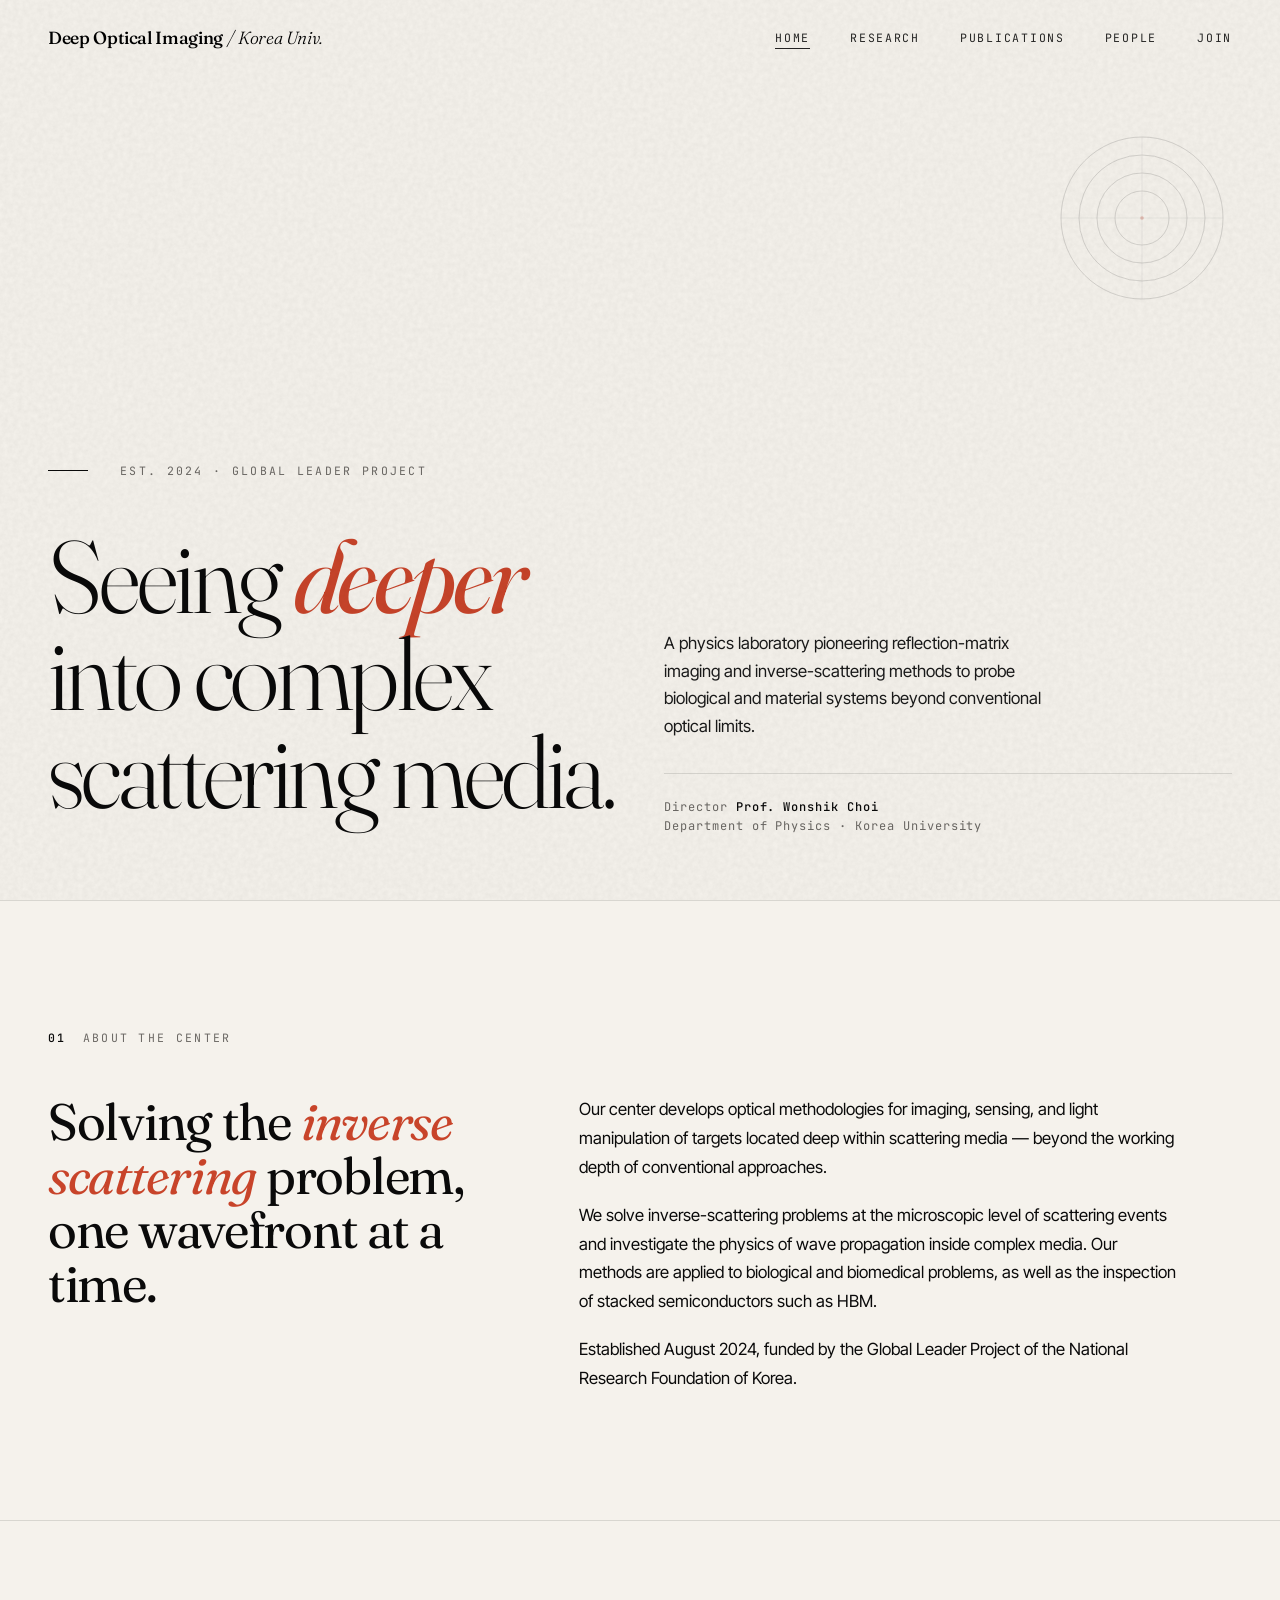
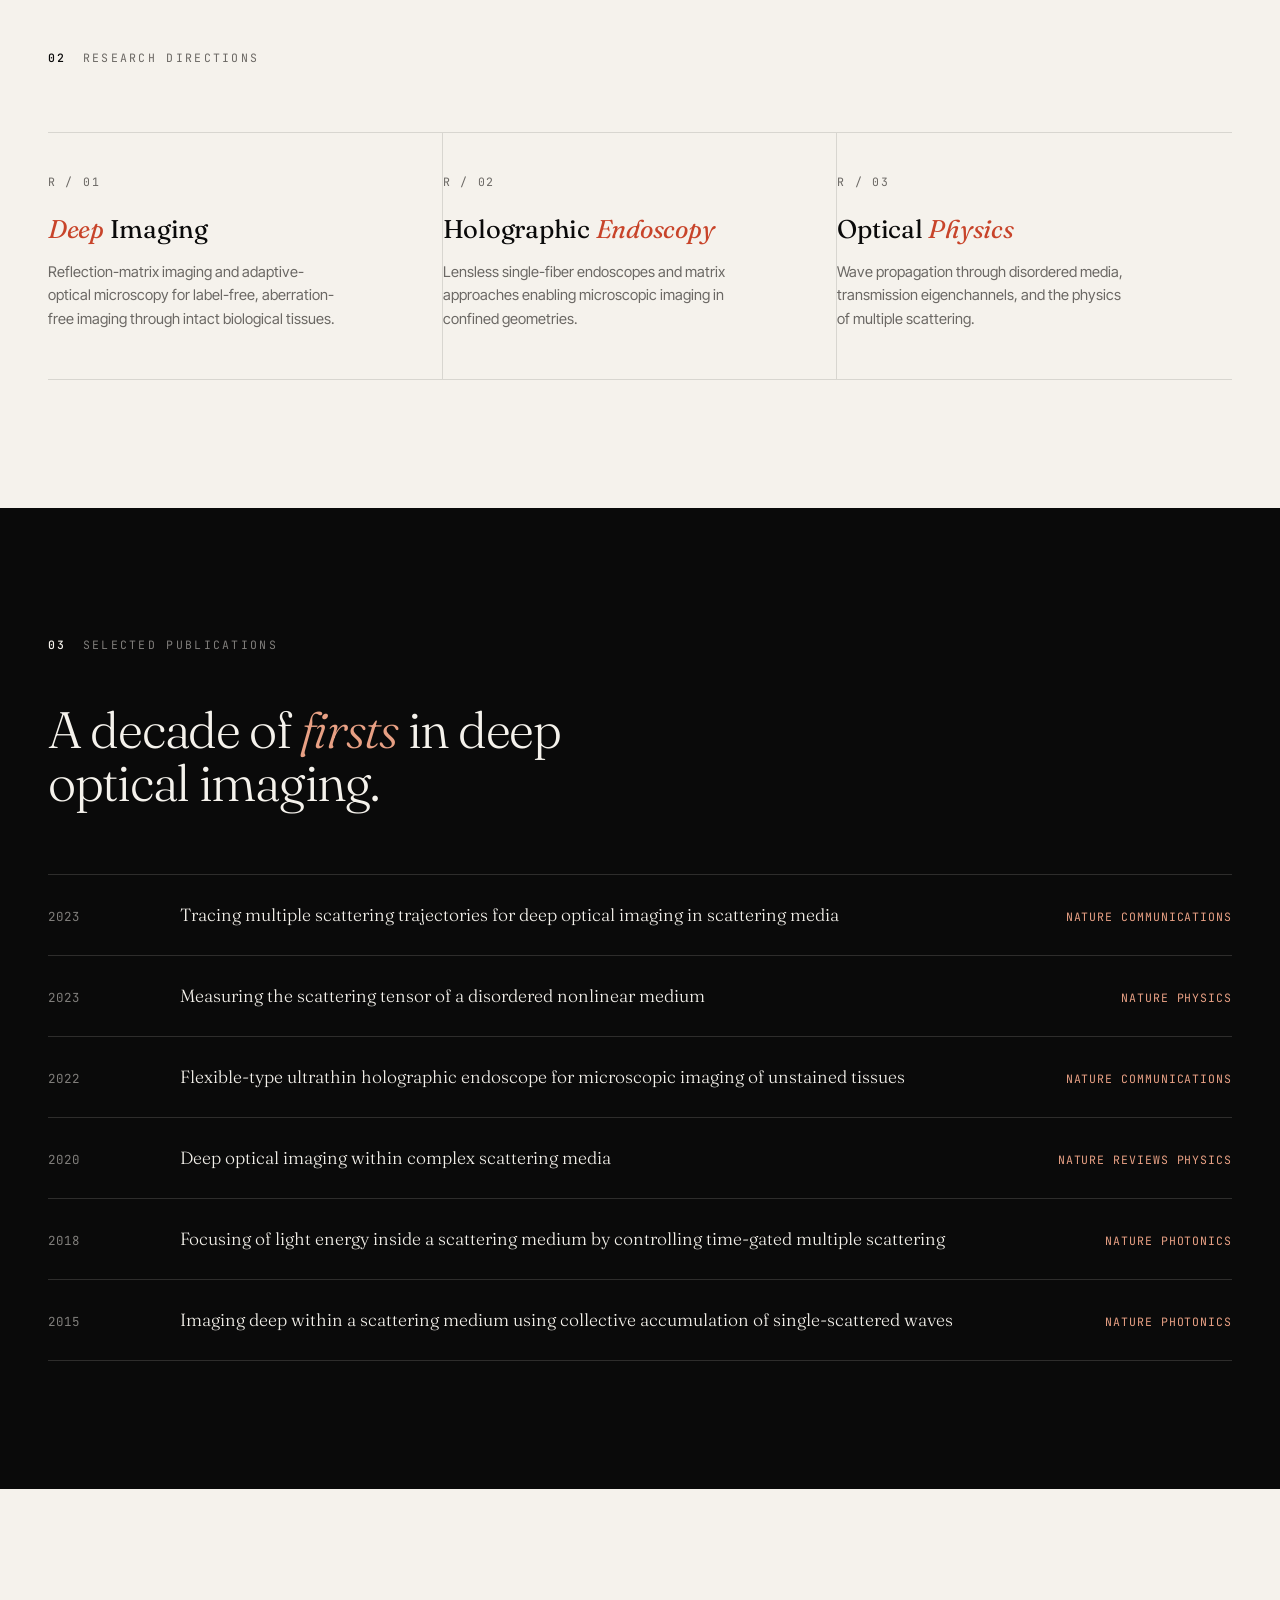
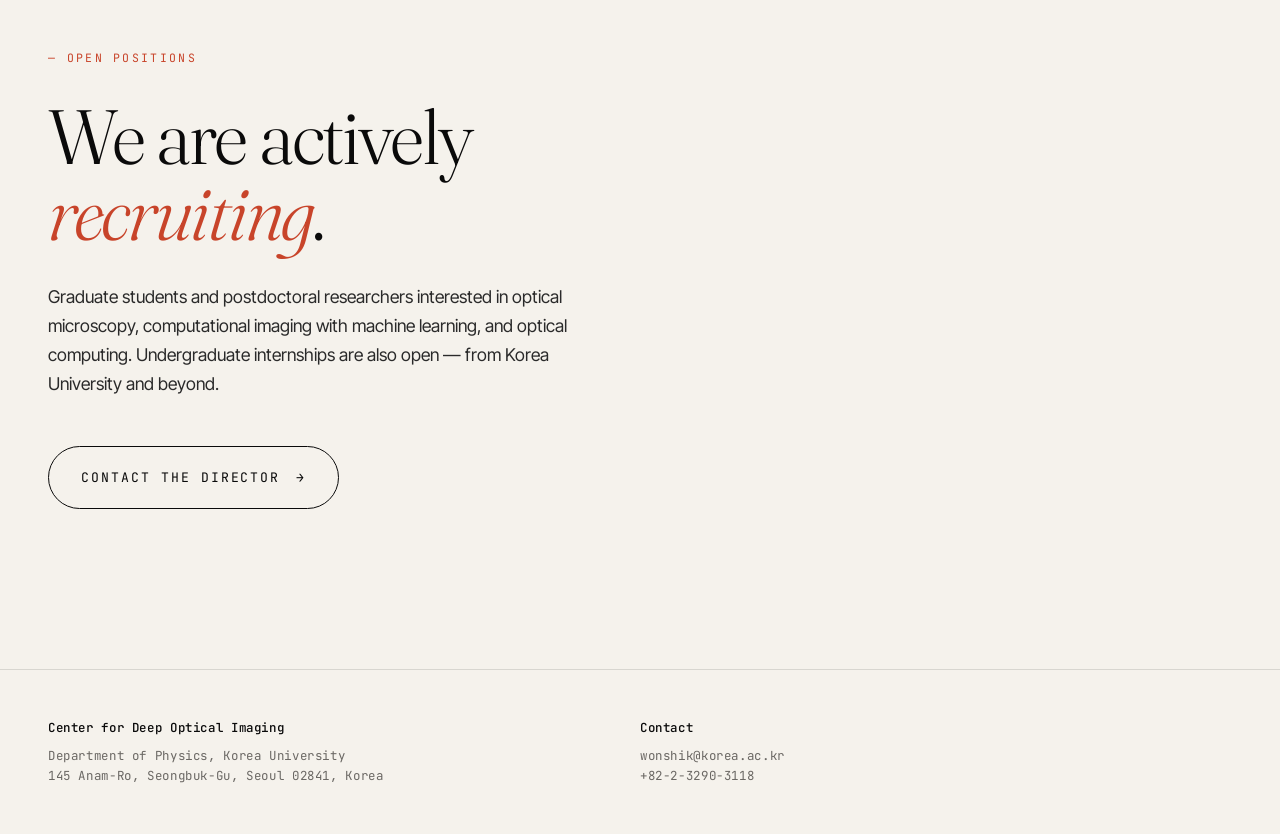
<file: index.html>
<!DOCTYPE html>
<html lang="en">
<head>
<meta charset="UTF-8" />
<meta name="viewport" content="width=device-width, initial-scale=1.0" />
<title>Center for Deep Optical Imaging — Korea University</title>
<link rel="preconnect" href="https://fonts.googleapis.com">
<link rel="preconnect" href="https://fonts.gstatic.com" crossorigin>
<link href="https://fonts.googleapis.com/css2?family=Fraunces:opsz,wght@9..144,300;9..144,400;9..144,500;9..144,600&family=JetBrains+Mono:wght@400;500&family=Inter+Tight:wght@400;500;600&display=swap" rel="stylesheet">
<link rel="stylesheet" href="css/main.css">
<style>
  /* Home-specific styles */
  .hero {
    min-height: 100vh;
    padding: 8rem 3rem 3rem;
    display: grid;
    grid-template-columns: 1fr 1fr;
    gap: 3rem;
    align-items: end;
    position: relative;
  }
  .hero-meta {
    font-family: 'JetBrains Mono', monospace;
    font-size: 0.72rem;
    letter-spacing: 0.2em;
    text-transform: uppercase;
    color: var(--muted);
    display: flex; gap: 2rem; align-items: center;
    margin-bottom: 3rem;
  }
  .hero-meta::before { content: ''; width: 40px; height: 1px; background: var(--ink); }
  .hero-title {
    font-family: 'Fraunces', serif;
    font-size: clamp(3rem, 8vw, 7.5rem);
    font-weight: 300;
    line-height: 0.95;
    letter-spacing: -0.035em;
    margin-bottom: 2rem;
  }
  .hero-title em { font-style: italic; font-weight: 400; color: var(--accent); }
  .hero-right { display: flex; flex-direction: column; gap: 2rem; padding-bottom: 1rem; }
  .hero-description { font-size: 1.05rem; line-height: 1.65; max-width: 38ch; color: #1a1a1a; }
  .hero-pi {
    padding-top: 1.5rem;
    border-top: 1px solid var(--line);
    font-family: 'JetBrains Mono', monospace;
    font-size: 0.75rem; letter-spacing: 0.08em; color: var(--muted);
  }
  .hero-pi strong { color: var(--ink); font-weight: 500; }
  .hero-visual {
    position: absolute; right: 3rem; top: 8rem;
    width: 180px; height: 180px; opacity: 0.3;
  }
  .hero-visual svg { width: 100%; height: 100%; }
  @keyframes driftA { 0%,100% { transform: translate(0,0); } 50% { transform: translate(12px, -8px); } }
  @keyframes driftB { 0%,100% { transform: translate(0,0); } 50% { transform: translate(-10px, 10px); } }

  .overview-grid {
    display: grid;
    grid-template-columns: 2fr 3fr;
    gap: 6rem;
    align-items: start;
  }
  .overview-heading {
    font-family: 'Fraunces', serif;
    font-size: clamp(2rem, 4vw, 3.5rem);
    line-height: 1.05;
    letter-spacing: -0.025em;
    font-weight: 400;
  }
  .overview-heading em { font-style: italic; color: var(--accent); }
  .overview-body { font-size: 1.05rem; line-height: 1.7; max-width: 60ch; }
  .overview-body p + p { margin-top: 1.25rem; }

  .research-grid {
    display: grid;
    grid-template-columns: repeat(3, 1fr);
    gap: 0;
    margin-top: 4rem;
    border-top: 1px solid var(--line);
  }
  .research-card {
    padding: 2.5rem 2rem 3rem 0;
    border-right: 1px solid var(--line);
    border-bottom: 1px solid var(--line);
    transition: background 0.4s, padding 0.4s;
    cursor: pointer;
    text-decoration: none; color: inherit; display: block;
  }
  .research-card:hover { background: var(--paper-soft); padding-left: 1rem; }
  .research-card:last-child { border-right: none; }
  .research-num { font-family: 'JetBrains Mono', monospace; font-size: 0.72rem; color: var(--muted); letter-spacing: 0.15em; margin-bottom: 1.5rem; }
  .research-title {
    font-family: 'Fraunces', serif; font-size: 1.6rem;
    font-weight: 400; letter-spacing: -0.01em; line-height: 1.15; margin-bottom: 1rem;
  }
  .research-title em { font-style: italic; color: var(--accent); }
  .research-desc { font-size: 0.92rem; color: var(--muted); line-height: 1.6; max-width: 32ch; }

  .pubs { background: var(--ink); color: var(--paper); padding: 8rem 3rem; }
  .pubs .section-label { color: rgba(245,242,236,0.5); }
  .pubs .section-label::before { color: var(--paper); }
  .pubs-heading {
    font-family: 'Fraunces', serif;
    font-size: clamp(2rem, 4vw, 3.5rem);
    font-weight: 300; line-height: 1.05; letter-spacing: -0.025em;
    max-width: 20ch; margin-bottom: 4rem;
  }
  .pubs-heading em { font-style: italic; color: var(--accent-soft); }
  .pub-list { list-style: none; }
  .pub-item {
    display: grid;
    grid-template-columns: 100px 1fr auto;
    gap: 2rem; padding: 1.75rem 0;
    border-top: 1px solid var(--line-dark);
    align-items: baseline; transition: padding 0.3s;
  }
  .pub-item:last-child { border-bottom: 1px solid var(--line-dark); }
  .pub-item:hover { padding-left: 1rem; }
  .pub-year { font-family: 'JetBrains Mono', monospace; font-size: 0.78rem; color: rgba(245,242,236,0.5); letter-spacing: 0.08em; }
  .pub-title { font-family: 'Fraunces', serif; font-size: 1.1rem; line-height: 1.35; font-weight: 300; }
  .pub-venue {
    font-family: 'JetBrains Mono', monospace; font-size: 0.72rem;
    color: var(--accent-soft); letter-spacing: 0.08em; text-transform: uppercase; white-space: nowrap;
  }

  .join { padding: 10rem 3rem; }
  .join-inner { max-width: 900px; }
  .join-label { font-family: 'JetBrains Mono', monospace; font-size: 0.72rem; letter-spacing: 0.2em; text-transform: uppercase; color: var(--accent); margin-bottom: 2rem; }
  .join-heading {
    font-family: 'Fraunces', serif;
    font-size: clamp(2.5rem, 6vw, 5rem);
    font-weight: 300; line-height: 0.98; letter-spacing: -0.03em; margin-bottom: 2rem;
  }
  .join-heading em { font-style: italic; color: var(--accent); }
  .join-body { font-size: 1.1rem; line-height: 1.65; max-width: 55ch; margin-bottom: 3rem; color: #2a2a2a; }
  .join-cta {
    display: inline-flex; align-items: center; gap: 1rem;
    font-family: 'JetBrains Mono', monospace; font-size: 0.82rem; letter-spacing: 0.15em; text-transform: uppercase;
    color: var(--ink); text-decoration: none;
    padding: 1.25rem 2rem; border: 1px solid var(--ink); border-radius: 999px;
    transition: all 0.3s;
  }
  .join-cta:hover { background: var(--ink); color: var(--paper); }
  .join-cta::after { content: '→'; transition: transform 0.3s; }
  .join-cta:hover::after { transform: translateX(4px); }

  @media (max-width: 900px) {
    .hero { grid-template-columns: 1fr; padding: 6rem 1.5rem 3rem; }
    .hero-visual { display: none; }
    .pubs, .join { padding: 5rem 1.5rem; }
    .overview-grid { grid-template-columns: 1fr; gap: 2rem; }
    .research-grid { grid-template-columns: 1fr; }
    .research-card { border-right: none; }
    .pub-item { grid-template-columns: 1fr; gap: 0.5rem; }
  }
</style>
</head>
<body>

<nav class="site-nav">
  <a href="index.html" class="nav-logo">Deep Optical Imaging<span> / Korea Univ.</span></a>
  <button class="nav-toggle" aria-label="Menu"><span></span><span></span><span></span></button>
  <ul class="nav-links">
    <li><a href="index.html" class="active">Home</a></li>
    <li><a href="research.html">Research</a></li>
    <li><a href="publications.html">Publications</a></li>
    <li><a href="people.html">People</a></li>
    <li><a href="#join">Join</a></li>
  </ul>
</nav>

<section class="hero">
  <div class="hero-visual">
    <svg viewBox="0 0 200 200" xmlns="http://www.w3.org/2000/svg">
      <g stroke="#0a0a0a" stroke-width="0.5" fill="none">
        <circle cx="100" cy="100" r="30" style="animation: driftA 8s ease-in-out infinite;"/>
        <circle cx="100" cy="100" r="50"/>
        <circle cx="100" cy="100" r="70" style="animation: driftB 10s ease-in-out infinite;"/>
        <circle cx="100" cy="100" r="90"/>
      </g>
      <g fill="#c8442a"><circle cx="100" cy="100" r="2"/></g>
      <g stroke="#0a0a0a" stroke-width="0.3" opacity="0.6">
        <line x1="10" y1="100" x2="190" y2="100"/>
        <line x1="100" y1="10" x2="100" y2="190"/>
      </g>
    </svg>
  </div>

  <div>
    <div class="hero-meta"><span>Est. 2024 · Global Leader Project</span></div>
    <h1 class="hero-title">
      Seeing <em>deeper</em><br>
      into complex<br>
      scattering media.
    </h1>
  </div>

  <div class="hero-right">
    <p class="hero-description">
      A physics laboratory pioneering reflection-matrix imaging and inverse-scattering methods to probe biological and material systems beyond conventional optical limits.
    </p>
    <div class="hero-pi">
      Director <strong>Prof. Wonshik Choi</strong><br>
      Department of Physics · Korea University
    </div>
  </div>
</section>

<section class="section" id="overview">
  <div class="section-label" data-num="01">About the Center</div>
  <div class="overview-grid">
    <h2 class="overview-heading">
      Solving the <em>inverse scattering</em> problem, one wavefront at a time.
    </h2>
    <div class="overview-body">
      <p>Our center develops optical methodologies for imaging, sensing, and light manipulation of targets located deep within scattering media — beyond the working depth of conventional approaches.</p>
      <p>We solve inverse-scattering problems at the microscopic level of scattering events and investigate the physics of wave propagation inside complex media. Our methods are applied to biological and biomedical problems, as well as the inspection of stacked semiconductors such as HBM.</p>
      <p>Established August 2024, funded by the Global Leader Project of the National Research Foundation of Korea.</p>
    </div>
  </div>
</section>

<section class="section" id="research">
  <div class="section-label" data-num="02">Research Directions</div>
  <div class="research-grid">
    <a href="research.html#deep-imaging" class="research-card">
      <div class="research-num">R / 01</div>
      <h3 class="research-title"><em>Deep</em> Imaging</h3>
      <p class="research-desc">Reflection-matrix imaging and adaptive-optical microscopy for label-free, aberration-free imaging through intact biological tissues.</p>
    </a>
    <a href="research.html#endoscopy" class="research-card">
      <div class="research-num">R / 02</div>
      <h3 class="research-title">Holographic <em>Endoscopy</em></h3>
      <p class="research-desc">Lensless single-fiber endoscopes and matrix approaches enabling microscopic imaging in confined geometries.</p>
    </a>
    <a href="research.html#optical-physics" class="research-card">
      <div class="research-num">R / 03</div>
      <h3 class="research-title">Optical <em>Physics</em></h3>
      <p class="research-desc">Wave propagation through disordered media, transmission eigenchannels, and the physics of multiple scattering.</p>
    </a>
  </div>
</section>

<section class="pubs" id="publications">
  <div class="section-label" data-num="03">Selected Publications</div>
  <h2 class="pubs-heading">A decade of <em>firsts</em> in deep optical imaging.</h2>
  <ul class="pub-list">
    <li class="pub-item">
      <span class="pub-year">2023</span>
      <span class="pub-title">Tracing multiple scattering trajectories for deep optical imaging in scattering media</span>
      <span class="pub-venue">Nature Communications</span>
    </li>
    <li class="pub-item">
      <span class="pub-year">2023</span>
      <span class="pub-title">Measuring the scattering tensor of a disordered nonlinear medium</span>
      <span class="pub-venue">Nature Physics</span>
    </li>
    <li class="pub-item">
      <span class="pub-year">2022</span>
      <span class="pub-title">Flexible-type ultrathin holographic endoscope for microscopic imaging of unstained tissues</span>
      <span class="pub-venue">Nature Communications</span>
    </li>
    <li class="pub-item">
      <span class="pub-year">2020</span>
      <span class="pub-title">Deep optical imaging within complex scattering media</span>
      <span class="pub-venue">Nature Reviews Physics</span>
    </li>
    <li class="pub-item">
      <span class="pub-year">2018</span>
      <span class="pub-title">Focusing of light energy inside a scattering medium by controlling time-gated multiple scattering</span>
      <span class="pub-venue">Nature Photonics</span>
    </li>
    <li class="pub-item">
      <span class="pub-year">2015</span>
      <span class="pub-title">Imaging deep within a scattering medium using collective accumulation of single-scattered waves</span>
      <span class="pub-venue">Nature Photonics</span>
    </li>
  </ul>
</section>

<section class="join" id="join">
  <div class="join-inner">
    <div class="join-label">— Open Positions</div>
    <h2 class="join-heading">We are actively<br><em>recruiting</em>.</h2>
    <p class="join-body">Graduate students and postdoctoral researchers interested in optical microscopy, computational imaging with machine learning, and optical computing. Undergraduate internships are also open — from Korea University and beyond.</p>
    <a href="mailto:wonshik@korea.ac.kr" class="join-cta">Contact the Director</a>
  </div>
</section>

<footer>
  <div>
    <strong>Center for Deep Optical Imaging</strong>
    Department of Physics, Korea University<br>
    145 Anam-Ro, Seongbuk-Gu, Seoul 02841, Korea
  </div>
  <div>
    <strong>Contact</strong>
    <a href="mailto:wonshik@korea.ac.kr">wonshik@korea.ac.kr</a><br>
    +82-2-3290-3118
  </div>
</footer>

<script src="js/reveal.js"></script>
</body>
</html>
</file>
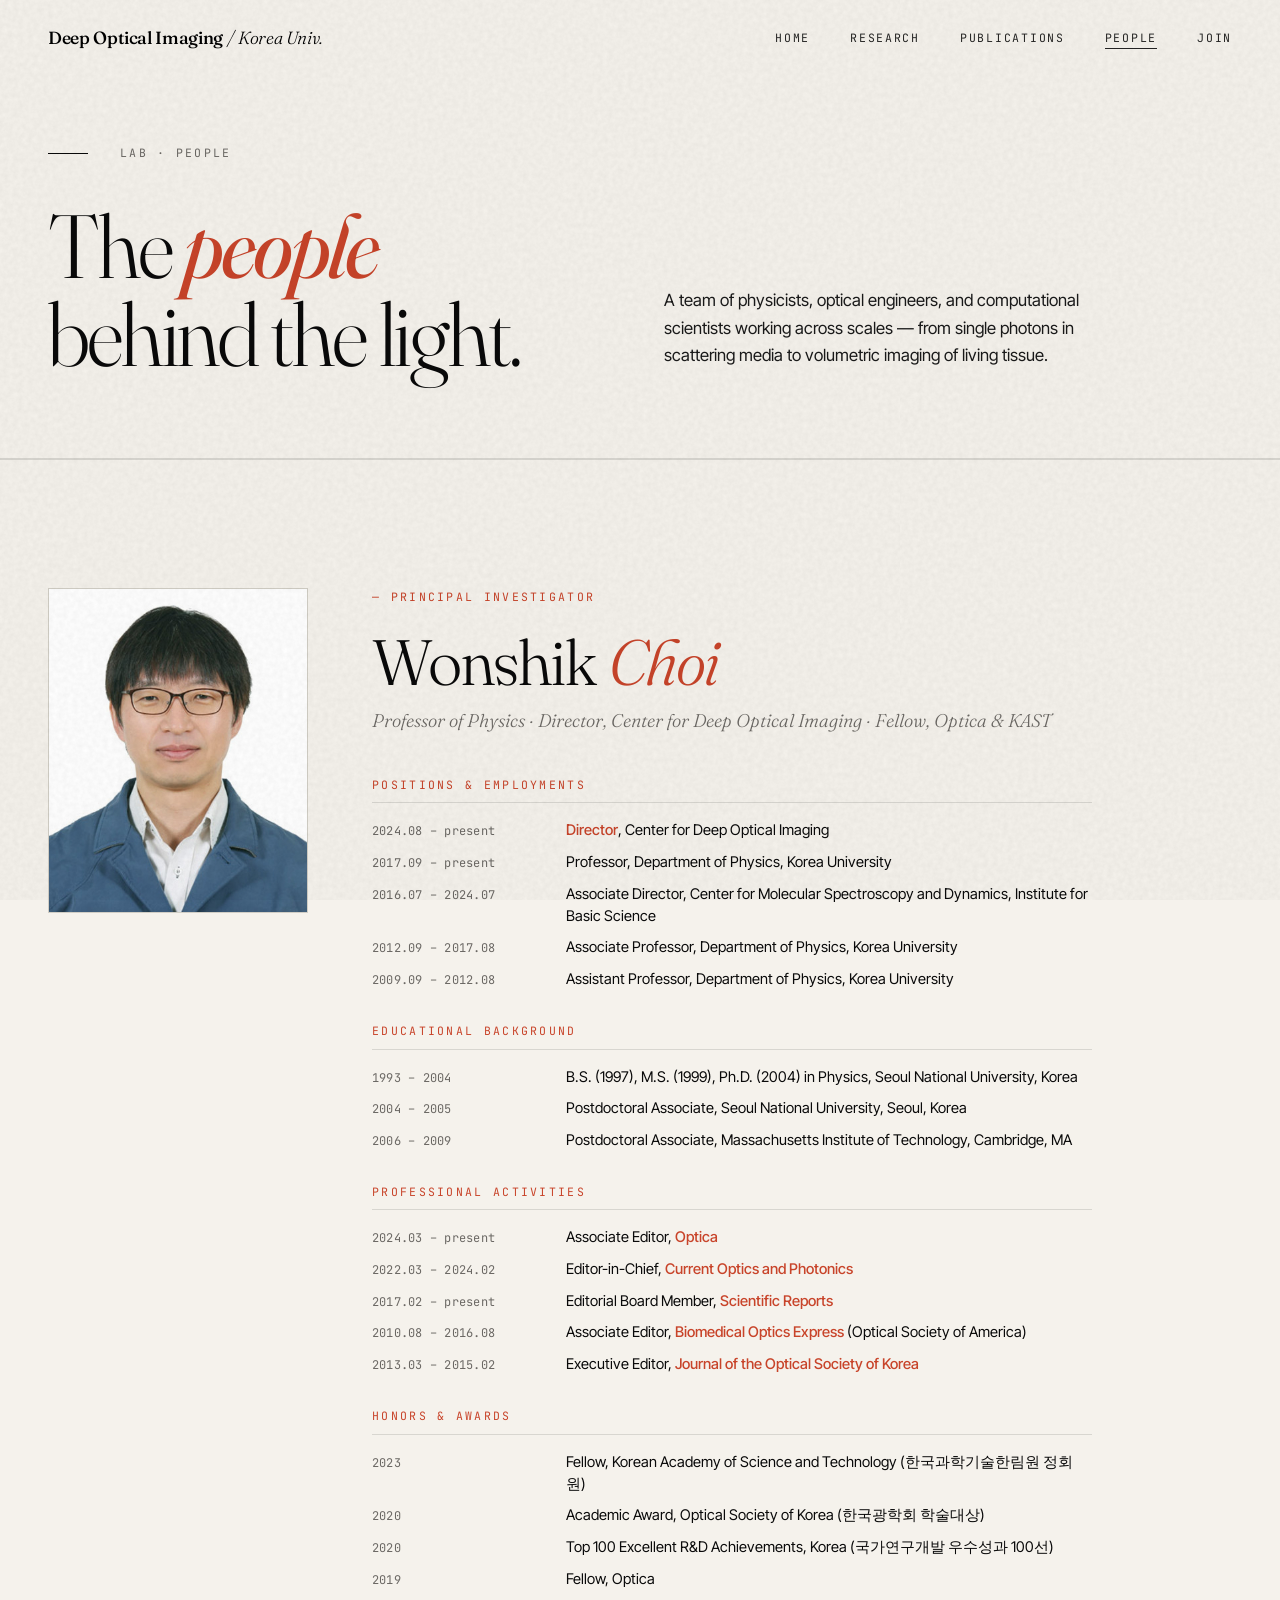
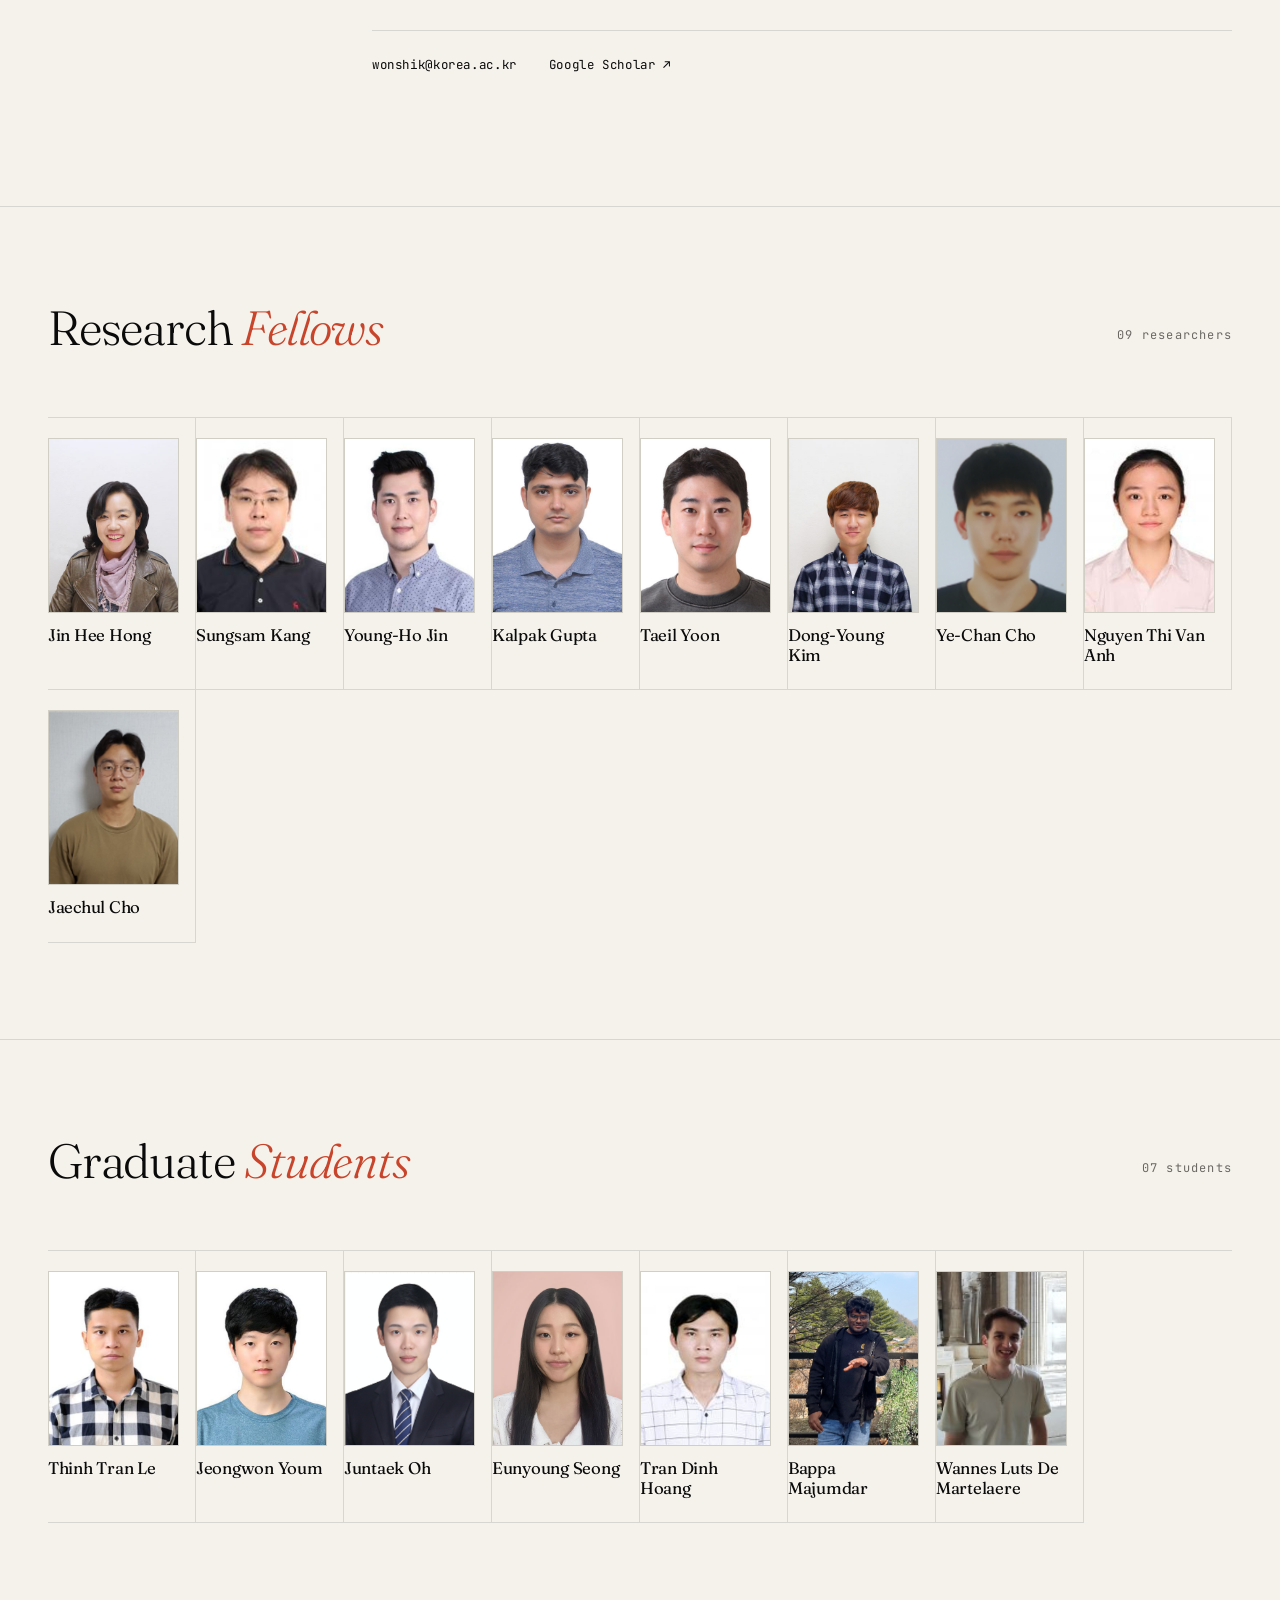
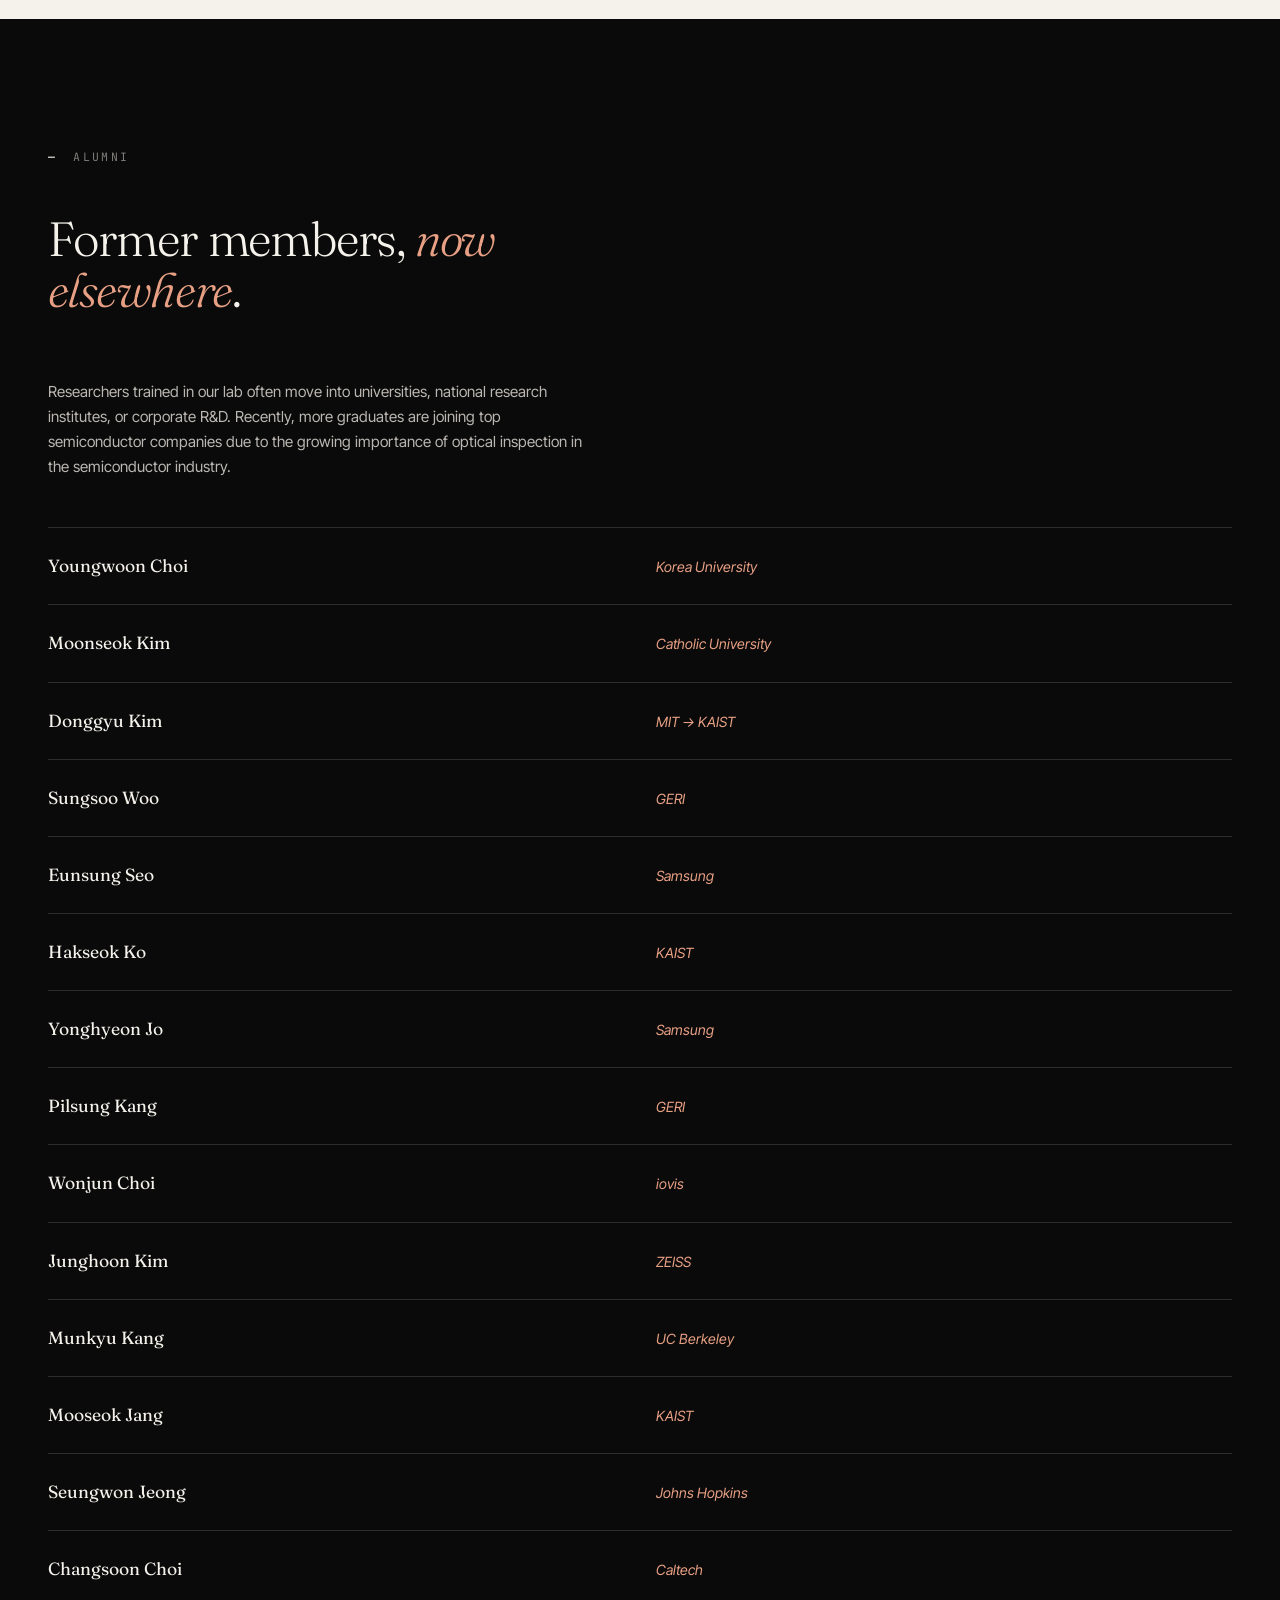
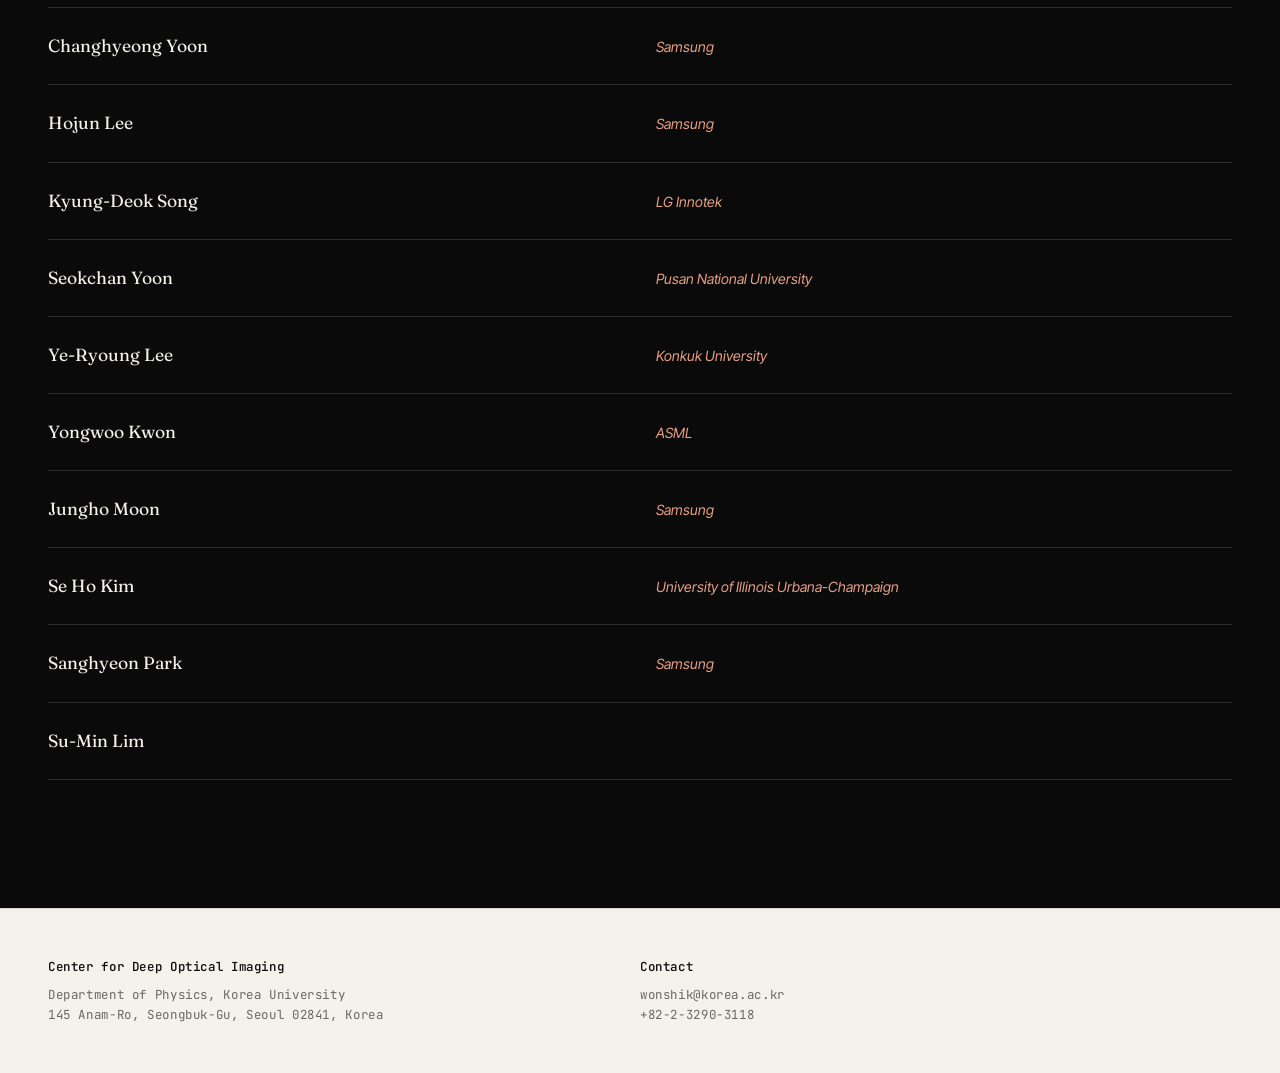
<file: people.html>
<!DOCTYPE html>
<html lang="en">
<head>
<meta charset="UTF-8" />
<meta name="viewport" content="width=device-width, initial-scale=1.0" />
<title>People — Center for Deep Optical Imaging</title>
<link rel="preconnect" href="https://fonts.googleapis.com">
<link rel="preconnect" href="https://fonts.gstatic.com" crossorigin>
<link href="https://fonts.googleapis.com/css2?family=Fraunces:opsz,wght@9..144,300;9..144,400;9..144,500;9..144,600&family=JetBrains+Mono:wght@400;500&family=Inter+Tight:wght@400;500;600&display=swap" rel="stylesheet">
<link rel="stylesheet" href="css/main.css">
<style>
  /* ---- PI feature block ---- */
  .pi-block {
    padding: 8rem 3rem;
    display: grid;
    grid-template-columns: 260px 1fr;
    gap: 4rem;
    align-items: start;
    border-top: 1px solid var(--line);
  }
  .pi-portrait {
    aspect-ratio: 4 / 5;
    background: var(--paper-soft);
    position: relative;
    overflow: hidden;
    border: 1px solid var(--line);
    max-width: 260px;
  }
  /* Portrait placeholder with abstract optical pattern */
  .pi-portrait::before {
    content: '';
    position: absolute; inset: 0;
    background:
      radial-gradient(circle at 50% 40%, rgba(200,68,42,0.15) 0%, transparent 40%),
      repeating-linear-gradient(
        135deg,
        transparent 0,
        transparent 8px,
        rgba(10,10,10,0.04) 8px,
        rgba(10,10,10,0.04) 9px
      );
  }
  .pi-portrait-label {
    position: absolute;
    bottom: 1.5rem; left: 1.5rem;
    font-family: 'JetBrains Mono', monospace;
    font-size: 0.7rem;
    letter-spacing: 0.2em;
    text-transform: uppercase;
    color: var(--muted);
  }

  .pi-info .pi-role {
    font-family: 'JetBrains Mono', monospace;
    font-size: 0.72rem;
    letter-spacing: 0.2em;
    text-transform: uppercase;
    color: var(--accent);
    margin-bottom: 1.5rem;
  }
  .pi-info .pi-name {
    font-family: 'Fraunces', serif;
    font-size: clamp(2.5rem, 5vw, 4rem);
    font-weight: 300;
    letter-spacing: -0.03em;
    line-height: 1;
    margin-bottom: 0.75rem;
  }
  .pi-info .pi-name em { font-style: italic; color: var(--accent); }
  .pi-info .pi-title {
    font-family: 'Fraunces', serif;
    font-style: italic;
    font-weight: 300;
    font-size: 1.15rem;
    color: var(--muted);
    margin-bottom: 2.5rem;
  }
  .pi-bio {
    font-size: 1rem;
    line-height: 1.7;
    max-width: 52ch;
    margin-bottom: 2rem;
  }
  .pi-bio p + p { margin-top: 1rem; }

  /* ---- Structured CV ---- */
  .pi-cv {
    margin-bottom: 2.5rem;
    max-width: 720px;
  }
  .pi-cv-section + .pi-cv-section { margin-top: 2rem; }
  .pi-cv-title {
    font-family: 'JetBrains Mono', monospace;
    font-size: 0.72rem;
    letter-spacing: 0.2em;
    text-transform: uppercase;
    color: var(--accent);
    margin-bottom: 1rem;
    padding-bottom: 0.5rem;
    border-bottom: 1px solid var(--line);
  }
  .pi-cv-list {
    list-style: none;
    display: grid;
    gap: 0.6rem;
  }
  .pi-cv-list li {
    display: grid;
    grid-template-columns: 170px 1fr;
    gap: 1.5rem;
    font-size: 0.92rem;
    line-height: 1.5;
    align-items: baseline;
  }
  .pi-cv-list .cv-when {
    font-family: 'JetBrains Mono', monospace;
    font-size: 0.75rem;
    color: var(--muted);
    letter-spacing: 0.02em;
    white-space: nowrap;
  }
  .pi-cv-list .cv-what { color: var(--ink); }
  .pi-cv-list .cv-what em { color: var(--accent); font-style: normal; font-weight: 500; }

  @media (max-width: 700px) {
    .pi-cv-list li { grid-template-columns: 1fr; gap: 0.2rem; }
  }
  .pi-links {
    display: flex;
    gap: 2rem;
    padding-top: 1.5rem;
    border-top: 1px solid var(--line);
    font-family: 'JetBrains Mono', monospace;
    font-size: 0.78rem;
    letter-spacing: 0.05em;
  }
  .pi-links a {
    color: var(--ink);
    text-decoration: none;
    border-bottom: 1px solid transparent;
    padding-bottom: 2px;
    transition: border-color 0.3s, color 0.3s;
  }
  .pi-links a:hover { border-color: var(--accent); color: var(--accent); }

  /* ---- People section (postdocs/students) ---- */
  .people-section {
    padding: 6rem 3rem;
    border-top: 1px solid var(--line);
  }
  .people-section-header {
    display: grid;
    grid-template-columns: 1fr 2fr;
    gap: 3rem;
    align-items: end;
    margin-bottom: 4rem;
  }
  .people-section-title {
    font-family: 'Fraunces', serif;
    font-size: clamp(2rem, 4vw, 3rem);
    font-weight: 300;
    letter-spacing: -0.025em;
    line-height: 1.05;
  }
  .people-section-title em { font-style: italic; color: var(--accent); }
  .people-count {
    font-family: 'JetBrains Mono', monospace;
    font-size: 0.75rem;
    letter-spacing: 0.1em;
    color: var(--muted);
    text-align: right;
    padding-bottom: 0.5rem;
  }

  .people-grid {
    display: grid;
    grid-template-columns: repeat(auto-fill, minmax(140px, 1fr));
    gap: 0;
    border-top: 1px solid var(--line);
  }
  .person {
    padding: 1.25rem 1rem 1.25rem 0;
    border-right: 1px solid var(--line);
    border-bottom: 1px solid var(--line);
    transition: background 0.3s, padding 0.3s;
    display: block;
    text-decoration: none;
    color: inherit;
    cursor: pointer;
  }
  .person:hover {
    background: var(--paper-soft);
    padding-left: 1rem;
  }
  .person-photo {
    aspect-ratio: 3 / 4;
    background: var(--paper-soft);
    position: relative;
    overflow: hidden;
    margin-bottom: 0.85rem;
    border: 1px solid var(--line);
  }
  .person-photo img {
    width: 100%; height: 100%;
    object-fit: cover;
    position: relative; z-index: 1;
  }
  /* Abstract placeholder pattern — varies per index via nth-child */
  .person-photo::before {
    content: '';
    position: absolute; inset: 0;
    background:
      radial-gradient(circle at var(--cx, 50%) var(--cy, 50%), rgba(200,68,42,0.12) 0%, transparent 45%),
      repeating-linear-gradient(
        var(--angle, 45deg),
        transparent 0,
        transparent 6px,
        rgba(10,10,10,0.05) 6px,
        rgba(10,10,10,0.05) 7px
      );
  }
  .person-photo::after {
    content: '';
    position: absolute;
    width: 8px; height: 8px;
    background: var(--accent);
    border-radius: 50%;
    top: var(--dot-y, 30%);
    left: var(--dot-x, 70%);
    opacity: 0.6;
  }
  .person:nth-child(6n+1) .person-photo { --cx: 30%; --cy: 60%; --angle: 30deg; --dot-x: 70%; --dot-y: 30%; }
  .person:nth-child(6n+2) .person-photo { --cx: 70%; --cy: 30%; --angle: 60deg; --dot-x: 30%; --dot-y: 70%; }
  .person:nth-child(6n+3) .person-photo { --cx: 50%; --cy: 50%; --angle: 90deg; --dot-x: 50%; --dot-y: 80%; }
  .person:nth-child(6n+4) .person-photo { --cx: 20%; --cy: 80%; --angle: 120deg; --dot-x: 80%; --dot-y: 20%; }
  .person:nth-child(6n+5) .person-photo { --cx: 80%; --cy: 20%; --angle: 150deg; --dot-x: 20%; --dot-y: 50%; }
  .person:nth-child(6n)   .person-photo { --cx: 40%; --cy: 40%; --angle: 0deg;   --dot-x: 60%; --dot-y: 60%; }

  .person-index { display: none; }
  .person-name {
    font-family: 'Fraunces', serif;
    font-size: 1.05rem;
    font-weight: 400;
    letter-spacing: -0.015em;
    margin-bottom: 0.25rem;
    line-height: 1.15;
  }
  .person-role {
    font-family: 'Inter Tight', sans-serif;
    font-size: 0.75rem;
    color: var(--muted);
    font-style: italic;
  }
  .person-interest {
    margin-top: 0.75rem;
    font-size: 0.8rem;
    color: var(--muted);
    line-height: 1.5;
  }

  /* ---- Alumni strip ---- */
  .alumni {
    padding: 8rem 3rem;
    background: var(--ink);
    color: var(--paper);
    border-top: 1px solid var(--line);
  }
  .alumni .section-label { color: rgba(245,242,236,0.5); }
  .alumni .section-label::before { color: var(--paper); }
  .alumni-heading {
    font-family: 'Fraunces', serif;
    font-size: clamp(2rem, 4vw, 3rem);
    font-weight: 300;
    letter-spacing: -0.025em;
    line-height: 1.05;
    max-width: 22ch;
    margin-bottom: 4rem;
  }
  .alumni-heading em { font-style: italic; color: var(--accent-soft); }
  .alumni-list { list-style: none; }
  .alumni-item {
    display: grid;
    grid-template-columns: 1fr 1fr;
    gap: 2rem;
    padding: 1.5rem 0;
    border-top: 1px solid var(--line-dark);
    align-items: baseline;
    font-family: 'Fraunces', serif;
  }
  .alumni-item:last-child { border-bottom: 1px solid var(--line-dark); }
  .alumni-year {
    font-family: 'JetBrains Mono', monospace;
    font-size: 0.75rem;
    color: rgba(245,242,236,0.5);
    letter-spacing: 0.08em;
  }
  .alumni-name { font-size: 1.1rem; font-weight: 400; }
  .alumni-destination {
    font-family: 'Inter Tight', sans-serif;
    font-size: 0.88rem;
    color: var(--accent-soft);
    font-style: italic;
  }

  @media (max-width: 900px) {
    .pi-block { grid-template-columns: 1fr; padding: 4rem 1.5rem; gap: 2rem; }
    .people-section { padding: 4rem 1.5rem; }
    .people-section-header { grid-template-columns: 1fr; gap: 1rem; }
    .people-count { text-align: left; }
    .people-grid { grid-template-columns: repeat(2, 1fr); }
    .alumni { padding: 4rem 1.5rem; }
    .alumni-item { grid-template-columns: 1fr; gap: 0.3rem; }
  }
</style>
</head>
<body>

<nav class="site-nav">
  <a href="index.html" class="nav-logo">Deep Optical Imaging<span> / Korea Univ.</span></a>
  <button class="nav-toggle" aria-label="Menu"><span></span><span></span><span></span></button>
  <ul class="nav-links">
    <li><a href="index.html">Home</a></li>
    <li><a href="research.html">Research</a></li>
    <li><a href="publications.html">Publications</a></li>
    <li><a href="people.html" class="active">People</a></li>
    <li><a href="index.html#join">Join</a></li>
  </ul>
</nav>

<header class="page-header">
  <div>
    <div class="page-header-meta"><span>Lab · People</span></div>
    <h1 class="page-title">
      The <em>people</em><br>behind the light.
    </h1>
  </div>
  <p class="page-header-description">
    A team of physicists, optical engineers, and computational scientists working across scales — from single photons in scattering media to volumetric imaging of living tissue.
  </p>
</header>

<!-- ============ PI ============ -->
<section class="pi-block">
  <div class="pi-portrait">
    <img src="img/people/wonshik-choi.jpg" alt="Wonshik Choi" style="width:100%;height:100%;object-fit:cover;position:relative;z-index:1;">
    <div class="pi-portrait-label">Director · Est. 2024</div>
  </div>
  <div class="pi-info">
    <div class="pi-role">— Principal Investigator</div>
    <h2 class="pi-name">Wonshik <em>Choi</em></h2>
    <p class="pi-title">Professor of Physics · Director, Center for Deep Optical Imaging · Fellow, Optica & KAST</p>
    <div class="pi-cv">
      <div class="pi-cv-section">
        <div class="pi-cv-title">Positions &amp; Employments</div>
        <ul class="pi-cv-list">
          <li><span class="cv-when">2024.08 – present</span><span class="cv-what"><em>Director</em>, Center for Deep Optical Imaging</span></li>
          <li><span class="cv-when">2017.09 – present</span><span class="cv-what">Professor, Department of Physics, Korea University</span></li>
          <li><span class="cv-when">2016.07 – 2024.07</span><span class="cv-what">Associate Director, Center for Molecular Spectroscopy and Dynamics, Institute for Basic Science</span></li>
          <li><span class="cv-when">2012.09 – 2017.08</span><span class="cv-what">Associate Professor, Department of Physics, Korea University</span></li>
          <li><span class="cv-when">2009.09 – 2012.08</span><span class="cv-what">Assistant Professor, Department of Physics, Korea University</span></li>
        </ul>
      </div>

      <div class="pi-cv-section">
        <div class="pi-cv-title">Educational Background</div>
        <ul class="pi-cv-list">
          <li><span class="cv-when">1993 – 2004</span><span class="cv-what">B.S. (1997), M.S. (1999), Ph.D. (2004) in Physics, Seoul National University, Korea</span></li>
          <li><span class="cv-when">2004 – 2005</span><span class="cv-what">Postdoctoral Associate, Seoul National University, Seoul, Korea</span></li>
          <li><span class="cv-when">2006 – 2009</span><span class="cv-what">Postdoctoral Associate, Massachusetts Institute of Technology, Cambridge, MA</span></li>
        </ul>
      </div>

      <div class="pi-cv-section">
        <div class="pi-cv-title">Professional Activities</div>
        <ul class="pi-cv-list">
          <li><span class="cv-when">2024.03 – present</span><span class="cv-what">Associate Editor, <em>Optica</em></span></li>
          <li><span class="cv-when">2022.03 – 2024.02</span><span class="cv-what">Editor-in-Chief, <em>Current Optics and Photonics</em></span></li>
          <li><span class="cv-when">2017.02 – present</span><span class="cv-what">Editorial Board Member, <em>Scientific Reports</em></span></li>
          <li><span class="cv-when">2010.08 – 2016.08</span><span class="cv-what">Associate Editor, <em>Biomedical Optics Express</em> (Optical Society of America)</span></li>
          <li><span class="cv-when">2013.03 – 2015.02</span><span class="cv-what">Executive Editor, <em>Journal of the Optical Society of Korea</em></span></li>
        </ul>
      </div>

      <div class="pi-cv-section">
        <div class="pi-cv-title">Honors &amp; Awards</div>
        <ul class="pi-cv-list">
          <li><span class="cv-when">2023</span><span class="cv-what">Fellow, Korean Academy of Science and Technology (한국과학기술한림원 정회원)</span></li>
          <li><span class="cv-when">2020</span><span class="cv-what">Academic Award, Optical Society of Korea (한국광학회 학술대상)</span></li>
          <li><span class="cv-when">2020</span><span class="cv-what">Top 100 Excellent R&amp;D Achievements, Korea (국가연구개발 우수성과 100선)</span></li>
          <li><span class="cv-when">2019</span><span class="cv-what">Fellow, Optica</span></li>
        </ul>
      </div>
    </div>
    <div class="pi-links">
      <a href="mailto:wonshik@korea.ac.kr">wonshik@korea.ac.kr</a>
      <a href="https://scholar.google.com/citations?user=kmGVTlQAAAAJ" target="_blank">Google Scholar ↗</a>
    </div>
  </div>
</section>

<!-- ============ RESEARCH FELLOWS ============ -->
<section class="people-section" id="postdocs">
  <div class="people-section-header">
    <h2 class="people-section-title">Research <em>Fellows</em></h2>
    <div class="people-count">09 researchers</div>
  </div>
  <div class="people-grid">
    <div class="person">
      <div class="person-photo"><img src="img/people/jin-hee-hong.jpg?v=2" alt="Jin Hee Hong"></div>
      <div class="person-index">F / 01</div>
      <h3 class="person-name">Jin Hee Hong</h3>
    </div>
    <div class="person">
      <div class="person-photo"><img src="img/people/sungsam-kang.jpg?v=2" alt="Sungsam Kang"></div>
      <div class="person-index">F / 02</div>
      <h3 class="person-name">Sungsam Kang</h3>
    </div>
    <div class="person">
      <div class="person-photo"><img src="img/people/young-ho-jin.jpg" alt="Young-Ho Jin"></div>
      <div class="person-index">F / 03</div>
      <h3 class="person-name">Young-Ho Jin</h3>
    </div>
    <div class="person">
      <div class="person-photo"><img src="img/people/kalpak-gupta.jpg" alt="Kalpak Gupta"></div>
      <div class="person-index">F / 04</div>
      <h3 class="person-name">Kalpak Gupta</h3>
    </div>
    <div class="person">
      <div class="person-photo"><img src="img/people/taeil-yoon.jpg" alt="Taeil Yoon"></div>
      <div class="person-index">F / 05</div>
      <h3 class="person-name">Taeil Yoon</h3>
    </div>
    <div class="person">
      <div class="person-photo"><img src="img/people/dong-young-kim.jpg" alt="Dong-Young Kim"></div>
      <div class="person-index">F / 06</div>
      <h3 class="person-name">Dong-Young Kim</h3>
    </div>
    <div class="person">
      <div class="person-photo"><img src="img/people/ye-chan-cho.png" alt="Ye-Chan Cho"></div>
      <div class="person-index">F / 07</div>
      <h3 class="person-name">Ye-Chan Cho</h3>
    </div>
    <div class="person">
      <div class="person-photo"><img src="img/people/nguyen-thi-van-anh.jpg" alt="Nguyen Thi Van Anh"></div>
      <div class="person-index">F / 08</div>
      <h3 class="person-name">Nguyen Thi Van Anh</h3>
    </div>
    <div class="person">
      <div class="person-photo"><img src="img/people/jaechul-cho.png" alt="Jaechul Cho"></div>
      <div class="person-index">F / 09</div>
      <h3 class="person-name">Jaechul Cho</h3>
    </div>
  </div>
</section>

<!-- ============ GRADUATE STUDENTS ============ -->
<section class="people-section" id="graduate">
  <div class="people-section-header">
    <h2 class="people-section-title">Graduate <em>Students</em></h2>
    <div class="people-count">07 students</div>
  </div>
  <div class="people-grid">
    <div class="person">
      <div class="person-photo"><img src="img/people/thinh-tran-le.jpg" alt="Thinh Tran Le"></div>
      <div class="person-index">G / 01</div>
      <h3 class="person-name">Thinh Tran Le</h3>
    </div>
    <div class="person">
      <div class="person-photo"><img src="img/people/jeongwon-youm.jpg" alt="Jeongwon Youm"></div>
      <div class="person-index">G / 02</div>
      <h3 class="person-name">Jeongwon Youm</h3>
    </div>
    <div class="person">
      <div class="person-photo"><img src="img/people/juntaek-oh.png" alt="Juntaek Oh"></div>
      <div class="person-index">G / 03</div>
      <h3 class="person-name">Juntaek Oh</h3>
    </div>
    <div class="person">
      <div class="person-photo"><img src="img/people/eunyoung-seong.jpg" alt="Eunyoung Seong"></div>
      <div class="person-index">G / 04</div>
      <h3 class="person-name">Eunyoung Seong</h3>
    </div>
    <div class="person">
      <div class="person-photo"><img src="img/people/tran-dinh-hoang.jpg" alt="Tran Dinh Hoang"></div>
      <div class="person-index">G / 05</div>
      <h3 class="person-name">Tran Dinh Hoang</h3>
    </div>
    <div class="person">
      <div class="person-photo"><img src="img/people/bappa-majumdar.png" alt="Bappa Majumdar"></div>
      <div class="person-index">G / 06</div>
      <h3 class="person-name">Bappa Majumdar</h3>
    </div>
    <div class="person">
      <div class="person-photo"><img src="img/people/wannes-luts-de-martelaere.jpg" alt="Wannes Luts De Martelaere"></div>
      <div class="person-index">G / 07</div>
      <h3 class="person-name">Wannes Luts De Martelaere</h3>
    </div>
  </div>
</section>

<!-- ============ ALUMNI ============ -->
<section class="alumni">
  <div class="section-label" data-num="—">Alumni</div>
  <h2 class="alumni-heading">Former members, <em>now elsewhere</em>.</h2>
  <p style="font-size: 0.95rem; line-height: 1.65; max-width: 60ch; margin-bottom: 3rem; color: rgba(245,242,236,0.75);">
    Researchers trained in our lab often move into universities, national research institutes, or corporate R&D. Recently, more graduates are joining top semiconductor companies due to the growing importance of optical inspection in the semiconductor industry.
  </p>
  <ul class="alumni-list">
    <li class="alumni-item">
      <span class="alumni-name">Youngwoon Choi</span>
      <span class="alumni-destination">Korea University</span>
    </li>
    <li class="alumni-item">
      <span class="alumni-name">Moonseok Kim</span>
      <span class="alumni-destination">Catholic University</span>
    </li>
    <li class="alumni-item">
      <span class="alumni-name">Donggyu Kim</span>
      <span class="alumni-destination">MIT → KAIST</span>
    </li>
    <li class="alumni-item">
      <span class="alumni-name">Sungsoo Woo</span>
      <span class="alumni-destination">GERI</span>
    </li>
    <li class="alumni-item">
      <span class="alumni-name">Eunsung Seo</span>
      <span class="alumni-destination">Samsung</span>
    </li>
    <li class="alumni-item">
      <span class="alumni-name">Hakseok Ko</span>
      <span class="alumni-destination">KAIST</span>
    </li>
    <li class="alumni-item">
      <span class="alumni-name">Yonghyeon Jo</span>
      <span class="alumni-destination">Samsung</span>
    </li>
    <li class="alumni-item">
      <span class="alumni-name">Pilsung Kang</span>
      <span class="alumni-destination">GERI</span>
    </li>
    <li class="alumni-item">
      <span class="alumni-name">Wonjun Choi</span>
      <span class="alumni-destination">iovis</span>
    </li>
    <li class="alumni-item">
      <span class="alumni-name">Junghoon Kim</span>
      <span class="alumni-destination">ZEISS</span>
    </li>
    <li class="alumni-item">
      <span class="alumni-name">Munkyu Kang</span>
      <span class="alumni-destination">UC Berkeley</span>
    </li>
    <li class="alumni-item">
      <span class="alumni-name">Mooseok Jang</span>
      <span class="alumni-destination">KAIST</span>
    </li>
    <li class="alumni-item">
      <span class="alumni-name">Seungwon Jeong</span>
      <span class="alumni-destination">Johns Hopkins</span>
    </li>
    <li class="alumni-item">
      <span class="alumni-name">Changsoon Choi</span>
      <span class="alumni-destination">Caltech</span>
    </li>
    <li class="alumni-item">
      <span class="alumni-name">Changhyeong Yoon</span>
      <span class="alumni-destination">Samsung</span>
    </li>
    <li class="alumni-item">
      <span class="alumni-name">Hojun Lee</span>
      <span class="alumni-destination">Samsung</span>
    </li>
    <li class="alumni-item">
      <span class="alumni-name">Kyung-Deok Song</span>
      <span class="alumni-destination">LG Innotek</span>
    </li>
    <li class="alumni-item">
      <span class="alumni-name">Seokchan Yoon</span>
      <span class="alumni-destination">Pusan National University</span>
    </li>
    <li class="alumni-item">
      <span class="alumni-name">Ye-Ryoung Lee</span>
      <span class="alumni-destination">Konkuk University</span>
    </li>
    <li class="alumni-item">
      <span class="alumni-name">Yongwoo Kwon</span>
      <span class="alumni-destination">ASML</span>
    </li>
    <li class="alumni-item">
      <span class="alumni-name">Jungho Moon</span>
      <span class="alumni-destination">Samsung</span>
    </li>
    <li class="alumni-item">
      <span class="alumni-name">Se Ho Kim</span>
      <span class="alumni-destination">University of Illinois Urbana-Champaign</span>
    </li>
    <li class="alumni-item">
      <span class="alumni-name">Sanghyeon Park</span>
      <span class="alumni-destination">Samsung</span>
    </li>
    <li class="alumni-item">
      <span class="alumni-name">Su-Min Lim</span>
      <span class="alumni-destination"></span>
    </li>
  </ul>
</section>

<footer>
  <div>
    <strong>Center for Deep Optical Imaging</strong>
    Department of Physics, Korea University<br>
    145 Anam-Ro, Seongbuk-Gu, Seoul 02841, Korea
  </div>
  <div>
    <strong>Contact</strong>
    <a href="mailto:wonshik@korea.ac.kr">wonshik@korea.ac.kr</a><br>
    +82-2-3290-3118
  </div>
</footer>

<script src="js/reveal.js"></script>
</body>
</html>
</file>
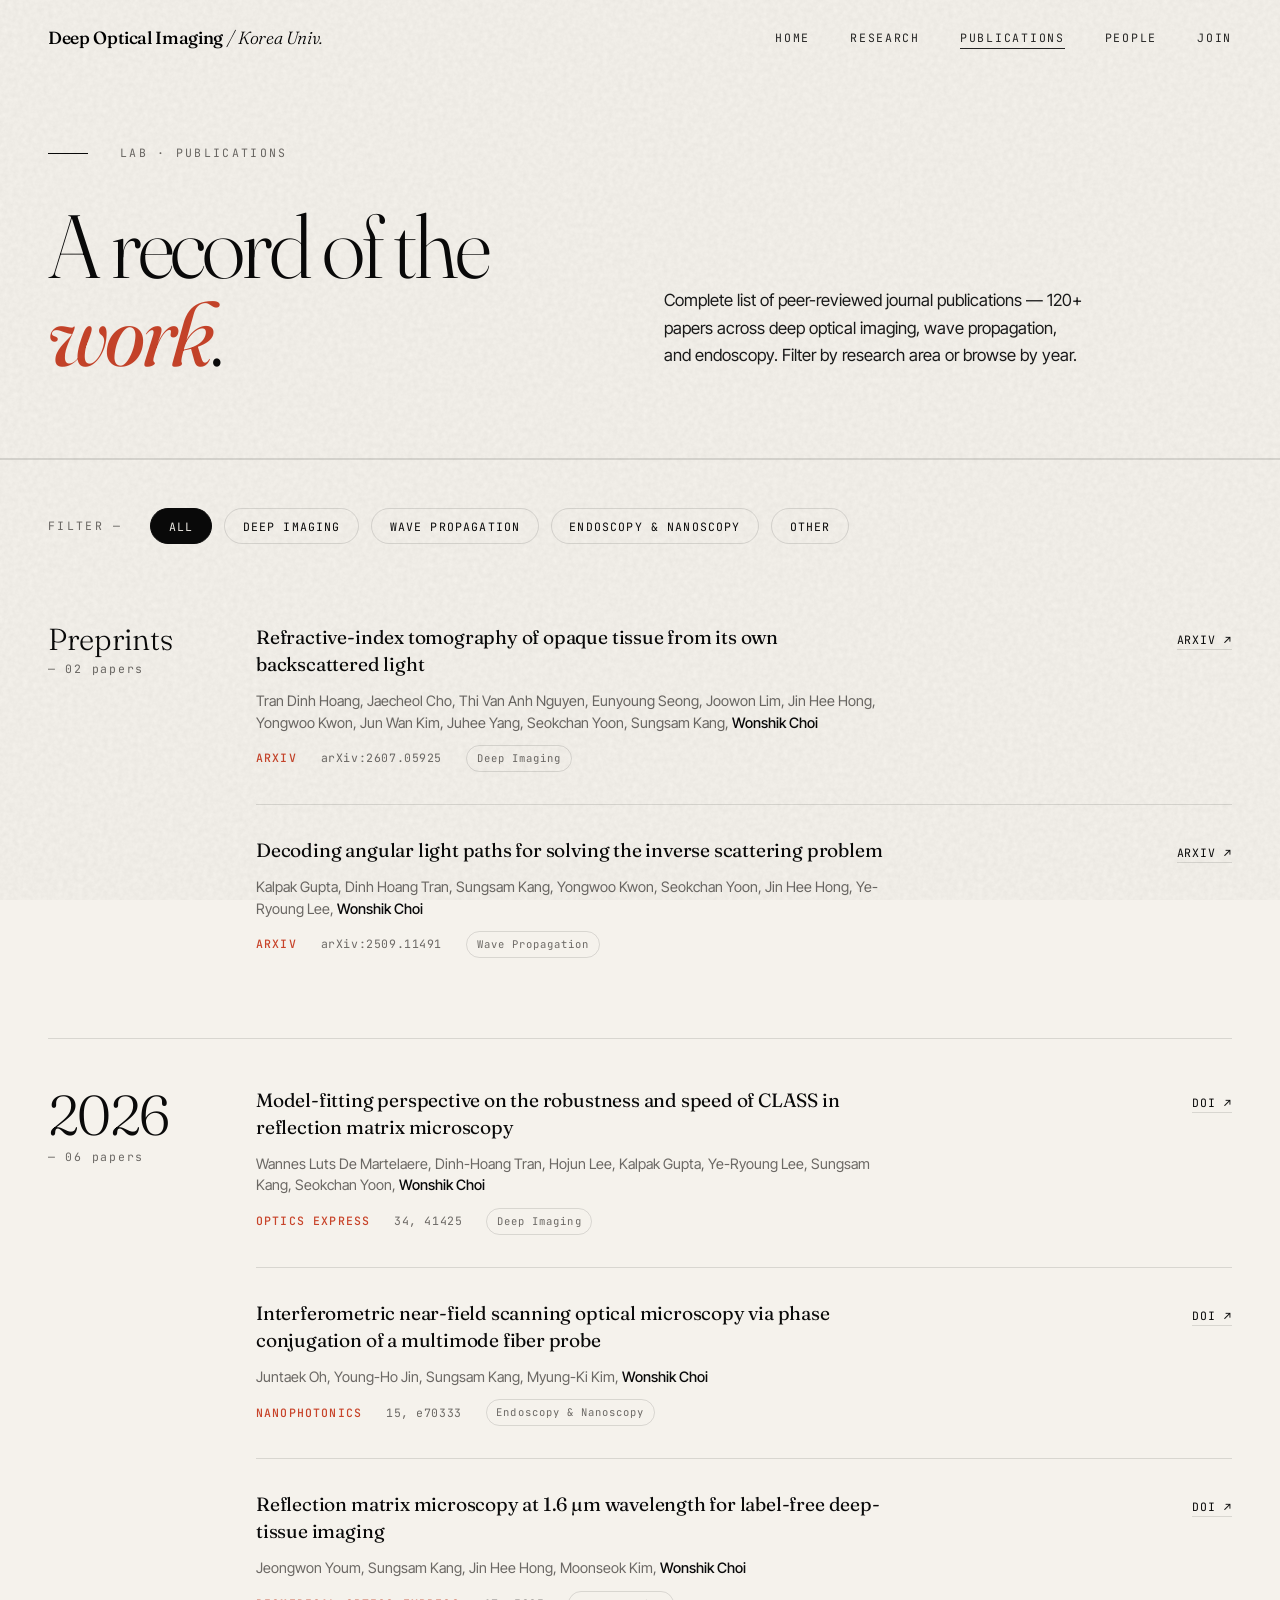
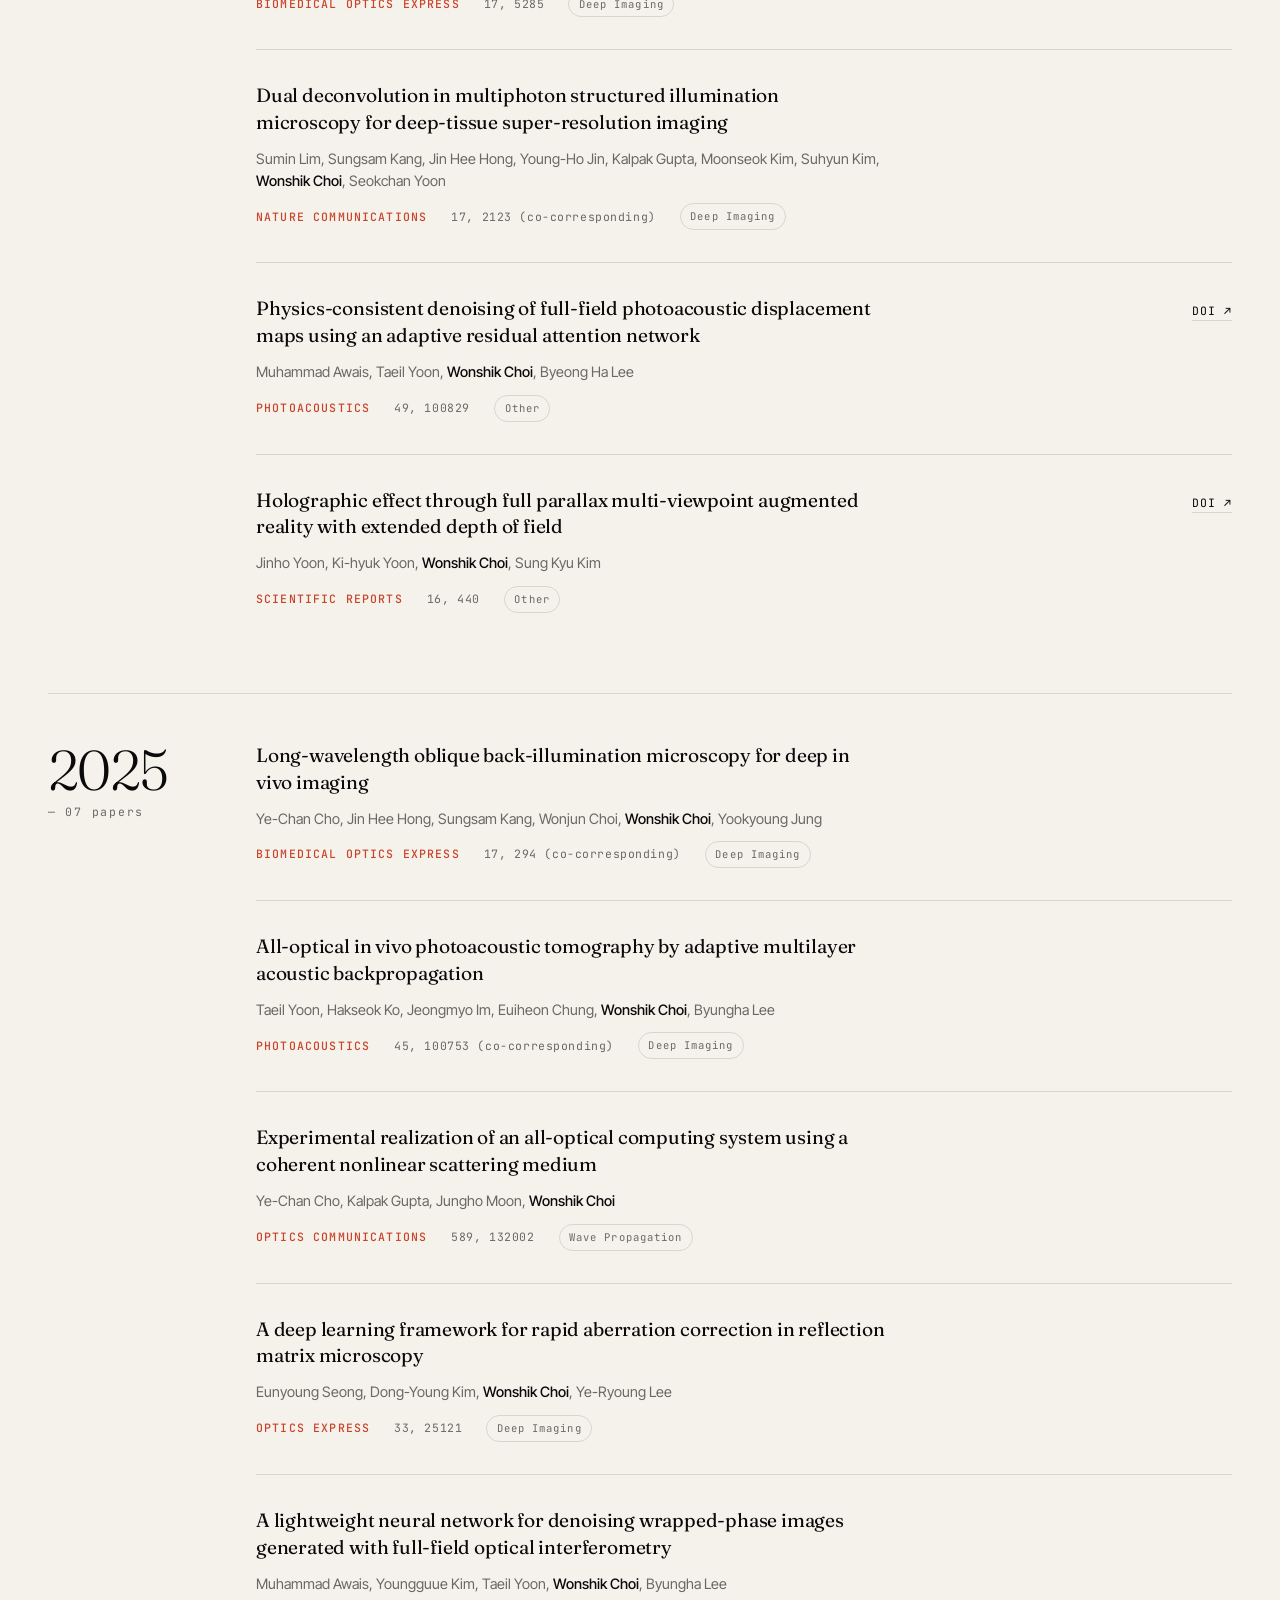
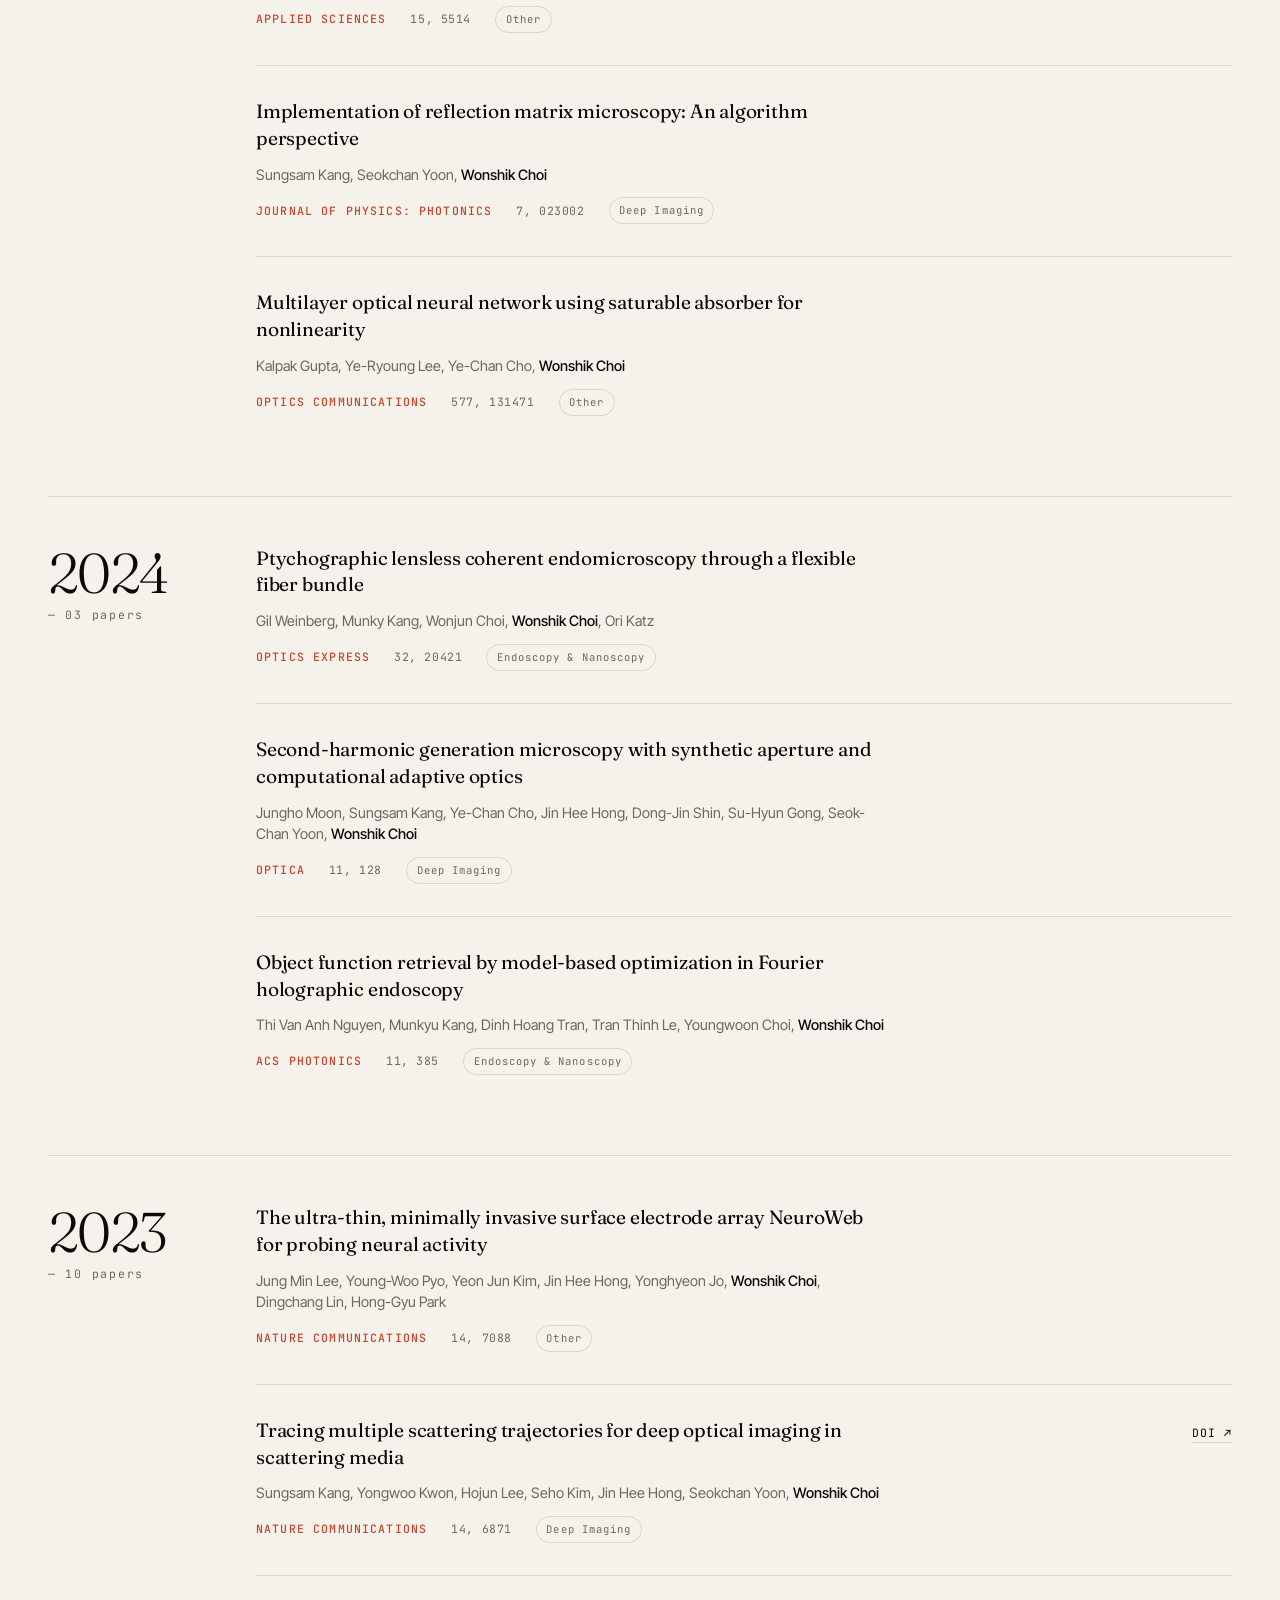
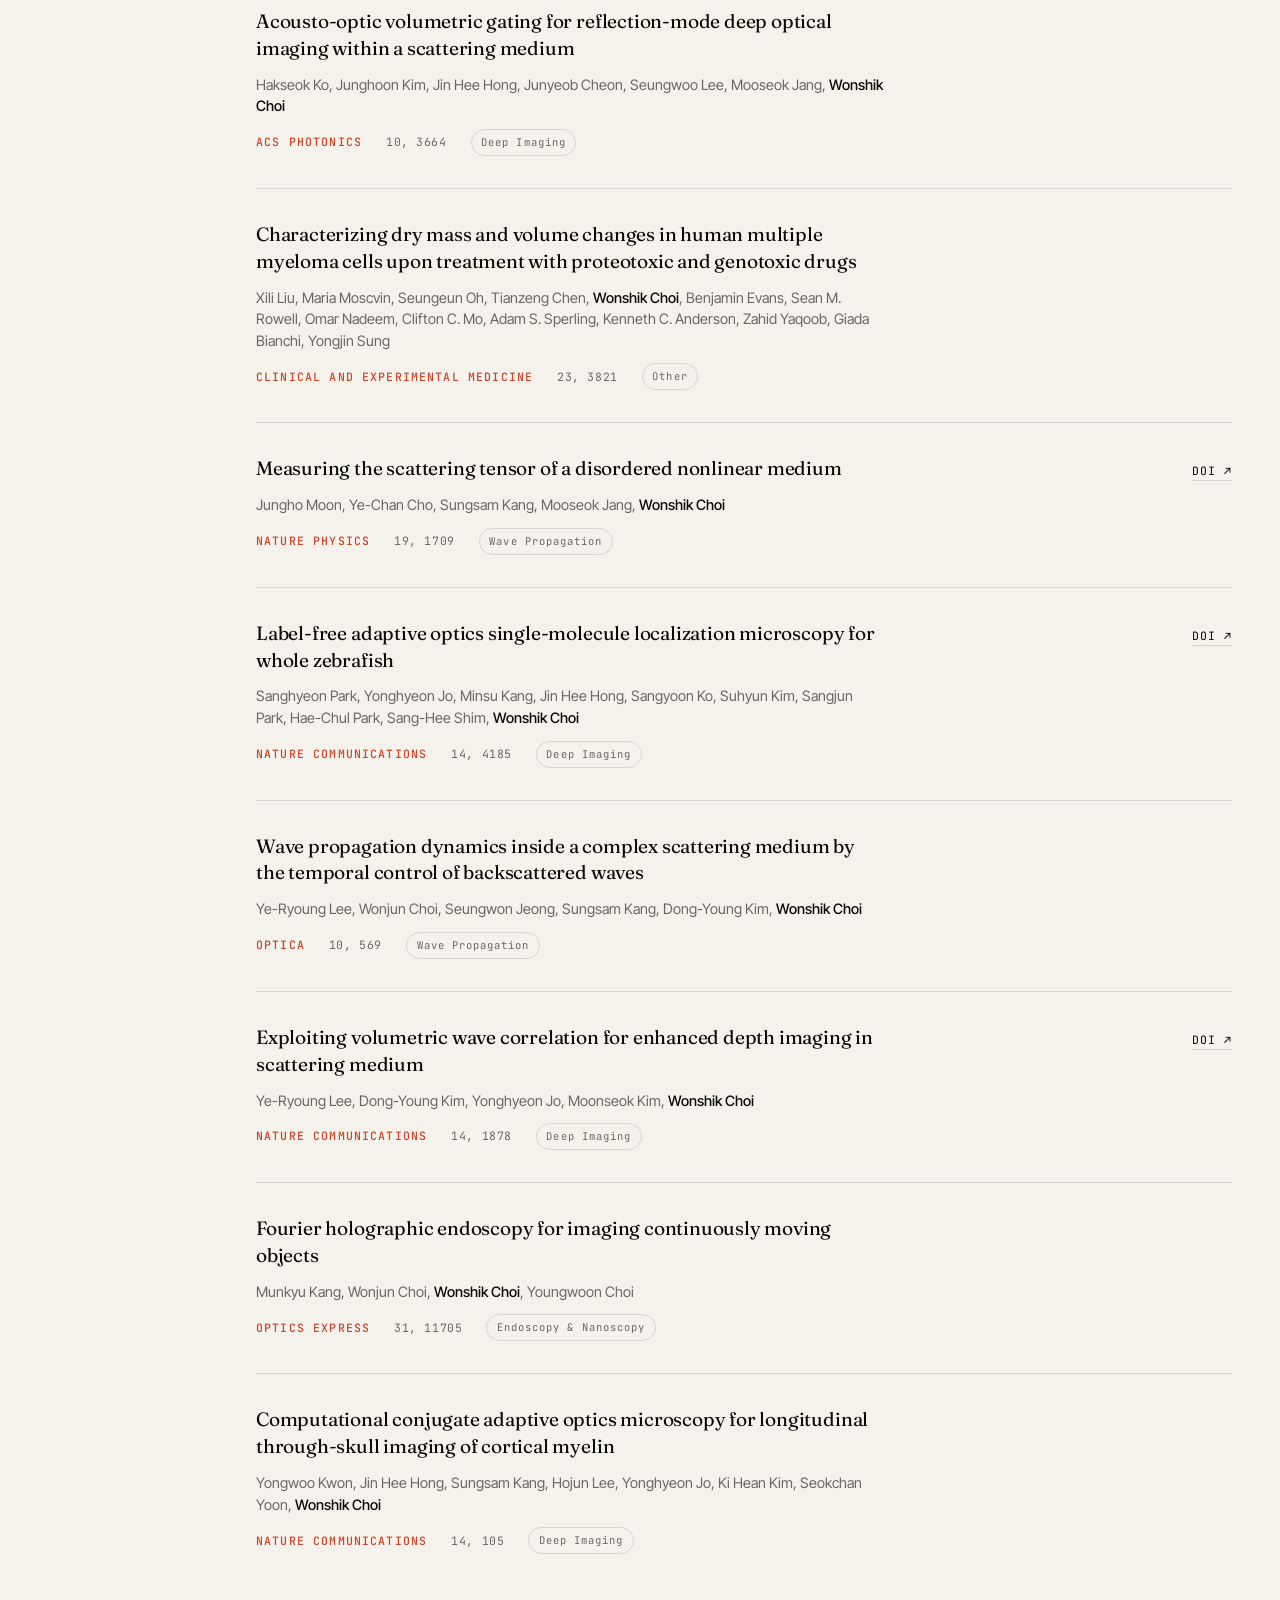
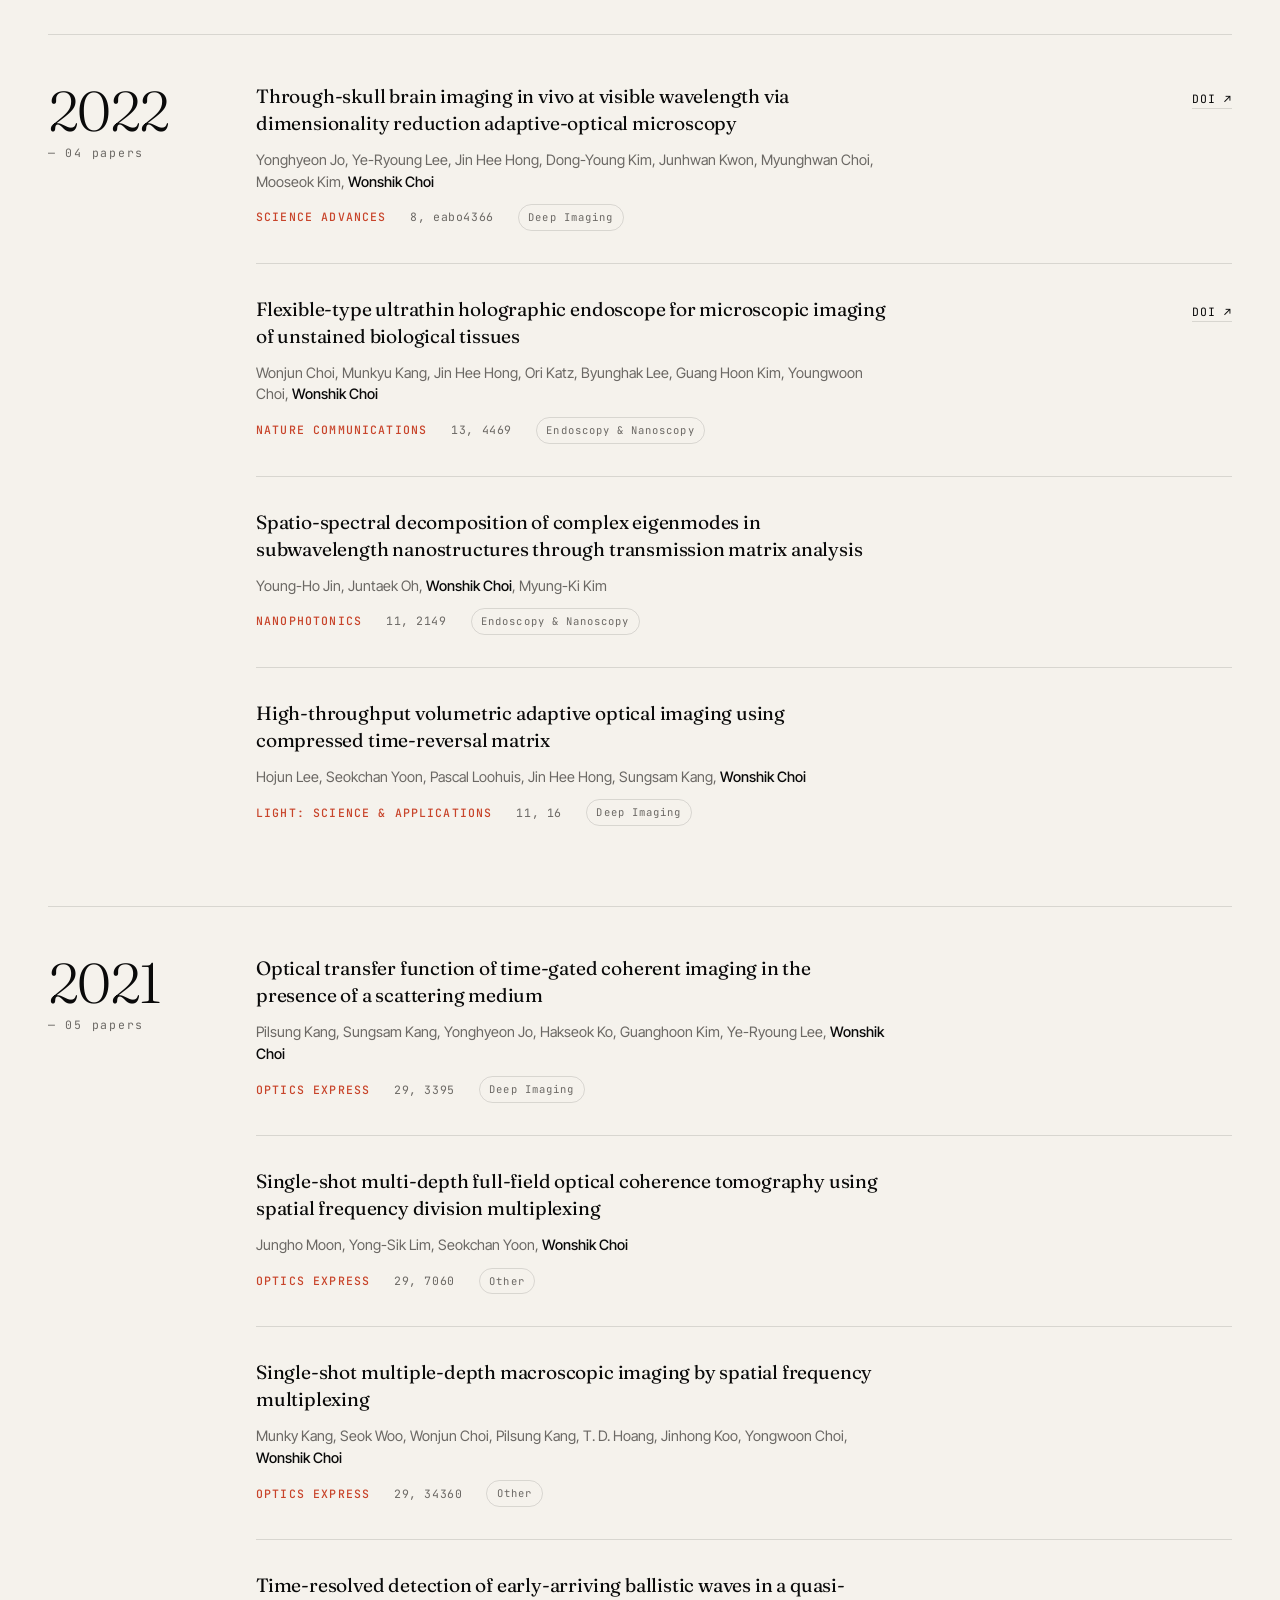
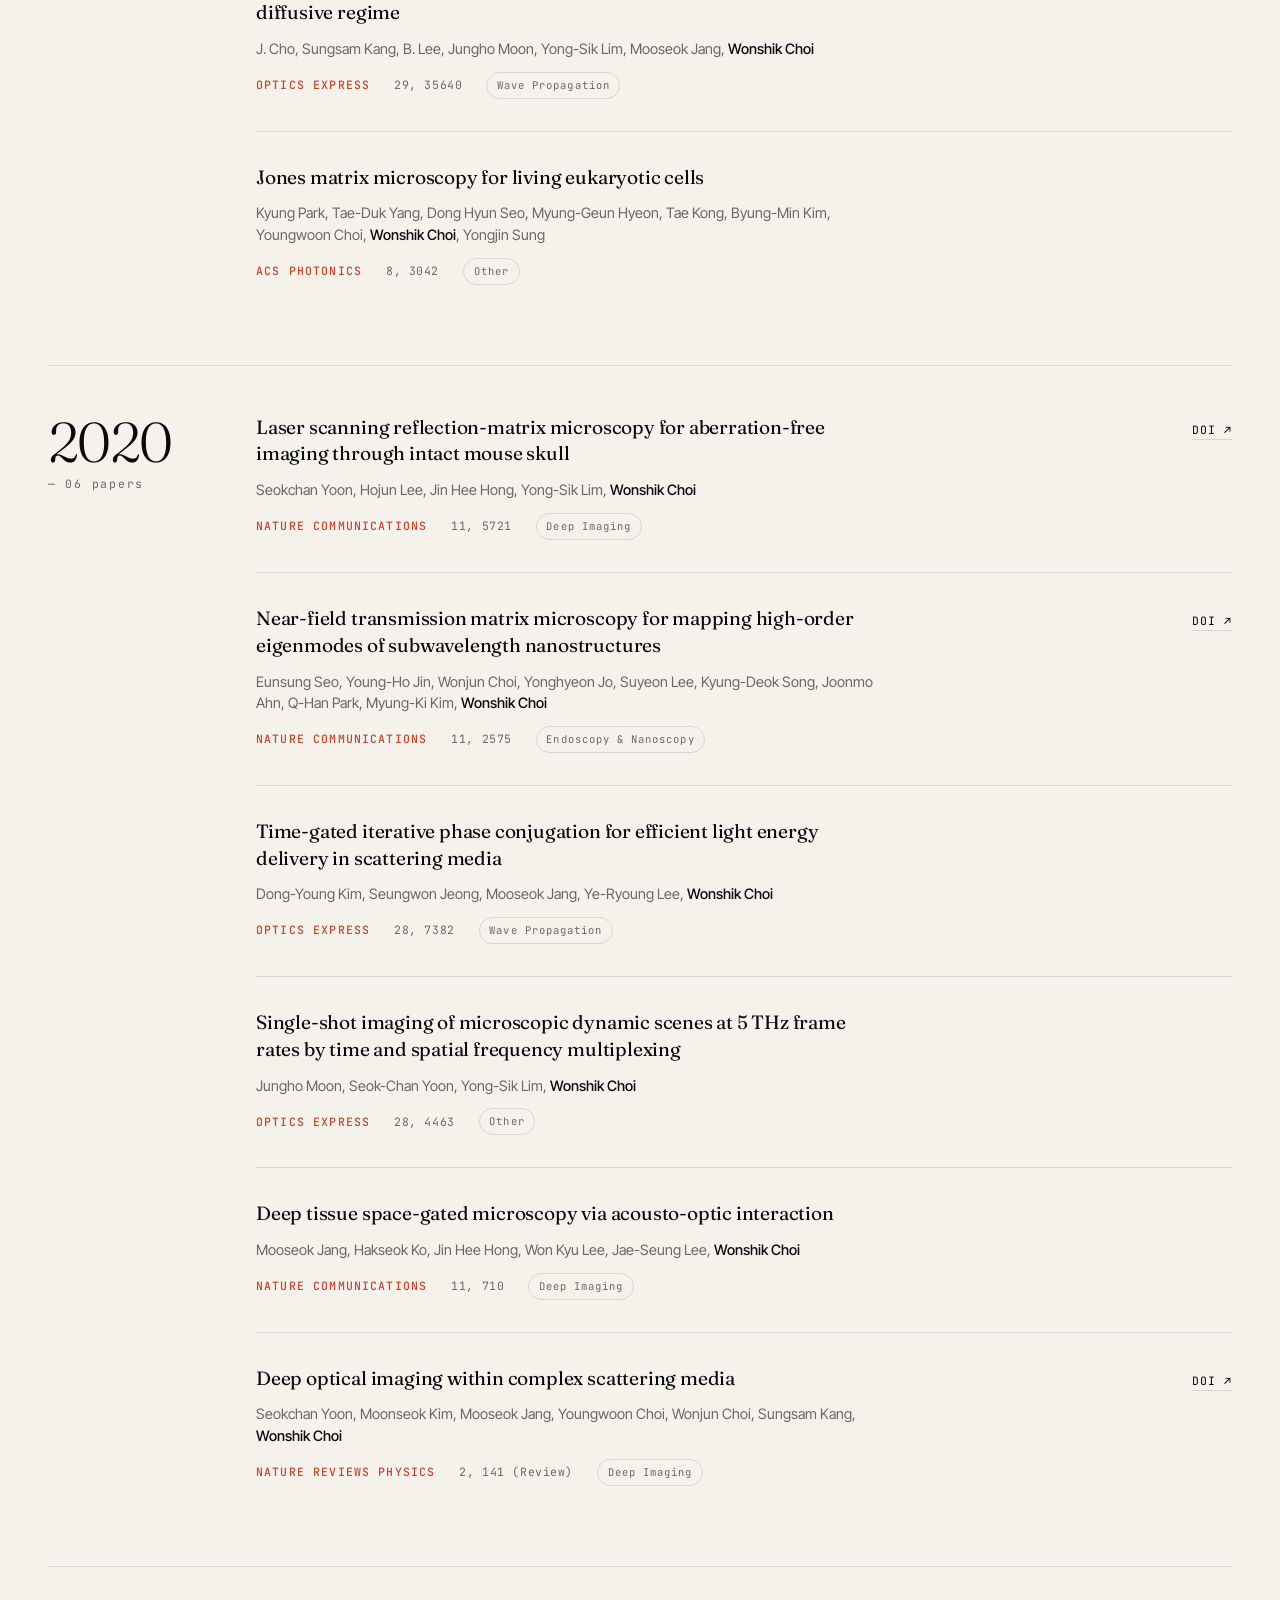
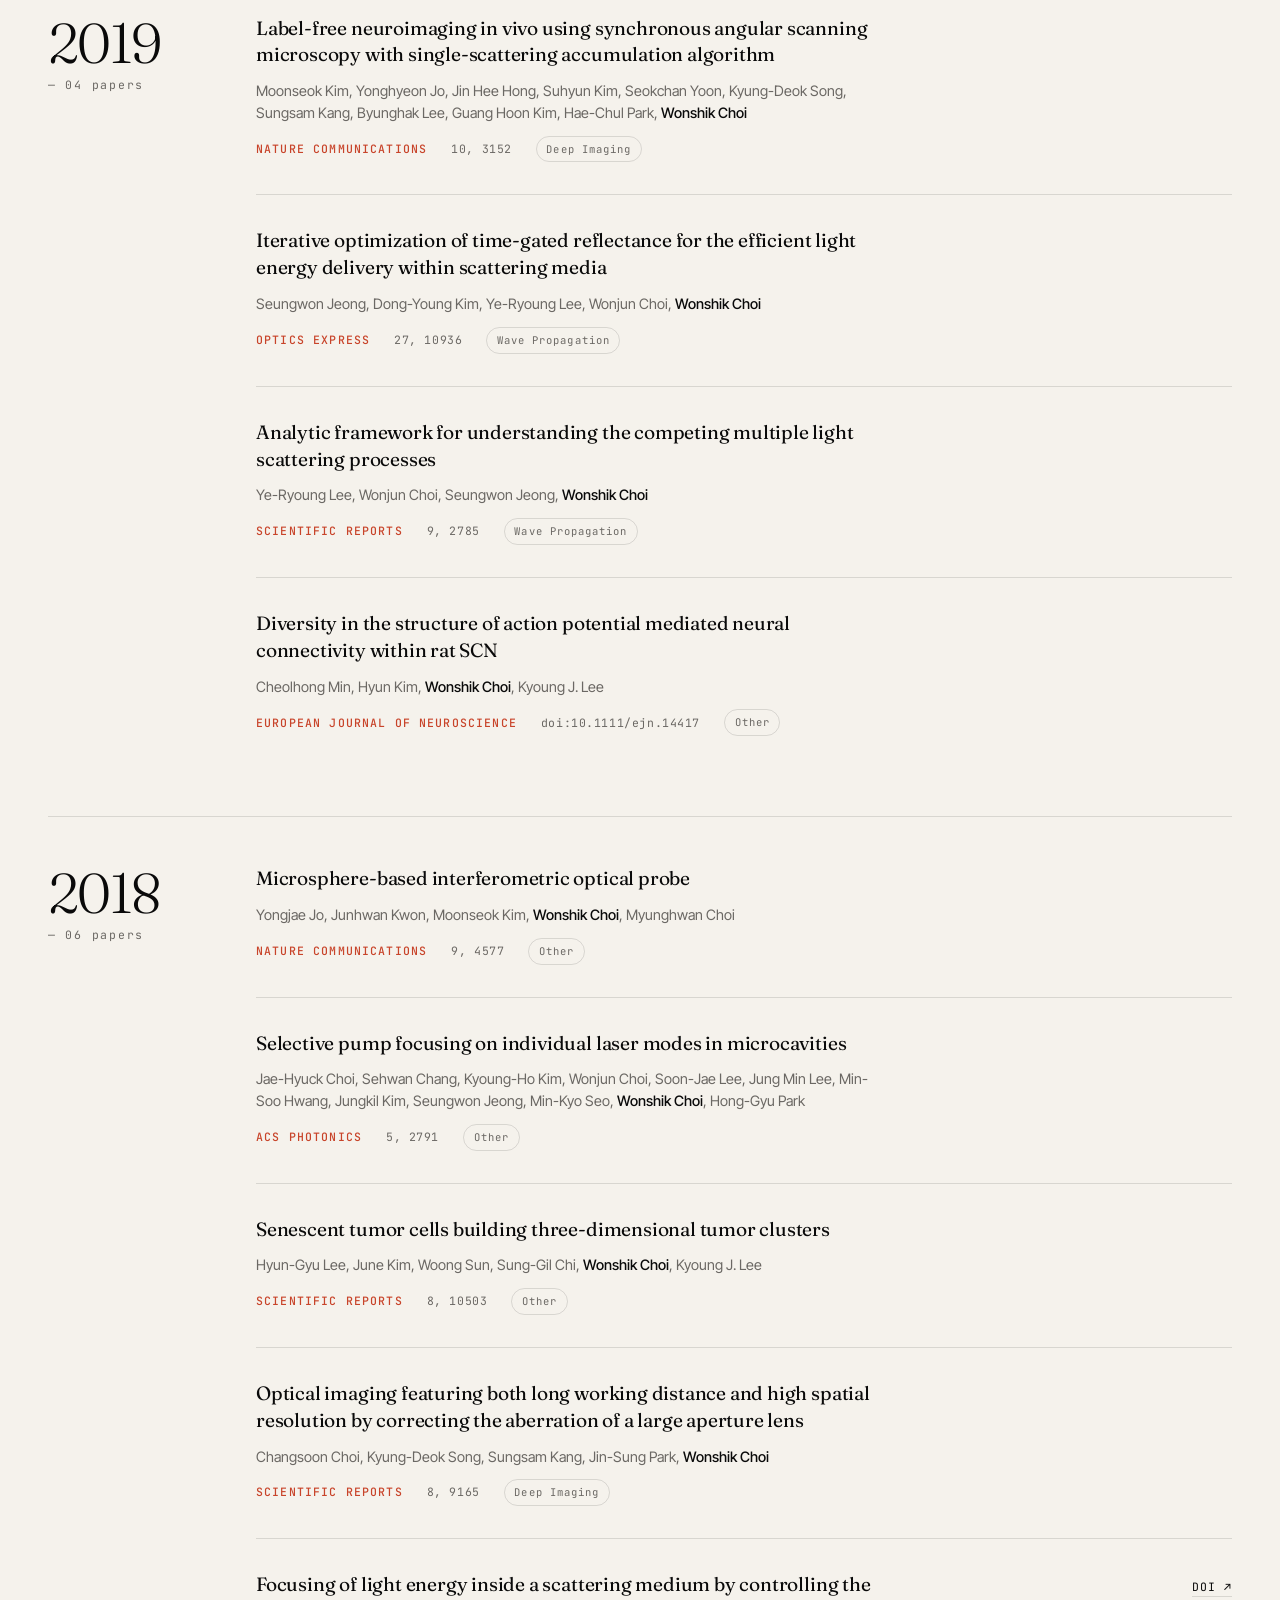
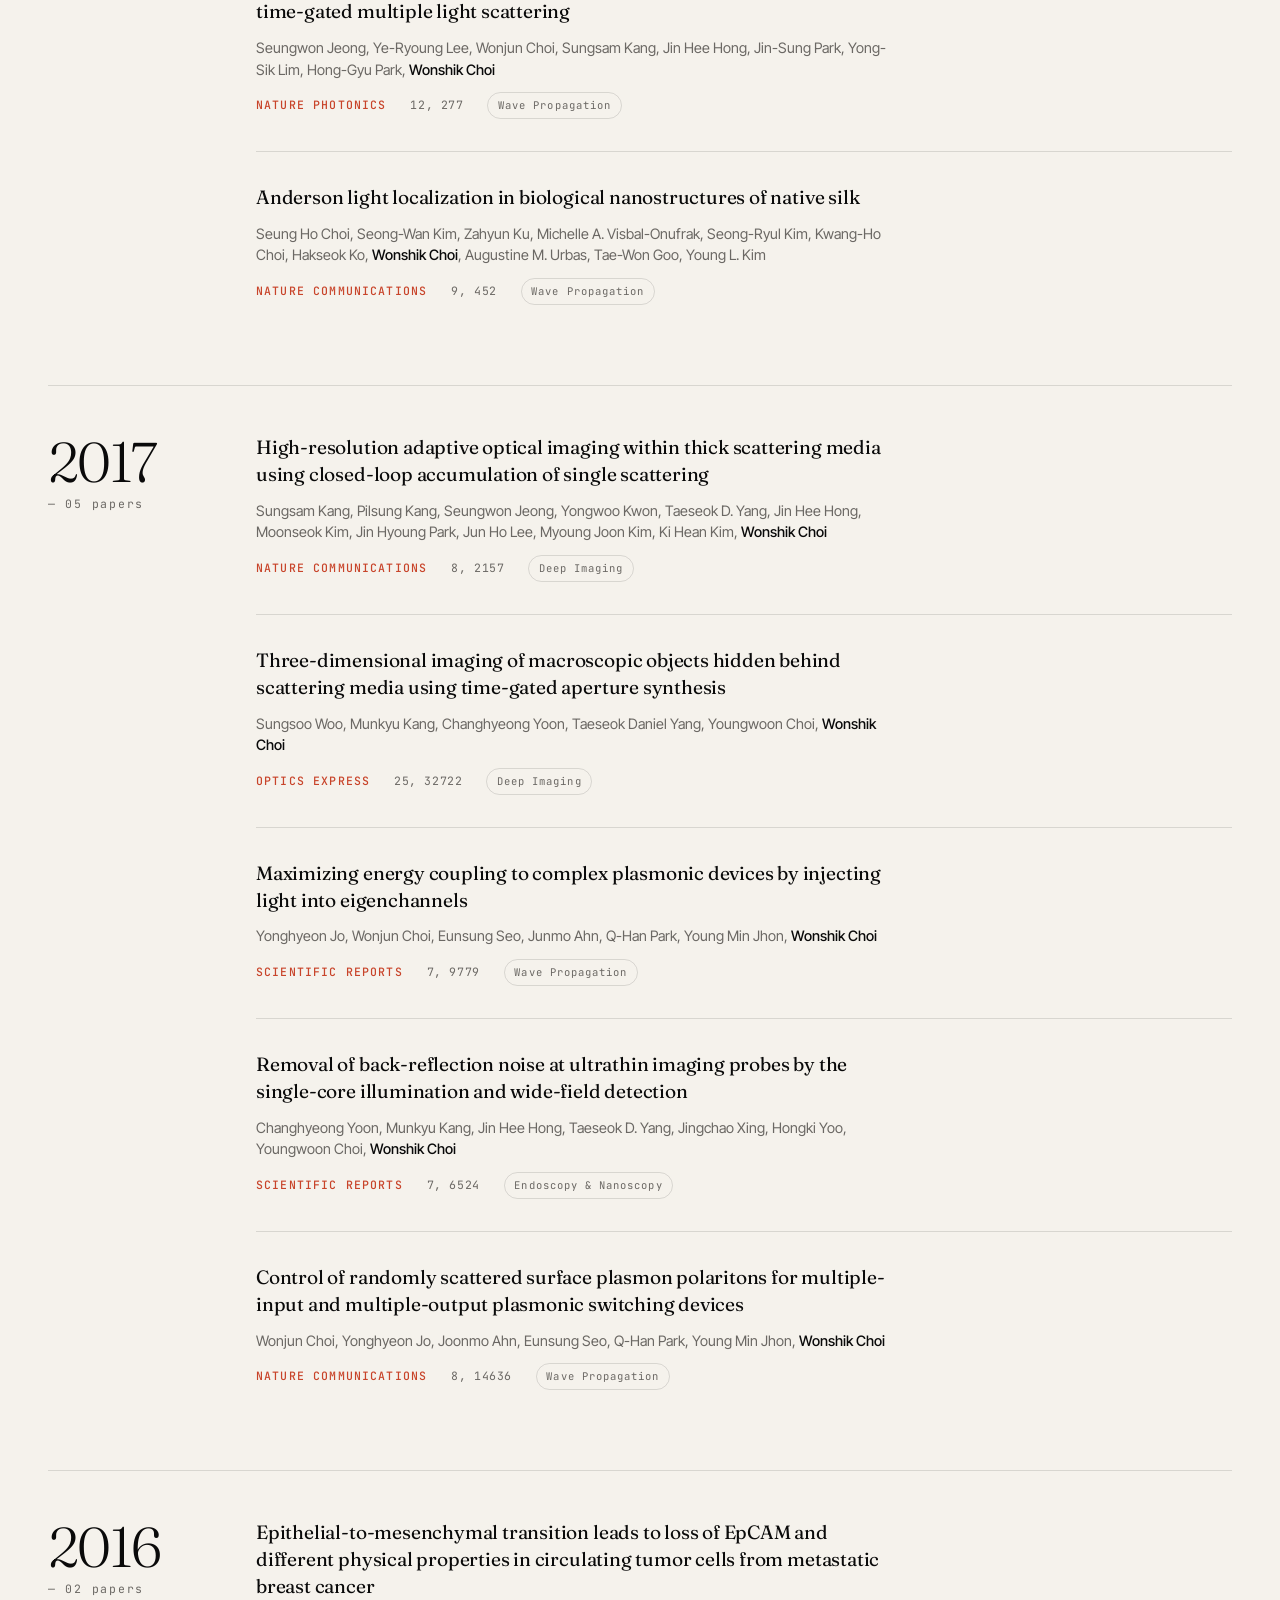
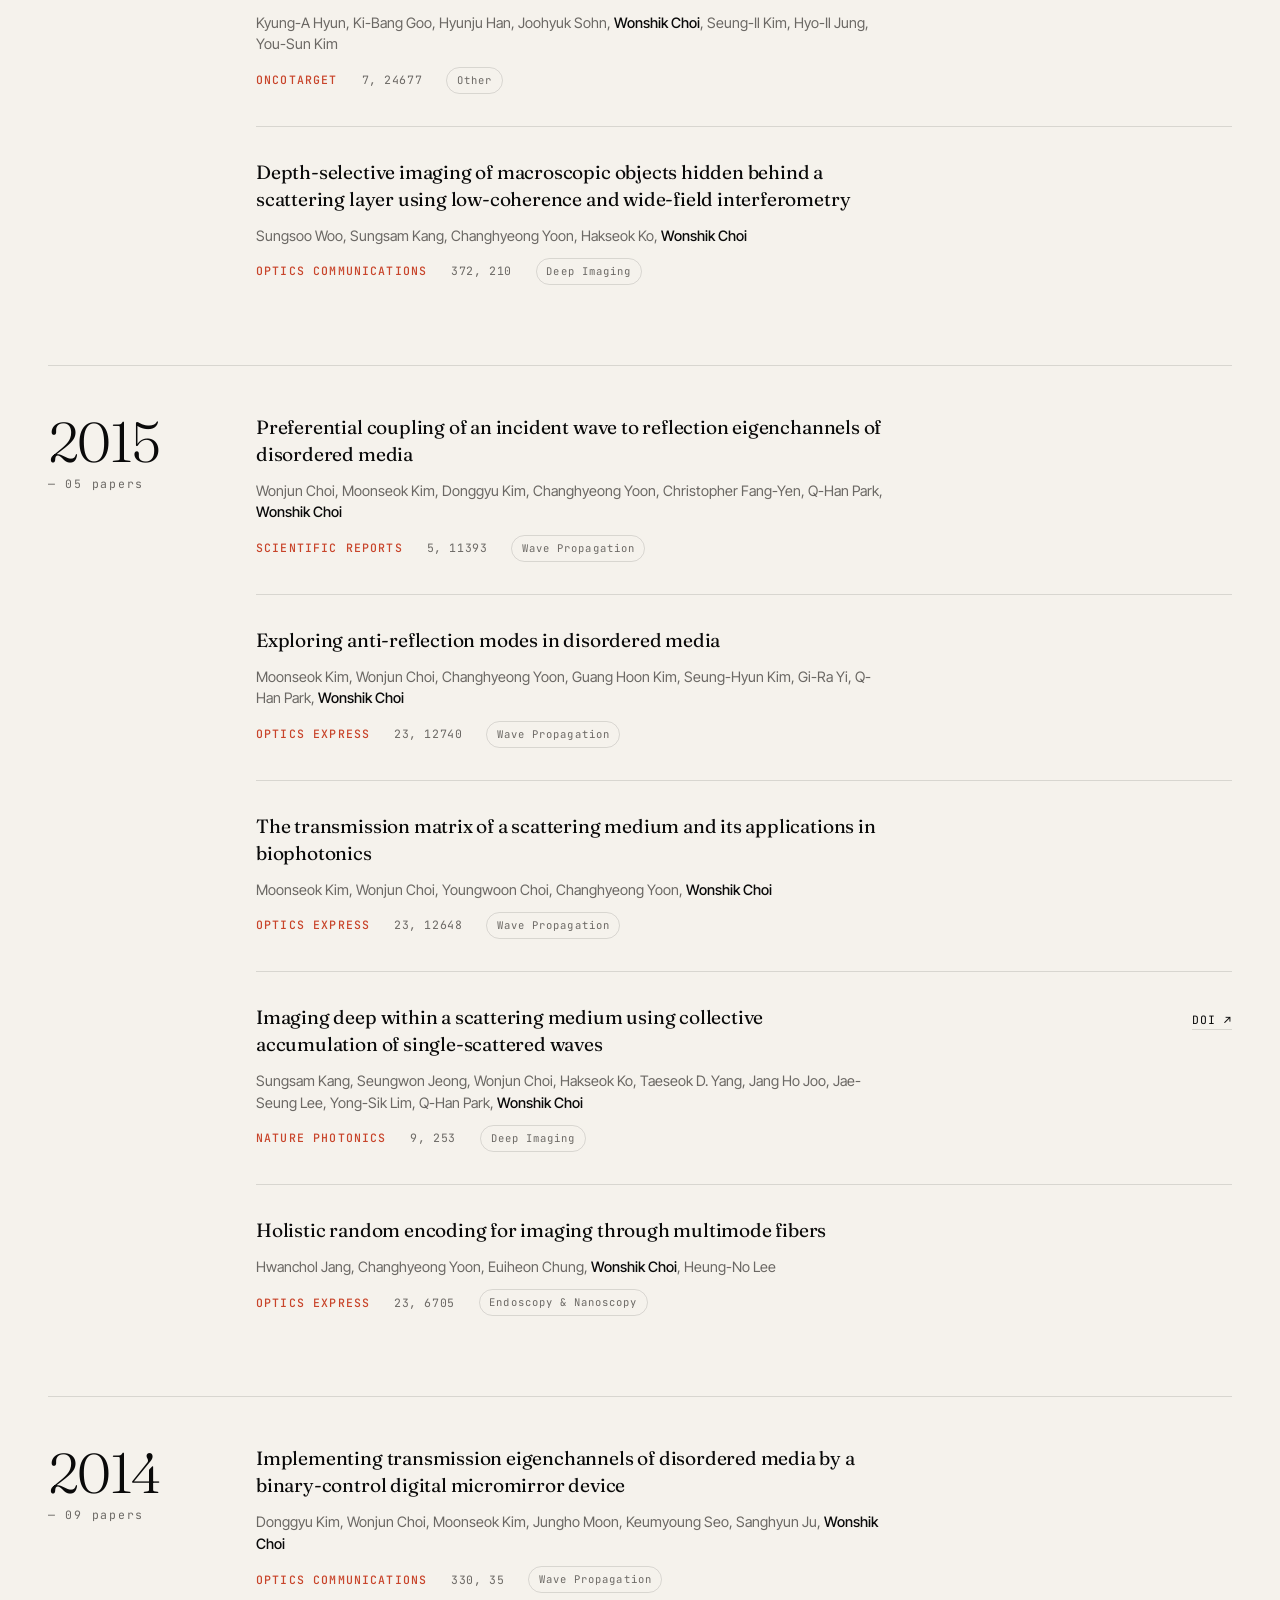
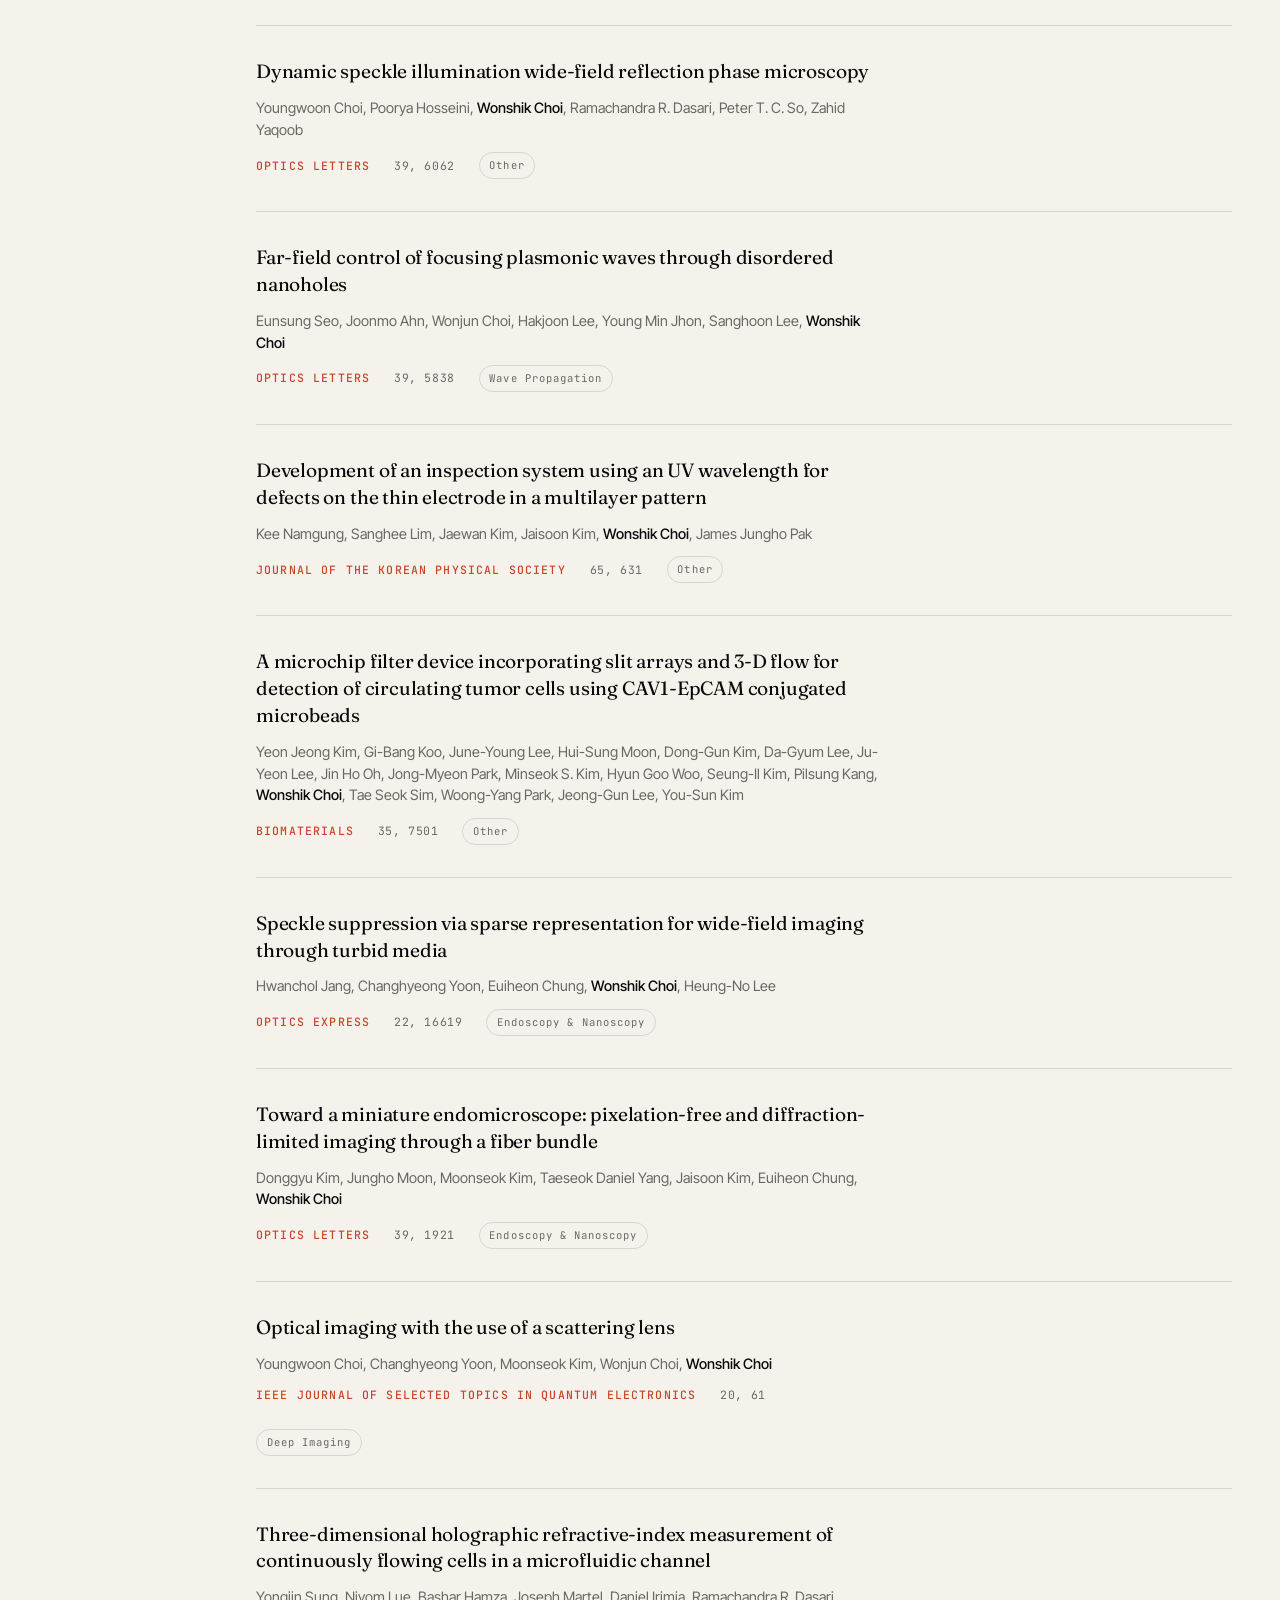
<file: publications.html>
<!DOCTYPE html>
<html lang="en">
<head>
<meta charset="UTF-8" />
<meta name="viewport" content="width=device-width, initial-scale=1.0" />
<title>Publications — Center for Deep Optical Imaging</title>
<link rel="preconnect" href="https://fonts.googleapis.com">
<link rel="preconnect" href="https://fonts.gstatic.com" crossorigin>
<link href="https://fonts.googleapis.com/css2?family=Fraunces:opsz,wght@9..144,300;9..144,400;9..144,500;9..144,600&family=JetBrains+Mono:wght@400;500&family=Inter+Tight:wght@400;500;600&display=swap" rel="stylesheet">
<link rel="stylesheet" href="css/main.css">
<style>
  /* ---- Filter bar ---- */
  .filter-bar {
    padding: 3rem 3rem 0;
    display: flex;
    flex-wrap: wrap;
    gap: 0.75rem;
    align-items: center;
    border-top: 1px solid var(--line);
  }
  .filter-label {
    font-family: 'JetBrains Mono', monospace;
    font-size: 0.72rem;
    letter-spacing: 0.2em;
    text-transform: uppercase;
    color: var(--muted);
    margin-right: 1rem;
  }
  .filter-btn {
    font-family: 'JetBrains Mono', monospace;
    font-size: 0.72rem;
    letter-spacing: 0.1em;
    text-transform: uppercase;
    padding: 0.6rem 1.1rem;
    border: 1px solid var(--line);
    background: transparent;
    color: var(--ink);
    cursor: pointer;
    border-radius: 999px;
    transition: all 0.3s;
  }
  .filter-btn:hover { border-color: var(--ink); }
  .filter-btn.active {
    background: var(--ink);
    color: var(--paper);
    border-color: var(--ink);
  }

  /* ---- Pubs list ---- */
  .pubs-container {
    padding: 4rem 3rem 8rem;
  }

  .year-group {
    padding: 3rem 0;
    border-top: 1px solid var(--line);
    display: grid;
    grid-template-columns: 160px 1fr;
    gap: 3rem;
    align-items: start;
  }
  .year-group:first-of-type { border-top: none; padding-top: 1rem; }

  .year-label {
    font-family: 'Fraunces', serif;
    font-size: 3.5rem;
    font-weight: 300;
    letter-spacing: -0.03em;
    line-height: 1;
    position: sticky;
    top: 6rem;
    color: var(--ink);
  }
  .year-label small {
    display: block;
    margin-top: 0.5rem;
    font-family: 'JetBrains Mono', monospace;
    font-size: 0.72rem;
    letter-spacing: 0.15em;
    color: var(--muted);
    font-weight: 400;
  }

  .year-label.is-preprint {
    font-size: 1.9rem;
    letter-spacing: -0.01em;
  }

  .paper-list { list-style: none; }
  .paper {
    padding: 2rem 0;
    border-top: 1px solid var(--line);
    display: grid;
    grid-template-columns: 1fr auto;
    gap: 2rem;
    align-items: baseline;
    transition: padding 0.3s, opacity 0.3s;
  }
  .paper:first-child { border-top: none; padding-top: 0; }
  .paper:hover { padding-left: 1rem; }
  .paper.hidden { display: none; }

  .paper-main {
    max-width: 70ch;
  }
  .paper-title {
    font-family: 'Fraunces', serif;
    font-size: 1.2rem;
    line-height: 1.4;
    font-weight: 400;
    letter-spacing: -0.01em;
    margin-bottom: 0.75rem;
  }
  .paper-title a {
    color: var(--ink);
    text-decoration: none;
    background-image: linear-gradient(var(--accent), var(--accent));
    background-position: 0 100%;
    background-repeat: no-repeat;
    background-size: 0 1px;
    transition: background-size 0.4s;
    padding-bottom: 2px;
  }
  .paper-title a:hover { background-size: 100% 1px; }

  .paper-authors {
    font-family: 'Inter Tight', sans-serif;
    font-size: 0.9rem;
    color: var(--muted);
    margin-bottom: 0.75rem;
    line-height: 1.5;
  }
  .paper-authors .us {
    color: var(--ink);
    font-weight: 500;
  }

  .paper-meta {
    font-family: 'JetBrains Mono', monospace;
    font-size: 0.72rem;
    letter-spacing: 0.05em;
    color: var(--muted);
    display: flex;
    gap: 1.5rem;
    flex-wrap: wrap;
    align-items: center;
  }
  .paper-venue {
    color: var(--accent);
    font-style: normal;
    font-weight: 500;
    text-transform: uppercase;
    letter-spacing: 0.1em;
  }
  .paper-tag {
    padding: 0.25rem 0.6rem;
    border: 1px solid var(--line);
    border-radius: 999px;
    font-size: 0.66rem;
    letter-spacing: 0.1em;
    color: var(--muted);
  }

  .paper-links {
    font-family: 'JetBrains Mono', monospace;
    font-size: 0.72rem;
    letter-spacing: 0.08em;
    text-transform: uppercase;
    white-space: nowrap;
    padding-top: 0.35rem;
  }
  .paper-links a {
    color: var(--ink);
    text-decoration: none;
    border-bottom: 1px solid var(--line);
    padding-bottom: 2px;
    margin-left: 1rem;
    transition: border-color 0.3s, color 0.3s;
  }
  .paper-links a:first-child { margin-left: 0; }
  .paper-links a:hover { border-color: var(--accent); color: var(--accent); }

  /* ---- Empty state ---- */
  .no-results {
    padding: 6rem 0;
    text-align: center;
    font-family: 'Fraunces', serif;
    font-style: italic;
    font-size: 1.4rem;
    color: var(--muted);
    display: none;
  }

  @media (max-width: 900px) {
    .filter-bar { padding: 2rem 1.5rem 0; }
    .pubs-container { padding: 2rem 1.5rem 4rem; }
    .year-group {
      grid-template-columns: 1fr;
      gap: 1.5rem;
      padding: 2rem 0;
    }
    .year-label {
      position: static;
      font-size: 2.5rem;
      display: flex;
      align-items: baseline;
      gap: 1rem;
    }
    .year-label small { margin-top: 0; }
    .paper {
      grid-template-columns: 1fr;
      gap: 0.75rem;
      padding: 1.5rem 0;
    }
    .paper-links { padding-top: 0; }
    .paper-links a { margin-left: 0; margin-right: 1rem; }
  }
</style>
</head>
<body>

<nav class="site-nav">
  <a href="index.html" class="nav-logo">Deep Optical Imaging<span> / Korea Univ.</span></a>
  <button class="nav-toggle" aria-label="Menu"><span></span><span></span><span></span></button>
  <ul class="nav-links">
    <li><a href="index.html">Home</a></li>
    <li><a href="research.html">Research</a></li>
    <li><a href="publications.html" class="active">Publications</a></li>
    <li><a href="people.html">People</a></li>
    <li><a href="index.html#join">Join</a></li>
  </ul>
</nav>

<header class="page-header">
  <div>
    <div class="page-header-meta"><span>Lab · Publications</span></div>
    <h1 class="page-title">
      A record of the <em>work</em>.
    </h1>
  </div>
  <p class="page-header-description">
    Complete list of peer-reviewed journal publications — 120+ papers across deep optical imaging, wave propagation, and endoscopy. Filter by research area or browse by year.
  </p>
</header>

<!-- ============ FILTER ============ -->
<div class="filter-bar">
  <span class="filter-label">Filter —</span>
  <button class="filter-btn active" data-filter="all">All</button>
  <button class="filter-btn" data-filter="deep-imaging">Deep Imaging</button>
  <button class="filter-btn" data-filter="wave">Wave Propagation</button>
  <button class="filter-btn" data-filter="endoscopy">Endoscopy &amp; Nanoscopy</button>
  <button class="filter-btn" data-filter="other">Other</button>
</div>

<!-- ============ LIST ============ -->
<div class="pubs-container">

  <div class="year-group">
    <div class="year-label is-preprint">Preprints<small>— 02 papers</small></div>
    <ul class="paper-list">
      <li class="paper" data-tag="deep-imaging">
        <div class="paper-main">
          <h3 class="paper-title"><a href="https://arxiv.org/abs/2607.05925" target="_blank" rel="noopener">Refractive-index tomography of opaque tissue from its own backscattered light</a></h3>
          <p class="paper-authors">Tran Dinh Hoang, Jaecheol Cho, Thi Van Anh Nguyen, Eunyoung Seong, Joowon Lim, Jin Hee Hong, Yongwoo Kwon, Jun Wan Kim, Juhee Yang, Seokchan Yoon, Sungsam Kang, <span class="us">Wonshik Choi</span></p>
          <div class="paper-meta">
            <span class="paper-venue">arXiv</span>
            <span>arXiv:2607.05925</span>
            <span class="paper-tag">Deep Imaging</span>
          </div>
        </div>
        <div class="paper-links">
          <a href="https://arxiv.org/abs/2607.05925" target="_blank">ARXIV ↗</a>
        </div>
      </li>
      <li class="paper" data-tag="wave">
        <div class="paper-main">
          <h3 class="paper-title"><a href="https://arxiv.org/abs/2509.11491" target="_blank" rel="noopener">Decoding angular light paths for solving the inverse scattering problem</a></h3>
          <p class="paper-authors">Kalpak Gupta, Dinh Hoang Tran, Sungsam Kang, Yongwoo Kwon, Seokchan Yoon, Jin Hee Hong, Ye-Ryoung Lee, <span class="us">Wonshik Choi</span></p>
          <div class="paper-meta">
            <span class="paper-venue">arXiv</span>
            <span>arXiv:2509.11491</span>
            <span class="paper-tag">Wave Propagation</span>
          </div>
        </div>
        <div class="paper-links">
          <a href="https://arxiv.org/abs/2509.11491" target="_blank">ARXIV ↗</a>
        </div>
      </li>
    </ul>
  </div>

  <div class="year-group">
    <div class="year-label">2026<small>— 06 papers</small></div>
    <ul class="paper-list">
      <li class="paper" data-tag="deep-imaging">
        <div class="paper-main">
          <h3 class="paper-title"><a href="https://opg.optica.org/abstract.cfm?URI=oe-34-22-41425" target="_blank" rel="noopener">Model-fitting perspective on the robustness and speed of CLASS in reflection matrix microscopy</a></h3>
          <p class="paper-authors">Wannes Luts De Martelaere, Dinh-Hoang Tran, Hojun Lee, Kalpak Gupta, Ye-Ryoung Lee, Sungsam Kang, Seokchan Yoon, <span class="us">Wonshik Choi</span></p>
          <div class="paper-meta">
            <span class="paper-venue">Optics Express</span>
            <span>34, 41425</span>
            <span class="paper-tag">Deep Imaging</span>
          </div>
        </div>
        <div class="paper-links">
          <a href="https://opg.optica.org/abstract.cfm?URI=oe-34-22-41425" target="_blank">DOI ↗</a>
        </div>
      </li>
      <li class="paper" data-tag="endoscopy">
        <div class="paper-main">
          <h3 class="paper-title"><a href="https://onlinelibrary.wiley.com/doi/10.1002/nap2.70333" target="_blank" rel="noopener">Interferometric near-field scanning optical microscopy via phase conjugation of a multimode fiber probe</a></h3>
          <p class="paper-authors">Juntaek Oh, Young-Ho Jin, Sungsam Kang, Myung-Ki Kim, <span class="us">Wonshik Choi</span></p>
          <div class="paper-meta">
            <span class="paper-venue">Nanophotonics</span>
            <span>15, e70333</span>
            <span class="paper-tag">Endoscopy &amp; Nanoscopy</span>
          </div>
        </div>
        <div class="paper-links">
          <a href="https://onlinelibrary.wiley.com/doi/10.1002/nap2.70333" target="_blank">DOI ↗</a>
        </div>
      </li>
      <li class="paper" data-tag="deep-imaging">
        <div class="paper-main">
          <h3 class="paper-title"><a href="https://opg.optica.org/abstract.cfm?URI=boe-17-10-5285" target="_blank" rel="noopener">Reflection matrix microscopy at 1.6 µm wavelength for label-free deep-tissue imaging</a></h3>
          <p class="paper-authors">Jeongwon Youm, Sungsam Kang, Jin Hee Hong, Moonseok Kim, <span class="us">Wonshik Choi</span></p>
          <div class="paper-meta">
            <span class="paper-venue">Biomedical Optics Express</span>
            <span>17, 5285</span>
            <span class="paper-tag">Deep Imaging</span>
          </div>
        </div>
        <div class="paper-links">
          <a href="https://opg.optica.org/abstract.cfm?URI=boe-17-10-5285" target="_blank">DOI ↗</a>
        </div>
      </li>
      <li class="paper" data-tag="deep-imaging">
        <div class="paper-main">
          <h3 class="paper-title">Dual deconvolution in multiphoton structured illumination microscopy for deep-tissue super-resolution imaging</h3>
          <p class="paper-authors">Sumin Lim, Sungsam Kang, Jin Hee Hong, Young-Ho Jin, Kalpak Gupta, Moonseok Kim, Suhyun Kim, <span class="us">Wonshik Choi</span>, Seokchan Yoon</p>
          <div class="paper-meta">
            <span class="paper-venue">Nature Communications</span>
            <span>17, 2123 (co-corresponding)</span>
            <span class="paper-tag">Deep Imaging</span>
          </div>
        </div>
        <div class="paper-links">
          
        </div>
      </li>
          <li class="paper" data-tag="other">
        <div class="paper-main">
          <h3 class="paper-title"><a href="https://doi.org/10.1016/j.pacs.2026.100829" target="_blank" rel="noopener">Physics-consistent denoising of full-field photoacoustic displacement maps using an adaptive residual attention network</a></h3>
          <p class="paper-authors">Muhammad Awais, Taeil Yoon, <span class="us">Wonshik Choi</span>, Byeong Ha Lee</p>
          <div class="paper-meta">
            <span class="paper-venue">Photoacoustics</span>
            <span>49, 100829</span>
            <span class="paper-tag">Other</span>
          </div>
        </div>
        <div class="paper-links">
          <a href="https://doi.org/10.1016/j.pacs.2026.100829" target="_blank">DOI ↗</a>
        </div>
      </li>
      <li class="paper" data-tag="other">
        <div class="paper-main">
          <h3 class="paper-title"><a href="https://doi.org/10.1038/s41598-025-29734-4" target="_blank" rel="noopener">Holographic effect through full parallax multi-viewpoint augmented reality with extended depth of field</a></h3>
          <p class="paper-authors">Jinho Yoon, Ki-hyuk Yoon, <span class="us">Wonshik Choi</span>, Sung Kyu Kim</p>
          <div class="paper-meta">
            <span class="paper-venue">Scientific Reports</span>
            <span>16, 440</span>
            <span class="paper-tag">Other</span>
          </div>
        </div>
        <div class="paper-links">
          <a href="https://doi.org/10.1038/s41598-025-29734-4" target="_blank">DOI ↗</a>
        </div>
      </li>
</ul>
  </div>

  <div class="year-group">
    <div class="year-label">2025<small>— 07 papers</small></div>
    <ul class="paper-list">
      <li class="paper" data-tag="deep-imaging">
        <div class="paper-main">
          <h3 class="paper-title">Long-wavelength oblique back-illumination microscopy for deep in vivo imaging</h3>
          <p class="paper-authors">Ye-Chan Cho, Jin Hee Hong, Sungsam Kang, Wonjun Choi, <span class="us">Wonshik Choi</span>, Yookyoung Jung</p>
          <div class="paper-meta">
            <span class="paper-venue">Biomedical Optics Express</span>
            <span>17, 294 (co-corresponding)</span>
            <span class="paper-tag">Deep Imaging</span>
          </div>
        </div>
        <div class="paper-links">
          
        </div>
      </li>
      <li class="paper" data-tag="deep-imaging">
        <div class="paper-main">
          <h3 class="paper-title">All-optical in vivo photoacoustic tomography by adaptive multilayer acoustic backpropagation</h3>
          <p class="paper-authors">Taeil Yoon, Hakseok Ko, Jeongmyo Im, Euiheon Chung, <span class="us">Wonshik Choi</span>, Byungha Lee</p>
          <div class="paper-meta">
            <span class="paper-venue">Photoacoustics</span>
            <span>45, 100753 (co-corresponding)</span>
            <span class="paper-tag">Deep Imaging</span>
          </div>
        </div>
        <div class="paper-links">
          
        </div>
      </li>
      <li class="paper" data-tag="wave">
        <div class="paper-main">
          <h3 class="paper-title">Experimental realization of an all-optical computing system using a coherent nonlinear scattering medium</h3>
          <p class="paper-authors">Ye-Chan Cho, Kalpak Gupta, Jungho Moon, <span class="us">Wonshik Choi</span></p>
          <div class="paper-meta">
            <span class="paper-venue">Optics Communications</span>
            <span>589, 132002</span>
            <span class="paper-tag">Wave Propagation</span>
          </div>
        </div>
        <div class="paper-links">
          
        </div>
      </li>
      <li class="paper" data-tag="deep-imaging">
        <div class="paper-main">
          <h3 class="paper-title">A deep learning framework for rapid aberration correction in reflection matrix microscopy</h3>
          <p class="paper-authors">Eunyoung Seong, Dong-Young Kim, <span class="us">Wonshik Choi</span>, Ye-Ryoung Lee</p>
          <div class="paper-meta">
            <span class="paper-venue">Optics Express</span>
            <span>33, 25121</span>
            <span class="paper-tag">Deep Imaging</span>
          </div>
        </div>
        <div class="paper-links">
          
        </div>
      </li>
      <li class="paper" data-tag="other">
        <div class="paper-main">
          <h3 class="paper-title">A lightweight neural network for denoising wrapped-phase images generated with full-field optical interferometry</h3>
          <p class="paper-authors">Muhammad Awais, Youngguue Kim, Taeil Yoon, <span class="us">Wonshik Choi</span>, Byungha Lee</p>
          <div class="paper-meta">
            <span class="paper-venue">Applied Sciences</span>
            <span>15, 5514</span>
            <span class="paper-tag">Other</span>
          </div>
        </div>
        <div class="paper-links">
          
        </div>
      </li>
      <li class="paper" data-tag="deep-imaging">
        <div class="paper-main">
          <h3 class="paper-title">Implementation of reflection matrix microscopy: An algorithm perspective</h3>
          <p class="paper-authors">Sungsam Kang, Seokchan Yoon, <span class="us">Wonshik Choi</span></p>
          <div class="paper-meta">
            <span class="paper-venue">Journal of Physics: Photonics</span>
            <span>7, 023002</span>
            <span class="paper-tag">Deep Imaging</span>
          </div>
        </div>
        <div class="paper-links">
          
        </div>
      </li>
      <li class="paper" data-tag="other">
        <div class="paper-main">
          <h3 class="paper-title">Multilayer optical neural network using saturable absorber for nonlinearity</h3>
          <p class="paper-authors">Kalpak Gupta, Ye-Ryoung Lee, Ye-Chan Cho, <span class="us">Wonshik Choi</span></p>
          <div class="paper-meta">
            <span class="paper-venue">Optics Communications</span>
            <span>577, 131471</span>
            <span class="paper-tag">Other</span>
          </div>
        </div>
        <div class="paper-links">
          
        </div>
      </li>
    </ul>
  </div>

  <div class="year-group">
    <div class="year-label">2024<small>— 03 papers</small></div>
    <ul class="paper-list">
      <li class="paper" data-tag="endoscopy">
        <div class="paper-main">
          <h3 class="paper-title">Ptychographic lensless coherent endomicroscopy through a flexible fiber bundle</h3>
          <p class="paper-authors">Gil Weinberg, Munky Kang, Wonjun Choi, <span class="us">Wonshik Choi</span>, Ori Katz</p>
          <div class="paper-meta">
            <span class="paper-venue">Optics Express</span>
            <span>32, 20421</span>
            <span class="paper-tag">Endoscopy & Nanoscopy</span>
          </div>
        </div>
        <div class="paper-links">
          
        </div>
      </li>
      <li class="paper" data-tag="deep-imaging">
        <div class="paper-main">
          <h3 class="paper-title">Second-harmonic generation microscopy with synthetic aperture and computational adaptive optics</h3>
          <p class="paper-authors">Jungho Moon, Sungsam Kang, Ye-Chan Cho, Jin Hee Hong, Dong-Jin Shin, Su-Hyun Gong, Seok-Chan Yoon, <span class="us">Wonshik Choi</span></p>
          <div class="paper-meta">
            <span class="paper-venue">Optica</span>
            <span>11, 128</span>
            <span class="paper-tag">Deep Imaging</span>
          </div>
        </div>
        <div class="paper-links">
          
        </div>
      </li>
      <li class="paper" data-tag="endoscopy">
        <div class="paper-main">
          <h3 class="paper-title">Object function retrieval by model-based optimization in Fourier holographic endoscopy</h3>
          <p class="paper-authors">Thi Van Anh Nguyen, Munkyu Kang, Dinh Hoang Tran, Tran Thinh Le, Youngwoon Choi, <span class="us">Wonshik Choi</span></p>
          <div class="paper-meta">
            <span class="paper-venue">ACS Photonics</span>
            <span>11, 385</span>
            <span class="paper-tag">Endoscopy & Nanoscopy</span>
          </div>
        </div>
        <div class="paper-links">
          
        </div>
      </li>
    </ul>
  </div>

  <div class="year-group">
    <div class="year-label">2023<small>— 10 papers</small></div>
    <ul class="paper-list">
      <li class="paper" data-tag="other">
        <div class="paper-main">
          <h3 class="paper-title">The ultra-thin, minimally invasive surface electrode array NeuroWeb for probing neural activity</h3>
          <p class="paper-authors">Jung Min Lee, Young-Woo Pyo, Yeon Jun Kim, Jin Hee Hong, Yonghyeon Jo, <span class="us">Wonshik Choi</span>, Dingchang Lin, Hong-Gyu Park</p>
          <div class="paper-meta">
            <span class="paper-venue">Nature Communications</span>
            <span>14, 7088</span>
            <span class="paper-tag">Other</span>
          </div>
        </div>
        <div class="paper-links">
          
        </div>
      </li>
      <li class="paper" data-tag="deep-imaging">
        <div class="paper-main">
          <h3 class="paper-title"><a href="https://www.nature.com/articles/s41467-023-42525-7" target="_blank" rel="noopener">Tracing multiple scattering trajectories for deep optical imaging in scattering media</a></h3>
          <p class="paper-authors">Sungsam Kang, Yongwoo Kwon, Hojun Lee, Seho Kim, Jin Hee Hong, Seokchan Yoon, <span class="us">Wonshik Choi</span></p>
          <div class="paper-meta">
            <span class="paper-venue">Nature Communications</span>
            <span>14, 6871</span>
            <span class="paper-tag">Deep Imaging</span>
          </div>
        </div>
        <div class="paper-links">
          <a href="https://www.nature.com/articles/s41467-023-42525-7" target="_blank">DOI ↗</a>
        </div>
      </li>
      <li class="paper" data-tag="deep-imaging">
        <div class="paper-main">
          <h3 class="paper-title">Acousto-optic volumetric gating for reflection-mode deep optical imaging within a scattering medium</h3>
          <p class="paper-authors">Hakseok Ko, Junghoon Kim, Jin Hee Hong, Junyeob Cheon, Seungwoo Lee, Mooseok Jang, <span class="us">Wonshik Choi</span></p>
          <div class="paper-meta">
            <span class="paper-venue">ACS Photonics</span>
            <span>10, 3664</span>
            <span class="paper-tag">Deep Imaging</span>
          </div>
        </div>
        <div class="paper-links">
          
        </div>
      </li>
      <li class="paper" data-tag="other">
        <div class="paper-main">
          <h3 class="paper-title">Characterizing dry mass and volume changes in human multiple myeloma cells upon treatment with proteotoxic and genotoxic drugs</h3>
          <p class="paper-authors">Xili Liu, Maria Moscvin, Seungeun Oh, Tianzeng Chen, <span class="us">Wonshik Choi</span>, Benjamin Evans, Sean M. Rowell, Omar Nadeem, Clifton C. Mo, Adam S. Sperling, Kenneth C. Anderson, Zahid Yaqoob, Giada Bianchi, Yongjin Sung</p>
          <div class="paper-meta">
            <span class="paper-venue">Clinical and Experimental Medicine</span>
            <span>23, 3821</span>
            <span class="paper-tag">Other</span>
          </div>
        </div>
        <div class="paper-links">
          
        </div>
      </li>
      <li class="paper" data-tag="wave">
        <div class="paper-main">
          <h3 class="paper-title"><a href="https://www.nature.com/articles/s41567-023-02163-8" target="_blank" rel="noopener">Measuring the scattering tensor of a disordered nonlinear medium</a></h3>
          <p class="paper-authors">Jungho Moon, Ye-Chan Cho, Sungsam Kang, Mooseok Jang, <span class="us">Wonshik Choi</span></p>
          <div class="paper-meta">
            <span class="paper-venue">Nature Physics</span>
            <span>19, 1709</span>
            <span class="paper-tag">Wave Propagation</span>
          </div>
        </div>
        <div class="paper-links">
          <a href="https://www.nature.com/articles/s41567-023-02163-8" target="_blank">DOI ↗</a>
        </div>
      </li>
      <li class="paper" data-tag="deep-imaging">
        <div class="paper-main">
          <h3 class="paper-title"><a href="https://www.nature.com/articles/s41467-023-39896-2" target="_blank" rel="noopener">Label-free adaptive optics single-molecule localization microscopy for whole zebrafish</a></h3>
          <p class="paper-authors">Sanghyeon Park, Yonghyeon Jo, Minsu Kang, Jin Hee Hong, Sangyoon Ko, Suhyun Kim, Sangjun Park, Hae-Chul Park, Sang-Hee Shim, <span class="us">Wonshik Choi</span></p>
          <div class="paper-meta">
            <span class="paper-venue">Nature Communications</span>
            <span>14, 4185</span>
            <span class="paper-tag">Deep Imaging</span>
          </div>
        </div>
        <div class="paper-links">
          <a href="https://www.nature.com/articles/s41467-023-39896-2" target="_blank">DOI ↗</a>
        </div>
      </li>
      <li class="paper" data-tag="wave">
        <div class="paper-main">
          <h3 class="paper-title">Wave propagation dynamics inside a complex scattering medium by the temporal control of backscattered waves</h3>
          <p class="paper-authors">Ye-Ryoung Lee, Wonjun Choi, Seungwon Jeong, Sungsam Kang, Dong-Young Kim, <span class="us">Wonshik Choi</span></p>
          <div class="paper-meta">
            <span class="paper-venue">Optica</span>
            <span>10, 569</span>
            <span class="paper-tag">Wave Propagation</span>
          </div>
        </div>
        <div class="paper-links">
          
        </div>
      </li>
      <li class="paper" data-tag="deep-imaging">
        <div class="paper-main">
          <h3 class="paper-title"><a href="https://www.nature.com/articles/s41467-023-37467-z" target="_blank" rel="noopener">Exploiting volumetric wave correlation for enhanced depth imaging in scattering medium</a></h3>
          <p class="paper-authors">Ye-Ryoung Lee, Dong-Young Kim, Yonghyeon Jo, Moonseok Kim, <span class="us">Wonshik Choi</span></p>
          <div class="paper-meta">
            <span class="paper-venue">Nature Communications</span>
            <span>14, 1878</span>
            <span class="paper-tag">Deep Imaging</span>
          </div>
        </div>
        <div class="paper-links">
          <a href="https://www.nature.com/articles/s41467-023-37467-z" target="_blank">DOI ↗</a>
        </div>
      </li>
      <li class="paper" data-tag="endoscopy">
        <div class="paper-main">
          <h3 class="paper-title">Fourier holographic endoscopy for imaging continuously moving objects</h3>
          <p class="paper-authors">Munkyu Kang, Wonjun Choi, <span class="us">Wonshik Choi</span>, Youngwoon Choi</p>
          <div class="paper-meta">
            <span class="paper-venue">Optics Express</span>
            <span>31, 11705</span>
            <span class="paper-tag">Endoscopy & Nanoscopy</span>
          </div>
        </div>
        <div class="paper-links">
          
        </div>
      </li>
      <li class="paper" data-tag="deep-imaging">
        <div class="paper-main">
          <h3 class="paper-title">Computational conjugate adaptive optics microscopy for longitudinal through-skull imaging of cortical myelin</h3>
          <p class="paper-authors">Yongwoo Kwon, Jin Hee Hong, Sungsam Kang, Hojun Lee, Yonghyeon Jo, Ki Hean Kim, Seokchan Yoon, <span class="us">Wonshik Choi</span></p>
          <div class="paper-meta">
            <span class="paper-venue">Nature Communications</span>
            <span>14, 105</span>
            <span class="paper-tag">Deep Imaging</span>
          </div>
        </div>
        <div class="paper-links">
          
        </div>
      </li>
    </ul>
  </div>

  <div class="year-group">
    <div class="year-label">2022<small>— 04 papers</small></div>
    <ul class="paper-list">
      <li class="paper" data-tag="deep-imaging">
        <div class="paper-main">
          <h3 class="paper-title"><a href="https://www.science.org/doi/10.1126/sciadv.abo4366" target="_blank" rel="noopener">Through-skull brain imaging in vivo at visible wavelength via dimensionality reduction adaptive-optical microscopy</a></h3>
          <p class="paper-authors">Yonghyeon Jo, Ye-Ryoung Lee, Jin Hee Hong, Dong-Young Kim, Junhwan Kwon, Myunghwan Choi, Mooseok Kim, <span class="us">Wonshik Choi</span></p>
          <div class="paper-meta">
            <span class="paper-venue">Science Advances</span>
            <span>8, eabo4366</span>
            <span class="paper-tag">Deep Imaging</span>
          </div>
        </div>
        <div class="paper-links">
          <a href="https://www.science.org/doi/10.1126/sciadv.abo4366" target="_blank">DOI ↗</a>
        </div>
      </li>
      <li class="paper" data-tag="endoscopy">
        <div class="paper-main">
          <h3 class="paper-title"><a href="https://www.nature.com/articles/s41467-022-32114-5" target="_blank" rel="noopener">Flexible-type ultrathin holographic endoscope for microscopic imaging of unstained biological tissues</a></h3>
          <p class="paper-authors">Wonjun Choi, Munkyu Kang, Jin Hee Hong, Ori Katz, Byunghak Lee, Guang Hoon Kim, Youngwoon Choi, <span class="us">Wonshik Choi</span></p>
          <div class="paper-meta">
            <span class="paper-venue">Nature Communications</span>
            <span>13, 4469</span>
            <span class="paper-tag">Endoscopy & Nanoscopy</span>
          </div>
        </div>
        <div class="paper-links">
          <a href="https://www.nature.com/articles/s41467-022-32114-5" target="_blank">DOI ↗</a>
        </div>
      </li>
      <li class="paper" data-tag="endoscopy">
        <div class="paper-main">
          <h3 class="paper-title">Spatio-spectral decomposition of complex eigenmodes in subwavelength nanostructures through transmission matrix analysis</h3>
          <p class="paper-authors">Young-Ho Jin, Juntaek Oh, <span class="us">Wonshik Choi</span>, Myung-Ki Kim</p>
          <div class="paper-meta">
            <span class="paper-venue">Nanophotonics</span>
            <span>11, 2149</span>
            <span class="paper-tag">Endoscopy & Nanoscopy</span>
          </div>
        </div>
        <div class="paper-links">
          
        </div>
      </li>
      <li class="paper" data-tag="deep-imaging">
        <div class="paper-main">
          <h3 class="paper-title">High-throughput volumetric adaptive optical imaging using compressed time-reversal matrix</h3>
          <p class="paper-authors">Hojun Lee, Seokchan Yoon, Pascal Loohuis, Jin Hee Hong, Sungsam Kang, <span class="us">Wonshik Choi</span></p>
          <div class="paper-meta">
            <span class="paper-venue">Light: Science &amp; Applications</span>
            <span>11, 16</span>
            <span class="paper-tag">Deep Imaging</span>
          </div>
        </div>
        <div class="paper-links">
          
        </div>
      </li>
    </ul>
  </div>

  <div class="year-group">
    <div class="year-label">2021<small>— 05 papers</small></div>
    <ul class="paper-list">
      <li class="paper" data-tag="deep-imaging">
        <div class="paper-main">
          <h3 class="paper-title">Optical transfer function of time-gated coherent imaging in the presence of a scattering medium</h3>
          <p class="paper-authors">Pilsung Kang, Sungsam Kang, Yonghyeon Jo, Hakseok Ko, Guanghoon Kim, Ye-Ryoung Lee, <span class="us">Wonshik Choi</span></p>
          <div class="paper-meta">
            <span class="paper-venue">Optics Express</span>
            <span>29, 3395</span>
            <span class="paper-tag">Deep Imaging</span>
          </div>
        </div>
        <div class="paper-links">
          
        </div>
      </li>
      <li class="paper" data-tag="other">
        <div class="paper-main">
          <h3 class="paper-title">Single-shot multi-depth full-field optical coherence tomography using spatial frequency division multiplexing</h3>
          <p class="paper-authors">Jungho Moon, Yong-Sik Lim, Seokchan Yoon, <span class="us">Wonshik Choi</span></p>
          <div class="paper-meta">
            <span class="paper-venue">Optics Express</span>
            <span>29, 7060</span>
            <span class="paper-tag">Other</span>
          </div>
        </div>
        <div class="paper-links">
          
        </div>
      </li>
      <li class="paper" data-tag="other">
        <div class="paper-main">
          <h3 class="paper-title">Single-shot multiple-depth macroscopic imaging by spatial frequency multiplexing</h3>
          <p class="paper-authors">Munky Kang, Seok Woo, Wonjun Choi, Pilsung Kang, T. D. Hoang, Jinhong Koo, Yongwoon Choi, <span class="us">Wonshik Choi</span></p>
          <div class="paper-meta">
            <span class="paper-venue">Optics Express</span>
            <span>29, 34360</span>
            <span class="paper-tag">Other</span>
          </div>
        </div>
        <div class="paper-links">
          
        </div>
      </li>
      <li class="paper" data-tag="wave">
        <div class="paper-main">
          <h3 class="paper-title">Time-resolved detection of early-arriving ballistic waves in a quasi-diffusive regime</h3>
          <p class="paper-authors">J. Cho, Sungsam Kang, B. Lee, Jungho Moon, Yong-Sik Lim, Mooseok Jang, <span class="us">Wonshik Choi</span></p>
          <div class="paper-meta">
            <span class="paper-venue">Optics Express</span>
            <span>29, 35640</span>
            <span class="paper-tag">Wave Propagation</span>
          </div>
        </div>
        <div class="paper-links">
          
        </div>
      </li>
      <li class="paper" data-tag="other">
        <div class="paper-main">
          <h3 class="paper-title">Jones matrix microscopy for living eukaryotic cells</h3>
          <p class="paper-authors">Kyung Park, Tae-Duk Yang, Dong Hyun Seo, Myung-Geun Hyeon, Tae Kong, Byung-Min Kim, Youngwoon Choi, <span class="us">Wonshik Choi</span>, Yongjin Sung</p>
          <div class="paper-meta">
            <span class="paper-venue">ACS Photonics</span>
            <span>8, 3042</span>
            <span class="paper-tag">Other</span>
          </div>
        </div>
        <div class="paper-links">
          
        </div>
      </li>
    </ul>
  </div>

  <div class="year-group">
    <div class="year-label">2020<small>— 06 papers</small></div>
    <ul class="paper-list">
      <li class="paper" data-tag="deep-imaging">
        <div class="paper-main">
          <h3 class="paper-title"><a href="https://www.nature.com/articles/s41467-020-19550-x" target="_blank" rel="noopener">Laser scanning reflection-matrix microscopy for aberration-free imaging through intact mouse skull</a></h3>
          <p class="paper-authors">Seokchan Yoon, Hojun Lee, Jin Hee Hong, Yong-Sik Lim, <span class="us">Wonshik Choi</span></p>
          <div class="paper-meta">
            <span class="paper-venue">Nature Communications</span>
            <span>11, 5721</span>
            <span class="paper-tag">Deep Imaging</span>
          </div>
        </div>
        <div class="paper-links">
          <a href="https://www.nature.com/articles/s41467-020-19550-x" target="_blank">DOI ↗</a>
        </div>
      </li>
      <li class="paper" data-tag="endoscopy">
        <div class="paper-main">
          <h3 class="paper-title"><a href="https://www.nature.com/articles/s41467-020-16263-z" target="_blank" rel="noopener">Near-field transmission matrix microscopy for mapping high-order eigenmodes of subwavelength nanostructures</a></h3>
          <p class="paper-authors">Eunsung Seo, Young-Ho Jin, Wonjun Choi, Yonghyeon Jo, Suyeon Lee, Kyung-Deok Song, Joonmo Ahn, Q-Han Park, Myung-Ki Kim, <span class="us">Wonshik Choi</span></p>
          <div class="paper-meta">
            <span class="paper-venue">Nature Communications</span>
            <span>11, 2575</span>
            <span class="paper-tag">Endoscopy & Nanoscopy</span>
          </div>
        </div>
        <div class="paper-links">
          <a href="https://www.nature.com/articles/s41467-020-16263-z" target="_blank">DOI ↗</a>
        </div>
      </li>
      <li class="paper" data-tag="wave">
        <div class="paper-main">
          <h3 class="paper-title">Time-gated iterative phase conjugation for efficient light energy delivery in scattering media</h3>
          <p class="paper-authors">Dong-Young Kim, Seungwon Jeong, Mooseok Jang, Ye-Ryoung Lee, <span class="us">Wonshik Choi</span></p>
          <div class="paper-meta">
            <span class="paper-venue">Optics Express</span>
            <span>28, 7382</span>
            <span class="paper-tag">Wave Propagation</span>
          </div>
        </div>
        <div class="paper-links">
          
        </div>
      </li>
      <li class="paper" data-tag="other">
        <div class="paper-main">
          <h3 class="paper-title">Single-shot imaging of microscopic dynamic scenes at 5 THz frame rates by time and spatial frequency multiplexing</h3>
          <p class="paper-authors">Jungho Moon, Seok-Chan Yoon, Yong-Sik Lim, <span class="us">Wonshik Choi</span></p>
          <div class="paper-meta">
            <span class="paper-venue">Optics Express</span>
            <span>28, 4463</span>
            <span class="paper-tag">Other</span>
          </div>
        </div>
        <div class="paper-links">
          
        </div>
      </li>
      <li class="paper" data-tag="deep-imaging">
        <div class="paper-main">
          <h3 class="paper-title">Deep tissue space-gated microscopy via acousto-optic interaction</h3>
          <p class="paper-authors">Mooseok Jang, Hakseok Ko, Jin Hee Hong, Won Kyu Lee, Jae-Seung Lee, <span class="us">Wonshik Choi</span></p>
          <div class="paper-meta">
            <span class="paper-venue">Nature Communications</span>
            <span>11, 710</span>
            <span class="paper-tag">Deep Imaging</span>
          </div>
        </div>
        <div class="paper-links">
          
        </div>
      </li>
      <li class="paper" data-tag="deep-imaging">
        <div class="paper-main">
          <h3 class="paper-title"><a href="https://www.nature.com/articles/s42254-019-0143-2" target="_blank" rel="noopener">Deep optical imaging within complex scattering media</a></h3>
          <p class="paper-authors">Seokchan Yoon, Moonseok Kim, Mooseok Jang, Youngwoon Choi, Wonjun Choi, Sungsam Kang, <span class="us">Wonshik Choi</span></p>
          <div class="paper-meta">
            <span class="paper-venue">Nature Reviews Physics</span>
            <span>2, 141 (Review)</span>
            <span class="paper-tag">Deep Imaging</span>
          </div>
        </div>
        <div class="paper-links">
          <a href="https://www.nature.com/articles/s42254-019-0143-2" target="_blank">DOI ↗</a>
        </div>
      </li>
    </ul>
  </div>

  <div class="year-group">
    <div class="year-label">2019<small>— 04 papers</small></div>
    <ul class="paper-list">
      <li class="paper" data-tag="deep-imaging">
        <div class="paper-main">
          <h3 class="paper-title">Label-free neuroimaging in vivo using synchronous angular scanning microscopy with single-scattering accumulation algorithm</h3>
          <p class="paper-authors">Moonseok Kim, Yonghyeon Jo, Jin Hee Hong, Suhyun Kim, Seokchan Yoon, Kyung-Deok Song, Sungsam Kang, Byunghak Lee, Guang Hoon Kim, Hae-Chul Park, <span class="us">Wonshik Choi</span></p>
          <div class="paper-meta">
            <span class="paper-venue">Nature Communications</span>
            <span>10, 3152</span>
            <span class="paper-tag">Deep Imaging</span>
          </div>
        </div>
        <div class="paper-links">
          
        </div>
      </li>
      <li class="paper" data-tag="wave">
        <div class="paper-main">
          <h3 class="paper-title">Iterative optimization of time-gated reflectance for the efficient light energy delivery within scattering media</h3>
          <p class="paper-authors">Seungwon Jeong, Dong-Young Kim, Ye-Ryoung Lee, Wonjun Choi, <span class="us">Wonshik Choi</span></p>
          <div class="paper-meta">
            <span class="paper-venue">Optics Express</span>
            <span>27, 10936</span>
            <span class="paper-tag">Wave Propagation</span>
          </div>
        </div>
        <div class="paper-links">
          
        </div>
      </li>
      <li class="paper" data-tag="wave">
        <div class="paper-main">
          <h3 class="paper-title">Analytic framework for understanding the competing multiple light scattering processes</h3>
          <p class="paper-authors">Ye-Ryoung Lee, Wonjun Choi, Seungwon Jeong, <span class="us">Wonshik Choi</span></p>
          <div class="paper-meta">
            <span class="paper-venue">Scientific Reports</span>
            <span>9, 2785</span>
            <span class="paper-tag">Wave Propagation</span>
          </div>
        </div>
        <div class="paper-links">
          
        </div>
      </li>
      <li class="paper" data-tag="other">
        <div class="paper-main">
          <h3 class="paper-title">Diversity in the structure of action potential mediated neural connectivity within rat SCN</h3>
          <p class="paper-authors">Cheolhong Min, Hyun Kim, <span class="us">Wonshik Choi</span>, Kyoung J. Lee</p>
          <div class="paper-meta">
            <span class="paper-venue">European Journal of Neuroscience</span>
            <span>doi:10.1111/ejn.14417</span>
            <span class="paper-tag">Other</span>
          </div>
        </div>
        <div class="paper-links">
          
        </div>
      </li>
    </ul>
  </div>

  <div class="year-group">
    <div class="year-label">2018<small>— 06 papers</small></div>
    <ul class="paper-list">
      <li class="paper" data-tag="other">
        <div class="paper-main">
          <h3 class="paper-title">Microsphere-based interferometric optical probe</h3>
          <p class="paper-authors">Yongjae Jo, Junhwan Kwon, Moonseok Kim, <span class="us">Wonshik Choi</span>, Myunghwan Choi</p>
          <div class="paper-meta">
            <span class="paper-venue">Nature Communications</span>
            <span>9, 4577</span>
            <span class="paper-tag">Other</span>
          </div>
        </div>
        <div class="paper-links">
          
        </div>
      </li>
      <li class="paper" data-tag="other">
        <div class="paper-main">
          <h3 class="paper-title">Selective pump focusing on individual laser modes in microcavities</h3>
          <p class="paper-authors">Jae-Hyuck Choi, Sehwan Chang, Kyoung-Ho Kim, Wonjun Choi, Soon-Jae Lee, Jung Min Lee, Min-Soo Hwang, Jungkil Kim, Seungwon Jeong, Min-Kyo Seo, <span class="us">Wonshik Choi</span>, Hong-Gyu Park</p>
          <div class="paper-meta">
            <span class="paper-venue">ACS Photonics</span>
            <span>5, 2791</span>
            <span class="paper-tag">Other</span>
          </div>
        </div>
        <div class="paper-links">
          
        </div>
      </li>
      <li class="paper" data-tag="other">
        <div class="paper-main">
          <h3 class="paper-title">Senescent tumor cells building three-dimensional tumor clusters</h3>
          <p class="paper-authors">Hyun-Gyu Lee, June Kim, Woong Sun, Sung-Gil Chi, <span class="us">Wonshik Choi</span>, Kyoung J. Lee</p>
          <div class="paper-meta">
            <span class="paper-venue">Scientific Reports</span>
            <span>8, 10503</span>
            <span class="paper-tag">Other</span>
          </div>
        </div>
        <div class="paper-links">
          
        </div>
      </li>
      <li class="paper" data-tag="deep-imaging">
        <div class="paper-main">
          <h3 class="paper-title">Optical imaging featuring both long working distance and high spatial resolution by correcting the aberration of a large aperture lens</h3>
          <p class="paper-authors">Changsoon Choi, Kyung-Deok Song, Sungsam Kang, Jin-Sung Park, <span class="us">Wonshik Choi</span></p>
          <div class="paper-meta">
            <span class="paper-venue">Scientific Reports</span>
            <span>8, 9165</span>
            <span class="paper-tag">Deep Imaging</span>
          </div>
        </div>
        <div class="paper-links">
          
        </div>
      </li>
      <li class="paper" data-tag="wave">
        <div class="paper-main">
          <h3 class="paper-title"><a href="https://www.nature.com/articles/s41566-018-0120-9" target="_blank" rel="noopener">Focusing of light energy inside a scattering medium by controlling the time-gated multiple light scattering</a></h3>
          <p class="paper-authors">Seungwon Jeong, Ye-Ryoung Lee, Wonjun Choi, Sungsam Kang, Jin Hee Hong, Jin-Sung Park, Yong-Sik Lim, Hong-Gyu Park, <span class="us">Wonshik Choi</span></p>
          <div class="paper-meta">
            <span class="paper-venue">Nature Photonics</span>
            <span>12, 277</span>
            <span class="paper-tag">Wave Propagation</span>
          </div>
        </div>
        <div class="paper-links">
          <a href="https://www.nature.com/articles/s41566-018-0120-9" target="_blank">DOI ↗</a>
        </div>
      </li>
      <li class="paper" data-tag="wave">
        <div class="paper-main">
          <h3 class="paper-title">Anderson light localization in biological nanostructures of native silk</h3>
          <p class="paper-authors">Seung Ho Choi, Seong-Wan Kim, Zahyun Ku, Michelle A. Visbal-Onufrak, Seong-Ryul Kim, Kwang-Ho Choi, Hakseok Ko, <span class="us">Wonshik Choi</span>, Augustine M. Urbas, Tae-Won Goo, Young L. Kim</p>
          <div class="paper-meta">
            <span class="paper-venue">Nature Communications</span>
            <span>9, 452</span>
            <span class="paper-tag">Wave Propagation</span>
          </div>
        </div>
        <div class="paper-links">
          
        </div>
      </li>
    </ul>
  </div>

  <div class="year-group">
    <div class="year-label">2017<small>— 05 papers</small></div>
    <ul class="paper-list">
      <li class="paper" data-tag="deep-imaging">
        <div class="paper-main">
          <h3 class="paper-title">High-resolution adaptive optical imaging within thick scattering media using closed-loop accumulation of single scattering</h3>
          <p class="paper-authors">Sungsam Kang, Pilsung Kang, Seungwon Jeong, Yongwoo Kwon, Taeseok D. Yang, Jin Hee Hong, Moonseok Kim, Jin Hyoung Park, Jun Ho Lee, Myoung Joon Kim, Ki Hean Kim, <span class="us">Wonshik Choi</span></p>
          <div class="paper-meta">
            <span class="paper-venue">Nature Communications</span>
            <span>8, 2157</span>
            <span class="paper-tag">Deep Imaging</span>
          </div>
        </div>
        <div class="paper-links">
          
        </div>
      </li>
      <li class="paper" data-tag="deep-imaging">
        <div class="paper-main">
          <h3 class="paper-title">Three-dimensional imaging of macroscopic objects hidden behind scattering media using time-gated aperture synthesis</h3>
          <p class="paper-authors">Sungsoo Woo, Munkyu Kang, Changhyeong Yoon, Taeseok Daniel Yang, Youngwoon Choi, <span class="us">Wonshik Choi</span></p>
          <div class="paper-meta">
            <span class="paper-venue">Optics Express</span>
            <span>25, 32722</span>
            <span class="paper-tag">Deep Imaging</span>
          </div>
        </div>
        <div class="paper-links">
          
        </div>
      </li>
      <li class="paper" data-tag="wave">
        <div class="paper-main">
          <h3 class="paper-title">Maximizing energy coupling to complex plasmonic devices by injecting light into eigenchannels</h3>
          <p class="paper-authors">Yonghyeon Jo, Wonjun Choi, Eunsung Seo, Junmo Ahn, Q-Han Park, Young Min Jhon, <span class="us">Wonshik Choi</span></p>
          <div class="paper-meta">
            <span class="paper-venue">Scientific Reports</span>
            <span>7, 9779</span>
            <span class="paper-tag">Wave Propagation</span>
          </div>
        </div>
        <div class="paper-links">
          
        </div>
      </li>
      <li class="paper" data-tag="endoscopy">
        <div class="paper-main">
          <h3 class="paper-title">Removal of back-reflection noise at ultrathin imaging probes by the single-core illumination and wide-field detection</h3>
          <p class="paper-authors">Changhyeong Yoon, Munkyu Kang, Jin Hee Hong, Taeseok D. Yang, Jingchao Xing, Hongki Yoo, Youngwoon Choi, <span class="us">Wonshik Choi</span></p>
          <div class="paper-meta">
            <span class="paper-venue">Scientific Reports</span>
            <span>7, 6524</span>
            <span class="paper-tag">Endoscopy & Nanoscopy</span>
          </div>
        </div>
        <div class="paper-links">
          
        </div>
      </li>
      <li class="paper" data-tag="wave">
        <div class="paper-main">
          <h3 class="paper-title">Control of randomly scattered surface plasmon polaritons for multiple-input and multiple-output plasmonic switching devices</h3>
          <p class="paper-authors">Wonjun Choi, Yonghyeon Jo, Joonmo Ahn, Eunsung Seo, Q-Han Park, Young Min Jhon, <span class="us">Wonshik Choi</span></p>
          <div class="paper-meta">
            <span class="paper-venue">Nature Communications</span>
            <span>8, 14636</span>
            <span class="paper-tag">Wave Propagation</span>
          </div>
        </div>
        <div class="paper-links">
          
        </div>
      </li>
    </ul>
  </div>

  <div class="year-group">
    <div class="year-label">2016<small>— 02 papers</small></div>
    <ul class="paper-list">
      <li class="paper" data-tag="other">
        <div class="paper-main">
          <h3 class="paper-title">Epithelial-to-mesenchymal transition leads to loss of EpCAM and different physical properties in circulating tumor cells from metastatic breast cancer</h3>
          <p class="paper-authors">Kyung-A Hyun, Ki-Bang Goo, Hyunju Han, Joohyuk Sohn, <span class="us">Wonshik Choi</span>, Seung-Il Kim, Hyo-Il Jung, You-Sun Kim</p>
          <div class="paper-meta">
            <span class="paper-venue">Oncotarget</span>
            <span>7, 24677</span>
            <span class="paper-tag">Other</span>
          </div>
        </div>
        <div class="paper-links">
          
        </div>
      </li>
      <li class="paper" data-tag="deep-imaging">
        <div class="paper-main">
          <h3 class="paper-title">Depth-selective imaging of macroscopic objects hidden behind a scattering layer using low-coherence and wide-field interferometry</h3>
          <p class="paper-authors">Sungsoo Woo, Sungsam Kang, Changhyeong Yoon, Hakseok Ko, <span class="us">Wonshik Choi</span></p>
          <div class="paper-meta">
            <span class="paper-venue">Optics Communications</span>
            <span>372, 210</span>
            <span class="paper-tag">Deep Imaging</span>
          </div>
        </div>
        <div class="paper-links">
          
        </div>
      </li>
    </ul>
  </div>

  <div class="year-group">
    <div class="year-label">2015<small>— 05 papers</small></div>
    <ul class="paper-list">
      <li class="paper" data-tag="wave">
        <div class="paper-main">
          <h3 class="paper-title">Preferential coupling of an incident wave to reflection eigenchannels of disordered media</h3>
          <p class="paper-authors">Wonjun Choi, Moonseok Kim, Donggyu Kim, Changhyeong Yoon, Christopher Fang-Yen, Q-Han Park, <span class="us">Wonshik Choi</span></p>
          <div class="paper-meta">
            <span class="paper-venue">Scientific Reports</span>
            <span>5, 11393</span>
            <span class="paper-tag">Wave Propagation</span>
          </div>
        </div>
        <div class="paper-links">
          
        </div>
      </li>
      <li class="paper" data-tag="wave">
        <div class="paper-main">
          <h3 class="paper-title">Exploring anti-reflection modes in disordered media</h3>
          <p class="paper-authors">Moonseok Kim, Wonjun Choi, Changhyeong Yoon, Guang Hoon Kim, Seung-Hyun Kim, Gi-Ra Yi, Q-Han Park, <span class="us">Wonshik Choi</span></p>
          <div class="paper-meta">
            <span class="paper-venue">Optics Express</span>
            <span>23, 12740</span>
            <span class="paper-tag">Wave Propagation</span>
          </div>
        </div>
        <div class="paper-links">
          
        </div>
      </li>
      <li class="paper" data-tag="wave">
        <div class="paper-main">
          <h3 class="paper-title">The transmission matrix of a scattering medium and its applications in biophotonics</h3>
          <p class="paper-authors">Moonseok Kim, Wonjun Choi, Youngwoon Choi, Changhyeong Yoon, <span class="us">Wonshik Choi</span></p>
          <div class="paper-meta">
            <span class="paper-venue">Optics Express</span>
            <span>23, 12648</span>
            <span class="paper-tag">Wave Propagation</span>
          </div>
        </div>
        <div class="paper-links">
          
        </div>
      </li>
      <li class="paper" data-tag="deep-imaging">
        <div class="paper-main">
          <h3 class="paper-title"><a href="https://www.nature.com/articles/nphoton.2015.24" target="_blank" rel="noopener">Imaging deep within a scattering medium using collective accumulation of single-scattered waves</a></h3>
          <p class="paper-authors">Sungsam Kang, Seungwon Jeong, Wonjun Choi, Hakseok Ko, Taeseok D. Yang, Jang Ho Joo, Jae-Seung Lee, Yong-Sik Lim, Q-Han Park, <span class="us">Wonshik Choi</span></p>
          <div class="paper-meta">
            <span class="paper-venue">Nature Photonics</span>
            <span>9, 253</span>
            <span class="paper-tag">Deep Imaging</span>
          </div>
        </div>
        <div class="paper-links">
          <a href="https://www.nature.com/articles/nphoton.2015.24" target="_blank">DOI ↗</a>
        </div>
      </li>
      <li class="paper" data-tag="endoscopy">
        <div class="paper-main">
          <h3 class="paper-title">Holistic random encoding for imaging through multimode fibers</h3>
          <p class="paper-authors">Hwanchol Jang, Changhyeong Yoon, Euiheon Chung, <span class="us">Wonshik Choi</span>, Heung-No Lee</p>
          <div class="paper-meta">
            <span class="paper-venue">Optics Express</span>
            <span>23, 6705</span>
            <span class="paper-tag">Endoscopy & Nanoscopy</span>
          </div>
        </div>
        <div class="paper-links">
          
        </div>
      </li>
    </ul>
  </div>

  <div class="year-group">
    <div class="year-label">2014<small>— 09 papers</small></div>
    <ul class="paper-list">
      <li class="paper" data-tag="wave">
        <div class="paper-main">
          <h3 class="paper-title">Implementing transmission eigenchannels of disordered media by a binary-control digital micromirror device</h3>
          <p class="paper-authors">Donggyu Kim, Wonjun Choi, Moonseok Kim, Jungho Moon, Keumyoung Seo, Sanghyun Ju, <span class="us">Wonshik Choi</span></p>
          <div class="paper-meta">
            <span class="paper-venue">Optics Communications</span>
            <span>330, 35</span>
            <span class="paper-tag">Wave Propagation</span>
          </div>
        </div>
        <div class="paper-links">
          
        </div>
      </li>
      <li class="paper" data-tag="other">
        <div class="paper-main">
          <h3 class="paper-title">Dynamic speckle illumination wide-field reflection phase microscopy</h3>
          <p class="paper-authors">Youngwoon Choi, Poorya Hosseini, <span class="us">Wonshik Choi</span>, Ramachandra R. Dasari, Peter T. C. So, Zahid Yaqoob</p>
          <div class="paper-meta">
            <span class="paper-venue">Optics Letters</span>
            <span>39, 6062</span>
            <span class="paper-tag">Other</span>
          </div>
        </div>
        <div class="paper-links">
          
        </div>
      </li>
      <li class="paper" data-tag="wave">
        <div class="paper-main">
          <h3 class="paper-title">Far-field control of focusing plasmonic waves through disordered nanoholes</h3>
          <p class="paper-authors">Eunsung Seo, Joonmo Ahn, Wonjun Choi, Hakjoon Lee, Young Min Jhon, Sanghoon Lee, <span class="us">Wonshik Choi</span></p>
          <div class="paper-meta">
            <span class="paper-venue">Optics Letters</span>
            <span>39, 5838</span>
            <span class="paper-tag">Wave Propagation</span>
          </div>
        </div>
        <div class="paper-links">
          
        </div>
      </li>
      <li class="paper" data-tag="other">
        <div class="paper-main">
          <h3 class="paper-title">Development of an inspection system using an UV wavelength for defects on the thin electrode in a multilayer pattern</h3>
          <p class="paper-authors">Kee Namgung, Sanghee Lim, Jaewan Kim, Jaisoon Kim, <span class="us">Wonshik Choi</span>, James Jungho Pak</p>
          <div class="paper-meta">
            <span class="paper-venue">Journal of the Korean Physical Society</span>
            <span>65, 631</span>
            <span class="paper-tag">Other</span>
          </div>
        </div>
        <div class="paper-links">
          
        </div>
      </li>
      <li class="paper" data-tag="other">
        <div class="paper-main">
          <h3 class="paper-title">A microchip filter device incorporating slit arrays and 3-D flow for detection of circulating tumor cells using CAV1-EpCAM conjugated microbeads</h3>
          <p class="paper-authors">Yeon Jeong Kim, Gi-Bang Koo, June-Young Lee, Hui-Sung Moon, Dong-Gun Kim, Da-Gyum Lee, Ju-Yeon Lee, Jin Ho Oh, Jong-Myeon Park, Minseok S. Kim, Hyun Goo Woo, Seung-Il Kim, Pilsung Kang, <span class="us">Wonshik Choi</span>, Tae Seok Sim, Woong-Yang Park, Jeong-Gun Lee, You-Sun Kim</p>
          <div class="paper-meta">
            <span class="paper-venue">Biomaterials</span>
            <span>35, 7501</span>
            <span class="paper-tag">Other</span>
          </div>
        </div>
        <div class="paper-links">
          
        </div>
      </li>
      <li class="paper" data-tag="endoscopy">
        <div class="paper-main">
          <h3 class="paper-title">Speckle suppression via sparse representation for wide-field imaging through turbid media</h3>
          <p class="paper-authors">Hwanchol Jang, Changhyeong Yoon, Euiheon Chung, <span class="us">Wonshik Choi</span>, Heung-No Lee</p>
          <div class="paper-meta">
            <span class="paper-venue">Optics Express</span>
            <span>22, 16619</span>
            <span class="paper-tag">Endoscopy & Nanoscopy</span>
          </div>
        </div>
        <div class="paper-links">
          
        </div>
      </li>
      <li class="paper" data-tag="endoscopy">
        <div class="paper-main">
          <h3 class="paper-title">Toward a miniature endomicroscope: pixelation-free and diffraction-limited imaging through a fiber bundle</h3>
          <p class="paper-authors">Donggyu Kim, Jungho Moon, Moonseok Kim, Taeseok Daniel Yang, Jaisoon Kim, Euiheon Chung, <span class="us">Wonshik Choi</span></p>
          <div class="paper-meta">
            <span class="paper-venue">Optics Letters</span>
            <span>39, 1921</span>
            <span class="paper-tag">Endoscopy & Nanoscopy</span>
          </div>
        </div>
        <div class="paper-links">
          
        </div>
      </li>
      <li class="paper" data-tag="deep-imaging">
        <div class="paper-main">
          <h3 class="paper-title">Optical imaging with the use of a scattering lens</h3>
          <p class="paper-authors">Youngwoon Choi, Changhyeong Yoon, Moonseok Kim, Wonjun Choi, <span class="us">Wonshik Choi</span></p>
          <div class="paper-meta">
            <span class="paper-venue">IEEE Journal of Selected Topics in Quantum Electronics</span>
            <span>20, 61</span>
            <span class="paper-tag">Deep Imaging</span>
          </div>
        </div>
        <div class="paper-links">
          
        </div>
      </li>
      <li class="paper" data-tag="other">
        <div class="paper-main">
          <h3 class="paper-title">Three-dimensional holographic refractive-index measurement of continuously flowing cells in a microfluidic channel</h3>
          <p class="paper-authors">Yongjin Sung, Niyom Lue, Bashar Hamza, Joseph Martel, Daniel Irimia, Ramachandra R. Dasari, <span class="us">Wonshik Choi</span>, Zahid Yaqoob, Peter T. C. So</p>
          <div class="paper-meta">
            <span class="paper-venue">Physical Review Applied</span>
            <span>1, 014002</span>
            <span class="paper-tag">Other</span>
          </div>
        </div>
        <div class="paper-links">
          
        </div>
      </li>
    </ul>
  </div>

  <div class="year-group">
    <div class="year-label">2013<small>— 07 papers</small></div>
    <ul class="paper-list">
      <li class="paper" data-tag="wave">
        <div class="paper-main">
          <h3 class="paper-title">Measurement of the time-resolved reflection matrix for enhancing light energy delivery into a scattering medium</h3>
          <p class="paper-authors">Youngwoon Choi, Timothy R. Hillman, Wonjun Choi, Niyom Lue, Ramachandra R. Dasari, Peter T. C. So, <span class="us">Wonshik Choi</span>, Zahid Yaqoob</p>
          <div class="paper-meta">
            <span class="paper-venue">Physical Review Letters</span>
            <span>111, 243901 (Corresponding)</span>
            <span class="paper-tag">Wave Propagation</span>
          </div>
        </div>
        <div class="paper-links">
          
        </div>
      </li>
      <li class="paper" data-tag="other">
        <div class="paper-main">
          <h3 class="paper-title">Size homeostasis in adherent cells studied by synthetic phase microscopy</h3>
          <p class="paper-authors">Yongjin Sung, Amit Tzur, Seungeun Oh, <span class="us">Wonshik Choi</span>, Victor Li, Ramachandra R. Dasari, Zahid Yaqoob, Marc W. Kirschner</p>
          <div class="paper-meta">
            <span class="paper-venue">PNAS</span>
            <span>110, 16687</span>
            <span class="paper-tag">Other</span>
          </div>
        </div>
        <div class="paper-links">
          
        </div>
      </li>
      <li class="paper" data-tag="wave">
        <div class="paper-main">
          <h3 class="paper-title">Measuring large optical transmission matrices of disordered media</h3>
          <p class="paper-authors">Hyeonseung Yu, Timothy R. Hillman, <span class="us">Wonshik Choi</span>, Ji Oon Lee, Michael S. Feld, Ramachandra R. Dasari, YongKeun Park</p>
          <div class="paper-meta">
            <span class="paper-venue">Physical Review Letters</span>
            <span>111, 153902</span>
            <span class="paper-tag">Wave Propagation</span>
          </div>
        </div>
        <div class="paper-links">
          
        </div>
      </li>
      <li class="paper" data-tag="wave">
        <div class="paper-main">
          <h3 class="paper-title">Relation between transmission eigenchannels and single-channel optimizing modes in a disordered medium</h3>
          <p class="paper-authors">Moonseok Kim, Wonjun Choi, Changhyeong Yoon, Guang Hoon Kim, <span class="us">Wonshik Choi</span></p>
          <div class="paper-meta">
            <span class="paper-venue">Optics Letters</span>
            <span>38, 2994</span>
            <span class="paper-tag">Wave Propagation</span>
          </div>
        </div>
        <div class="paper-links">
          
        </div>
      </li>
      <li class="paper" data-tag="endoscopy">
        <div class="paper-main">
          <h3 class="paper-title">Disorder-mediated enhancement of fiber numerical aperture</h3>
          <p class="paper-authors">Youngwoon Choi, Changhyeong Yoon, Moonseok Kim, Juhee Yang, <span class="us">Wonshik Choi</span></p>
          <div class="paper-meta">
            <span class="paper-venue">Optics Letters</span>
            <span>38, 2253</span>
            <span class="paper-tag">Endoscopy & Nanoscopy</span>
          </div>
        </div>
        <div class="paper-links">
          
        </div>
      </li>
      <li class="paper" data-tag="other">
        <div class="paper-main">
          <h3 class="paper-title">Detection of evanescent waves using disordered nanowires</h3>
          <p class="paper-authors">Donggyu Kim, Keumyoung Seo, Wonjun Choi, Moonseok Kim, U. K. Kang, Sanghyun Ju, <span class="us">Wonshik Choi</span></p>
          <div class="paper-meta">
            <span class="paper-venue">Optics Communications</span>
            <span>297, 1</span>
            <span class="paper-tag">Other</span>
          </div>
        </div>
        <div class="paper-links">
          
        </div>
      </li>
      <li class="paper" data-tag="wave">
        <div class="paper-main">
          <h3 class="paper-title">Digital optical phase conjugation for delivering two-dimensional images through turbid media</h3>
          <p class="paper-authors">Timothy R. Hillman, Toyohiko Yamauchi, <span class="us">Wonshik Choi</span>, Ramachandra R. Dasari, Michael S. Feld, YongKeun Park, Zahid Yaqoob</p>
          <div class="paper-meta">
            <span class="paper-venue">Scientific Reports</span>
            <span>3, 1909</span>
            <span class="paper-tag">Wave Propagation</span>
          </div>
        </div>
        <div class="paper-links">
          
        </div>
      </li>
    </ul>
  </div>

  <div class="year-group">
    <div class="year-label">2012<small>— 10 papers</small></div>
    <ul class="paper-list">
      <li class="paper" data-tag="other">
        <div class="paper-main">
          <h3 class="paper-title">Spectrum of the Cavity-QED Microlaser: Strong Coupling Effects in the Frequency Pulling at Off Resonance</h3>
          <p class="paper-authors">H.-G. Hong, W. Seo, Y. Song, M. Lee, H. Jeong, Y. Shin, <span class="us">Wonshik Choi</span>, Ramachandra R. Dasari, K. An</p>
          <div class="paper-meta">
            <span class="paper-venue">Physical Review Letters</span>
            <span>109, 243601</span>
            <span class="paper-tag">Other</span>
          </div>
        </div>
        <div class="paper-links">
          
        </div>
      </li>
      <li class="paper" data-tag="other">
        <div class="paper-main">
          <h3 class="paper-title">Real-time phase-contrast imaging of photothermal treatment of head and neck squamous cell carcinoma</h3>
          <p class="paper-authors">Taeseok D. Yang, <span class="us">Wonshik Choi</span>, Tai Hyun Yoon, Kyoung Jin Lee, Jae-Seung Lee, Sang Hun Han, Min-Goo Lee, Hong Soon Yim, Kyung Min Choi, Min Woo Park, Kwang-Yoon Jung, Seung-Kuk Baek</p>
          <div class="paper-meta">
            <span class="paper-venue">Journal of Biomedical Optics</span>
            <span>17, 128003</span>
            <span class="paper-tag">Other</span>
          </div>
        </div>
        <div class="paper-links">
          
        </div>
      </li>
      <li class="paper" data-tag="endoscopy">
        <div class="paper-main">
          <h3 class="paper-title">Experimental measurement of the number of modes for a multimode optical fiber</h3>
          <p class="paper-authors">Changhyeong Yoon, Youngwoon Choi, Moonseok Kim, Jungho Moon, Donggyu Kim, <span class="us">Wonshik Choi</span></p>
          <div class="paper-meta">
            <span class="paper-venue">Optics Letters</span>
            <span>37, 4558</span>
            <span class="paper-tag">Endoscopy & Nanoscopy</span>
          </div>
        </div>
        <div class="paper-links">
          
        </div>
      </li>
      <li class="paper" data-tag="endoscopy">
        <div class="paper-main">
          <h3 class="paper-title"><a href="https://journals.aps.org/prl/abstract/10.1103/PhysRevLett.109.203901" target="_blank" rel="noopener">Scanner-free and wide-field endoscopic imaging by using a single multimode optical fiber</a></h3>
          <p class="paper-authors">Youngwoon Choi, Changhyeong Yoon, Moonseok Kim, Taeseok Daniel Yang, Christopher Fang-Yen, Ramachandra R. Dasari, Kyoung Jin Lee, <span class="us">Wonshik Choi</span></p>
          <div class="paper-meta">
            <span class="paper-venue">Physical Review Letters</span>
            <span>109, 203901 (Editor's Suggestion)</span>
            <span class="paper-tag">Endoscopy & Nanoscopy</span>
          </div>
        </div>
        <div class="paper-links">
          <a href="https://journals.aps.org/prl/abstract/10.1103/PhysRevLett.109.203901" target="_blank">DOI ↗</a>
        </div>
      </li>
      <li class="paper" data-tag="other">
        <div class="paper-main">
          <h3 class="paper-title">Stain-free quantification of chromosomes in live cells using regularized tomographic phase microscopy</h3>
          <p class="paper-authors">Yongjin Sung, <span class="us">Wonshik Choi</span>, Niyom Lue, Ramachandra R. Dasari, Zahid Yaqoob</p>
          <div class="paper-meta">
            <span class="paper-venue">PLOS One</span>
            <span>7, e49502</span>
            <span class="paper-tag">Other</span>
          </div>
        </div>
        <div class="paper-links">
          
        </div>
      </li>
      <li class="paper" data-tag="wave">
        <div class="paper-main">
          <h3 class="paper-title">Perfect transmission through Anderson localized systems mediated by a cluster of localized modes</h3>
          <p class="paper-authors">Wonjun Choi, Q-Han Park, <span class="us">Wonshik Choi</span></p>
          <div class="paper-meta">
            <span class="paper-venue">Optics Express</span>
            <span>20, 20721</span>
            <span class="paper-tag">Wave Propagation</span>
          </div>
        </div>
        <div class="paper-links">
          
        </div>
      </li>
      <li class="paper" data-tag="wave">
        <div class="paper-main">
          <h3 class="paper-title"><a href="https://www.nature.com/articles/nphoton.2012.159" target="_blank" rel="noopener">Maximal energy transport through disordered media with the implementation of transmission eigenchannels</a></h3>
          <p class="paper-authors">Moonseok Kim, Youngwoon Choi, Changhyeong Yoon, Wonjun Choi, Jaisoon Kim, Q-Han Park, <span class="us">Wonshik Choi</span></p>
          <div class="paper-meta">
            <span class="paper-venue">Nature Photonics</span>
            <span>6, 581</span>
            <span class="paper-tag">Wave Propagation</span>
          </div>
        </div>
        <div class="paper-links">
          <a href="https://www.nature.com/articles/nphoton.2012.159" target="_blank">DOI ↗</a>
        </div>
      </li>
      <li class="paper" data-tag="other">
        <div class="paper-main">
          <h3 class="paper-title">Label-free imaging of membrane potential using membrane electromotility</h3>
          <p class="paper-authors">Seungeun Oh, Christopher Fang-Yen, <span class="us">Wonshik Choi</span>, Zahid Yaqoob, Dan Fu, YongKeun Park, Ramachandra R. Dasari, Michael S. Feld</p>
          <div class="paper-meta">
            <span class="paper-venue">Biophysical Journal</span>
            <span>103, 11</span>
            <span class="paper-tag">Other</span>
          </div>
        </div>
        <div class="paper-links">
          
        </div>
      </li>
      <li class="paper" data-tag="other">
        <div class="paper-main">
          <h3 class="paper-title">Assessing the contribution of cell body and intracellular organelles to the backward light scattering</h3>
          <p class="paper-authors">Maxim Kalashnikov, <span class="us">Wonshik Choi</span>, Martin Hunter, Chugh-Chieh Yu, Ramachandra R. Dasari, Michael S. Feld</p>
          <div class="paper-meta">
            <span class="paper-venue">Optics Express</span>
            <span>20, 816</span>
            <span class="paper-tag">Other</span>
          </div>
        </div>
        <div class="paper-links">
          
        </div>
      </li>
      <li class="paper" data-tag="other">
        <div class="paper-main">
          <h3 class="paper-title">3D differential interference contrast microscopy using synthetic aperture imaging</h3>
          <p class="paper-authors">Moonseok Kim, Youngwoon Choi, Christopher Fang-Yen, Yongjin Sung, Kwanhyung Kim, Ramachandra R. Dasari, Michael S. Feld, <span class="us">Wonshik Choi</span></p>
          <div class="paper-meta">
            <span class="paper-venue">Journal of Biomedical Optics</span>
            <span>17(2), 026006</span>
            <span class="paper-tag">Other</span>
          </div>
        </div>
        <div class="paper-links">
          
        </div>
      </li>
    </ul>
  </div>

  <div class="year-group">
    <div class="year-label">2011<small>— 08 papers</small></div>
    <ul class="paper-list">
      <li class="paper" data-tag="deep-imaging">
        <div class="paper-main">
          <h3 class="paper-title">Synthetic aperture microscopy for high resolution imaging through a turbid medium</h3>
          <p class="paper-authors">Youngwoon Choi, Moonseok Kim, Changhyeong Yoon, Taeseok Daniel Yang, Kyoung Jin Lee, <span class="us">Wonshik Choi</span></p>
          <div class="paper-meta">
            <span class="paper-venue">Optics Letters</span>
            <span>21, 4263</span>
            <span class="paper-tag">Deep Imaging</span>
          </div>
        </div>
        <div class="paper-links">
          
        </div>
      </li>
      <li class="paper" data-tag="wave">
        <div class="paper-main">
          <h3 class="paper-title">Overcoming the diffraction limit using multiple light scattering in a highly disordered medium</h3>
          <p class="paper-authors">Youngwoon Choi, Taeseok Daniel Yang, Christopher Fang-Yen, Pilsung Kang, Kyoung Jin Lee, Ramachandra R. Dasari, Michael S. Feld, <span class="us">Wonshik Choi</span></p>
          <div class="paper-meta">
            <span class="paper-venue">Physical Review Letters</span>
            <span>107, 023902</span>
            <span class="paper-tag">Wave Propagation</span>
          </div>
        </div>
        <div class="paper-links">
          
        </div>
      </li>
      <li class="paper" data-tag="other">
        <div class="paper-main">
          <h3 class="paper-title">Full-field and single-shot quantitative phase microscopy using dynamic speckle illumination</h3>
          <p class="paper-authors">Youngwoon Choi, Taeseok Daniel Yang, Kyoung Jin Lee, <span class="us">Wonshik Choi</span></p>
          <div class="paper-meta">
            <span class="paper-venue">Optics Letters</span>
            <span>36, 2465</span>
            <span class="paper-tag">Other</span>
          </div>
        </div>
        <div class="paper-links">
          
        </div>
      </li>
      <li class="paper" data-tag="other">
        <div class="paper-main">
          <h3 class="paper-title">Zigzag turning preference of freely crawling cells</h3>
          <p class="paper-authors">Taeseok Daniel Yang, Jin-Sung Park, Youngwoon Choi, <span class="us">Wonshik Choi</span>, Tae-Wook Ko, Kyoung J. Lee</p>
          <div class="paper-meta">
            <span class="paper-venue">PLOS One</span>
            <span>6(6), e20255</span>
            <span class="paper-tag">Other</span>
          </div>
        </div>
        <div class="paper-links">
          
        </div>
      </li>
      <li class="paper" data-tag="other">
        <div class="paper-main">
          <h3 class="paper-title">Single-shot full-field reflection phase microscopy</h3>
          <p class="paper-authors">Zahid Yaqoob, Toyohiko Yamauchi, <span class="us">Wonshik Choi</span>, Dan Fu, Ramachandra R. Dasari, Michael S. Feld</p>
          <div class="paper-meta">
            <span class="paper-venue">Optics Express</span>
            <span>19, 7587</span>
            <span class="paper-tag">Other</span>
          </div>
        </div>
        <div class="paper-links">
          
        </div>
      </li>
      <li class="paper" data-tag="wave">
        <div class="paper-main">
          <h3 class="paper-title">Transmission eigenchannels in a disordered medium</h3>
          <p class="paper-authors">Wonjun Choi, Allard P. Mosk, Q-Han Park, <span class="us">Wonshik Choi</span></p>
          <div class="paper-meta">
            <span class="paper-venue">Physical Review B</span>
            <span>83, 134207</span>
            <span class="paper-tag">Wave Propagation</span>
          </div>
        </div>
        <div class="paper-links">
          
        </div>
      </li>
      <li class="paper" data-tag="other">
        <div class="paper-main">
          <h3 class="paper-title">High-speed synthetic aperture microscopy for live cell imaging</h3>
          <p class="paper-authors">Moonseok Kim, Youngwoon Choi, Christopher Fang-Yen, Yongjin Sung, Ramachandra R. Dasari, Michael S. Feld, <span class="us">Wonshik Choi</span></p>
          <div class="paper-meta">
            <span class="paper-venue">Optics Letters</span>
            <span>36, 148</span>
            <span class="paper-tag">Other</span>
          </div>
        </div>
        <div class="paper-links">
          
        </div>
      </li>
      <li class="paper" data-tag="other">
        <div class="paper-main">
          <h3 class="paper-title">Video-rate tomographic phase microscopy</h3>
          <p class="paper-authors">Christopher Fang-Yen, <span class="us">Wonshik Choi</span>, Yongjin Sung, Charles J. Holbrow, Ramachandra R. Dasari, Michael S. Feld</p>
          <div class="paper-meta">
            <span class="paper-venue">Journal of Biomedical Optics</span>
            <span>16, 011005</span>
            <span class="paper-tag">Other</span>
          </div>
        </div>
        <div class="paper-links">
          
        </div>
      </li>
    </ul>
  </div>

  <div class="year-group">
    <div class="year-label">2010<small>— 04 papers</small></div>
    <ul class="paper-list">
      <li class="paper" data-tag="other">
        <div class="paper-main">
          <h3 class="paper-title">Quantitative dispersion microscopy</h3>
          <p class="paper-authors">Dan Fu, <span class="us">Wonshik Choi</span>, Yongjin Sung, Zahid Yaqoob, Ramachandra R. Dasari, Michael S. Feld</p>
          <div class="paper-meta">
            <span class="paper-venue">Biomedical Optics Express</span>
            <span>1, 347</span>
            <span class="paper-tag">Other</span>
          </div>
        </div>
        <div class="paper-links">
          
        </div>
      </li>
      <li class="paper" data-tag="other">
        <div class="paper-main">
          <h3 class="paper-title">Realization of a bipolar atomic Solc filter in the cavity-QED microlaser</h3>
          <p class="paper-authors">Wontaek Seo, Hyun-Gue Hong, Moonjoo Lee, Younghoon Song, Young-Tak Chough, <span class="us">Wonshik Choi</span>, Christopher Fang-Yen, Ramachandra R. Dasari, Michael S. Feld, Jai-Hyung Lee, Kyungwon An</p>
          <div class="paper-meta">
            <span class="paper-venue">Physical Review A</span>
            <span>81, 053824</span>
            <span class="paper-tag">Other</span>
          </div>
        </div>
        <div class="paper-links">
          
        </div>
      </li>
      <li class="paper" data-tag="other">
        <div class="paper-main">
          <h3 class="paper-title">Quantitative DIC microscopy using an off-axis self-interference approach</h3>
          <p class="paper-authors">Dan Fu, Seungeun Oh, <span class="us">Wonshik Choi</span>, Toyohiko Yamauchi, August Dorn, Zahid Yaqoob, Ramachandra R. Dasari, Michael S. Feld</p>
          <div class="paper-meta">
            <span class="paper-venue">Optics Letters</span>
            <span>35, 2370</span>
            <span class="paper-tag">Other</span>
          </div>
        </div>
        <div class="paper-links">
          
        </div>
      </li>
      <li class="paper" data-tag="other">
        <div class="paper-main">
          <h3 class="paper-title">Static and dynamic light scattering of healthy and malaria-parasite invaded red blood cells</h3>
          <p class="paper-authors">Yongkeun Park, Monica Diez-Silva, Dan Fu, Gabriel Popescu, <span class="us">Wonshik Choi</span>, Ishan Barman, Subra Suresh, Michael S. Feld</p>
          <div class="paper-meta">
            <span class="paper-venue">Journal of Biomedical Optics Letters</span>
            <span>15, 020506</span>
            <span class="paper-tag">Other</span>
          </div>
        </div>
        <div class="paper-links">
          
        </div>
      </li>
    </ul>
  </div>

  <div class="year-group">
    <div class="year-label">2009<small>— 09 papers</small></div>
    <ul class="paper-list">
      <li class="paper" data-tag="other">
        <div class="paper-main">
          <h3 class="paper-title">Spectroscopic phase microscopy for quantifying hemoglobin concentrations in intact red blood cells</h3>
          <p class="paper-authors">Yongkeun Park, Toyohiko Yamauchi, <span class="us">Wonshik Choi</span>, Ramachandra R. Dasari, Michael S. Feld</p>
          <div class="paper-meta">
            <span class="paper-venue">Optics Letters</span>
            <span>34, 3668</span>
            <span class="paper-tag">Other</span>
          </div>
        </div>
        <div class="paper-links">
          
        </div>
      </li>
      <li class="paper" data-tag="other">
        <div class="paper-main">
          <h3 class="paper-title">Ultraviolet refractometry using field-based light scattering spectroscopy</h3>
          <p class="paper-authors">Dan Fu, <span class="us">Wonshik Choi</span>, Yongjin Sung, Seungeun Oh, Zahid Yaqoob, Yongkeun Park, Ramachandra R. Dasari, Michael S. Feld</p>
          <div class="paper-meta">
            <span class="paper-venue">Optics Express</span>
            <span>17, 18878</span>
            <span class="paper-tag">Other</span>
          </div>
        </div>
        <div class="paper-links">
          
        </div>
      </li>
      <li class="paper" data-tag="other">
        <div class="paper-main">
          <h3 class="paper-title">Assessing light scattering of intracellular organelles in single intact living cells</h3>
          <p class="paper-authors">Maxim Kalashnikov, <span class="us">Wonshik Choi</span>, Chung-Chieh Yu, Yongjin Sung, Ramachandra R. Dasari, Kamran Badizadegan, Michael S. Feld</p>
          <div class="paper-meta">
            <span class="paper-venue">Optics Express</span>
            <span>22, 19674</span>
            <span class="paper-tag">Other</span>
          </div>
        </div>
        <div class="paper-links">
          
        </div>
      </li>
      <li class="paper" data-tag="other">
        <div class="paper-main">
          <h3 class="paper-title">Live cell refractometry using Hilbert phase microscopy and confocal reflectance microscopy</h3>
          <p class="paper-authors">Niyom Lue, <span class="us">Wonshik Choi</span>, Gabriel Popescu, Zahid Yaqoob, Kamran Badizadegan, Ramachandra R. Dasari, Michael S. Feld</p>
          <div class="paper-meta">
            <span class="paper-venue">Journal of Physical Chemistry A</span>
            <span>113, 13327</span>
            <span class="paper-tag">Other</span>
          </div>
        </div>
        <div class="paper-links">
          
        </div>
      </li>
      <li class="paper" data-tag="other">
        <div class="paper-main">
          <h3 class="paper-title">Thickness-radius relationship and spring constants of cholesterol helical ribbons</h3>
          <p class="paper-authors">Boris Khaykovicha, Natalia Kozlova, <span class="us">Wonshik Choi</span>, Aleksey Lomakin, Chintan Hossain, Yongjin Sung, Ramachandra R. Dasari, Michael S. Feld, George B. Benedek</p>
          <div class="paper-meta">
            <span class="paper-venue">PNAS</span>
            <span>106, 15663</span>
            <span class="paper-tag">Other</span>
          </div>
        </div>
        <div class="paper-links">
          
        </div>
      </li>
      <li class="paper" data-tag="other">
        <div class="paper-main">
          <h3 class="paper-title">Speckle-field digital holographic microscopy</h3>
          <p class="paper-authors">Yongkeun Park, <span class="us">Wonshik Choi</span>, Zahid Yaqoob, Ramachandra R. Dasari, Kamran Badizadegan, Michael S. Feld</p>
          <div class="paper-meta">
            <span class="paper-venue">Optics Express</span>
            <span>17, 2285</span>
            <span class="paper-tag">Other</span>
          </div>
        </div>
        <div class="paper-links">
          
        </div>
      </li>
      <li class="paper" data-tag="other">
        <div class="paper-main">
          <h3 class="paper-title">Improved phase sensitivity in spectral domain phase microscopy using line-field illumination and self phase-referencing</h3>
          <p class="paper-authors">Zahid Yaqoob, <span class="us">Wonshik Choi</span>, Seungeun Oh, Niyom Lue, Yongkeun Park, Christopher Fang-Yen, Ramachandra R. Dasari, Kamran Badizadegan, Michael S. Feld</p>
          <div class="paper-meta">
            <span class="paper-venue">Optics Express</span>
            <span>17, 10681</span>
            <span class="paper-tag">Other</span>
          </div>
        </div>
        <div class="paper-links">
          
        </div>
      </li>
      <li class="paper" data-tag="other">
        <div class="paper-main">
          <h3 class="paper-title">Effects of coupled bichromatic atom-cavity interaction in the cavity-QED microlaser</h3>
          <p class="paper-authors">Hyng-Gue Hong, Wontaek Seo, Moonjoo Lee, Younghoon Song, <span class="us">Wonshik Choi</span>, Christopher Fang-Yen, Ramachandra R. Dasari, Michael S. Feld, Jai-Hyung Lee, Kyungwon An</p>
          <div class="paper-meta">
            <span class="paper-venue">Physical Review A</span>
            <span>79, 033816</span>
            <span class="paper-tag">Other</span>
          </div>
        </div>
        <div class="paper-links">
          
        </div>
      </li>
      <li class="paper" data-tag="other">
        <div class="paper-main">
          <h3 class="paper-title">Optical diffraction tomography for high resolution live cell imaging</h3>
          <p class="paper-authors">Yongjin Sung, <span class="us">Wonshik Choi</span>, Christopher Fang-Yen, Kamran Badizadegan, Ramachandra R. Dasari, Michael S. Feld</p>
          <div class="paper-meta">
            <span class="paper-venue">Optics Express</span>
            <span>17, 266</span>
            <span class="paper-tag">Other</span>
          </div>
        </div>
        <div class="paper-links">
          
        </div>
      </li>
    </ul>
  </div>

  <div class="year-group">
    <div class="year-label">2008<small>— 06 papers</small></div>
    <ul class="paper-list">
      <li class="paper" data-tag="other">
        <div class="paper-main">
          <h3 class="paper-title">Synthetic aperture tomographic phase microscopy for 3D imaging of live cells in translational motion</h3>
          <p class="paper-authors">Niyom Lue, <span class="us">Wonshik Choi</span>, Kamran Badizadegan, Ramachandra R. Dasari, Michael S. Feld, Gabriel Popescu</p>
          <div class="paper-meta">
            <span class="paper-venue">Optics Express</span>
            <span>16, 16240</span>
            <span class="paper-tag">Other</span>
          </div>
        </div>
        <div class="paper-links">
          
        </div>
      </li>
      <li class="paper" data-tag="other">
        <div class="paper-main">
          <h3 class="paper-title">Refractive index maps and membrane dynamics of human red blood cells parasitized by Plasmodium falciparum</h3>
          <p class="paper-authors">Yongkeun Park, Monica Diez-Silva, Gabriel Popescu, George Lykorafitis, <span class="us">Wonshik Choi</span>, Michael S. Feld, Subra Suresh</p>
          <div class="paper-meta">
            <span class="paper-venue">PNAS</span>
            <span>105, 13730</span>
            <span class="paper-tag">Other</span>
          </div>
        </div>
        <div class="paper-links">
          
        </div>
      </li>
      <li class="paper" data-tag="other">
        <div class="paper-main">
          <h3 class="paper-title">Confocal diffraction phase microscopy of live cells</h3>
          <p class="paper-authors">Niyom Lue, <span class="us">Wonshik Choi</span>, Kamran Badizadegan, Ramachandra R. Dasari, Michael S. Feld, Gabriel Popescu</p>
          <div class="paper-meta">
            <span class="paper-venue">Optics Letters</span>
            <span>33, 2074</span>
            <span class="paper-tag">Other</span>
          </div>
        </div>
        <div class="paper-links">
          
        </div>
      </li>
      <li class="paper" data-tag="other">
        <div class="paper-main">
          <h3 class="paper-title">Imaging red blood cell dynamics by quantitative phase microscopy</h3>
          <p class="paper-authors">G. Popescu, Y. Park, <span class="us">W. Choi</span>, R. Dasari, M. Feld, K. Badizadegan</p>
          <div class="paper-meta">
            <span class="paper-venue">Blood Cells, Molecules, and Diseases</span>
            <span>41, 10</span>
            <span class="paper-tag">Other</span>
          </div>
        </div>
        <div class="paper-links">
          
        </div>
      </li>
      <li class="paper" data-tag="other">
        <div class="paper-main">
          <h3 class="paper-title">Field-based angle-resolved light scattering study of single live cells</h3>
          <p class="paper-authors"><span class="us">Wonshik Choi</span>, Chung-Chieh Yu, Christopher Fang-Yen, Kamran Badizadegan, Ramachandra R. Dasari, Michael S. Feld</p>
          <div class="paper-meta">
            <span class="paper-venue">Optics Letters</span>
            <span>33, 1596</span>
            <span class="paper-tag">Other</span>
          </div>
        </div>
        <div class="paper-links">
          
        </div>
      </li>
      <li class="paper" data-tag="other">
        <div class="paper-main">
          <h3 class="paper-title">Extended depth of focus in tomographic phase microscopy using a propagation algorithm</h3>
          <p class="paper-authors"><span class="us">Wonshik Choi</span>, Christopher Fang-Yen, Kamran Badizadegan, Ramachandra R. Dasari, Michael S. Feld</p>
          <div class="paper-meta">
            <span class="paper-venue">Optics Letters</span>
            <span>33, 171</span>
            <span class="paper-tag">Other</span>
          </div>
        </div>
        <div class="paper-links">
          
        </div>
      </li>
    </ul>
  </div>

  <div class="year-group">
    <div class="year-label">2007<small>— 03 papers</small></div>
    <ul class="paper-list">
      <li class="paper" data-tag="other">
        <div class="paper-main">
          <h3 class="paper-title">Tomography phase microscopy</h3>
          <p class="paper-authors"><span class="us">Wonshik Choi</span>, Christopher Fang-Yen, Kamran Badizadegan, Seungeun Oh, Niyom Lue, Ramachandra R. Dasari, Michael S. Feld</p>
          <div class="paper-meta">
            <span class="paper-venue">Nature Methods</span>
            <span>4, 717</span>
            <span class="paper-tag">Other</span>
          </div>
        </div>
        <div class="paper-links">
          
        </div>
      </li>
      <li class="paper" data-tag="other">
        <div class="paper-main">
          <h3 class="paper-title">Imaging voltage-dependent cell motions with heterodyne Mach-Zehnder phase microscopy</h3>
          <p class="paper-authors">Christopher Fang-Yen, Seungeun Oh, Yongkeun Park, <span class="us">Wonshik Choi</span>, Sen Song, H. Sebastian Seung, Ramachandra R. Dasari, Michael S. Feld</p>
          <div class="paper-meta">
            <span class="paper-venue">Optics Letters</span>
            <span>32, 1572</span>
            <span class="paper-tag">Other</span>
          </div>
        </div>
        <div class="paper-links">
          
        </div>
      </li>
      <li class="paper" data-tag="other">
        <div class="paper-main">
          <h3 class="paper-title">Quantitative phase imaging of live cells using fast Fourier phase microscopy</h3>
          <p class="paper-authors">Niyom Lue, <span class="us">Wonshik Choi</span>, Gabriel Popescu, Takahiro Ikeda, Ramachandra R. Dasari, Kamran Badizadegan, Michael S. Feld</p>
          <div class="paper-meta">
            <span class="paper-venue">Applied Optics</span>
            <span>46, 1836</span>
            <span class="paper-tag">Other</span>
          </div>
        </div>
        <div class="paper-links">
          
        </div>
      </li>
    </ul>
  </div>

  <div class="year-group">
    <div class="year-label">2006<small>— 03 papers</small></div>
    <ul class="paper-list">
      <li class="paper" data-tag="other">
        <div class="paper-main">
          <h3 class="paper-title">Spectral line-shape measurement of an extremely weak amplitude-fluctuating light source by photon-counting-based second-order correlation spectroscopy</h3>
          <p class="paper-authors">Hyun-Gue Hong, Wontaek Seo, Moonjoo Lee, <span class="us">Wonshik Choi</span>, Jai-Hyung Lee, Kyungwon An</p>
          <div class="paper-meta">
            <span class="paper-venue">Optics Letters</span>
            <span>31, 3182</span>
            <span class="paper-tag">Other</span>
          </div>
        </div>
        <div class="paper-links">
          
        </div>
      </li>
      <li class="paper" data-tag="other">
        <div class="paper-main">
          <h3 class="paper-title">Observation of multiple thresholds in the many-atom cavity QED microlaser</h3>
          <p class="paper-authors">Christopher Fang-Yen, Chung-Chieh Yu, Sangkeun Ha, <span class="us">Wonshik Choi</span>, Kyungwon An, Ramachandra R. Dasari, Michael S. Feld</p>
          <div class="paper-meta">
            <span class="paper-venue">Physical Review A</span>
            <span>73, 041802</span>
            <span class="paper-tag">Other</span>
          </div>
        </div>
        <div class="paper-links">
          
        </div>
      </li>
      <li class="paper" data-tag="other">
        <div class="paper-main">
          <h3 class="paper-title">Observation of sub-Poisson photon statistics in the cavity-QED microlaser</h3>
          <p class="paper-authors"><span class="us">Wonshik Choi</span>, Jai-Hyung Lee, Kyungwon An, C. Fang-Yen, R. R. Dasari, M. S. Feld</p>
          <div class="paper-meta">
            <span class="paper-venue">Physical Review Letters</span>
            <span>96, 093603</span>
            <span class="paper-tag">Other</span>
          </div>
        </div>
        <div class="paper-links">
          
        </div>
      </li>
    </ul>
  </div>

  <div class="year-group">
    <div class="year-label">2005<small>— 01 paper</small></div>
    <ul class="paper-list">
      <li class="paper" data-tag="other">
        <div class="paper-main">
          <h3 class="paper-title">Calibration of second-order correlation functions for nonstationary sources with a multistart, multistop time-to-digital converter</h3>
          <p class="paper-authors"><span class="us">Wonshik Choi</span>, Moonjoo Lee, Ye-Ryoung Lee, Changsoon Park, Jai-Hyung Lee, Kyungwon An, C. Fang-Yen, R. R. Dasari, M. S. Feld</p>
          <div class="paper-meta">
            <span class="paper-venue">Review of Scientific Instruments</span>
            <span>76, 083109</span>
            <span class="paper-tag">Other</span>
          </div>
        </div>
        <div class="paper-links">
          
        </div>
      </li>
    </ul>
  </div>

  <div class="year-group">
    <div class="year-label">2004<small>— 02 papers</small></div>
    <ul class="paper-list">
      <li class="paper" data-tag="other">
        <div class="paper-main">
          <h3 class="paper-title">Measurement of hyperfine structures and isotope shifts in 4f 55d6s² and 4f 66p of Sm I</h3>
          <p class="paper-authors">Myoung-Kyu Oh, <span class="us">Wonshik Choi</span>, Jin-Ho Jeon, Moonjoo Lee, Youngwoon Choi, Sangbum Park, Jai-Hyung Lee, Kyungwon An</p>
          <div class="paper-meta">
            <span class="paper-venue">Spectrochimica Acta Part B</span>
            <span>59, 1919</span>
            <span class="paper-tag">Other</span>
          </div>
        </div>
        <div class="paper-links">
          
        </div>
      </li>
      <li class="paper" data-tag="other">
        <div class="paper-main">
          <h3 class="paper-title">Generation of optical vortices using light-induced phase mask in a V-type system</h3>
          <p class="paper-authors">Jin-Ho Jeon, <span class="us">Wonshik Choi</span>, Myoung-Kyu Oh, Kyungwon An, Jai-Hyung Lee</p>
          <div class="paper-meta">
            <span class="paper-venue">Optics Communications</span>
            <span>242, 199</span>
            <span class="paper-tag">Other</span>
          </div>
        </div>
        <div class="paper-links">
          
        </div>
      </li>
    </ul>
  </div>

  <div class="year-group">
    <div class="year-label">2002<small>— 01 paper</small></div>
    <ul class="paper-list">
      <li class="paper" data-tag="other">
        <div class="paper-main">
          <h3 class="paper-title">Self-induced transparency in Samarium atomic vapor under condition of high temperature and high density</h3>
          <p class="paper-authors">Won-Kyu Lee, Myoung-Kyu Oh, <span class="us">Won-Shik Choi</span>, Jin-Ho Jeon, Jai-Hyung Lee, Joon-Sung Chang</p>
          <div class="paper-meta">
            <span class="paper-venue">Japanese Journal of Applied Physics</span>
            <span>41, 5170</span>
            <span class="paper-tag">Other</span>
          </div>
        </div>
        <div class="paper-links">
          
        </div>
      </li>
    </ul>
  </div>

  <div class="no-results" id="noResults">No publications match this filter.</div>

</div>

<footer>
  <div>
    <strong>Center for Deep Optical Imaging</strong>
    Department of Physics, Korea University<br>
    145 Anam-Ro, Seongbuk-Gu, Seoul 02841, Korea
  </div>
  <div>
    <strong>Contact</strong>
    <a href="mailto:wonshik@korea.ac.kr">wonshik@korea.ac.kr</a><br>
    +82-2-3290-3118
  </div>
  <div>
    <strong>External</strong>
    <a href="https://scholar.google.com/citations?user=kmGVTlQAAAAJ" target="_blank" rel="noopener">Google Scholar ↗</a>
  </div>
</footer>

<script>
  // Filter logic
  const buttons = document.querySelectorAll('.filter-btn');
  const papers = document.querySelectorAll('.paper');
  const groups = document.querySelectorAll('.year-group');
  const noResults = document.getElementById('noResults');

  buttons.forEach(btn => {
    btn.addEventListener('click', () => {
      buttons.forEach(b => b.classList.remove('active'));
      btn.classList.add('active');
      const filter = btn.dataset.filter;
      let anyVisible = false;

      papers.forEach(p => {
        const show = filter === 'all' || p.dataset.tag === filter;
        p.classList.toggle('hidden', !show);
        if (show) anyVisible = true;
      });

      // Hide empty year groups
      groups.forEach(g => {
        const visibleInGroup = g.querySelectorAll('.paper:not(.hidden)').length;
        g.style.display = visibleInGroup === 0 ? 'none' : '';
      });

      noResults.style.display = anyVisible ? 'none' : 'block';
    });
  });
</script>
<script src="js/reveal.js"></script>
</body>
</html>
</file>
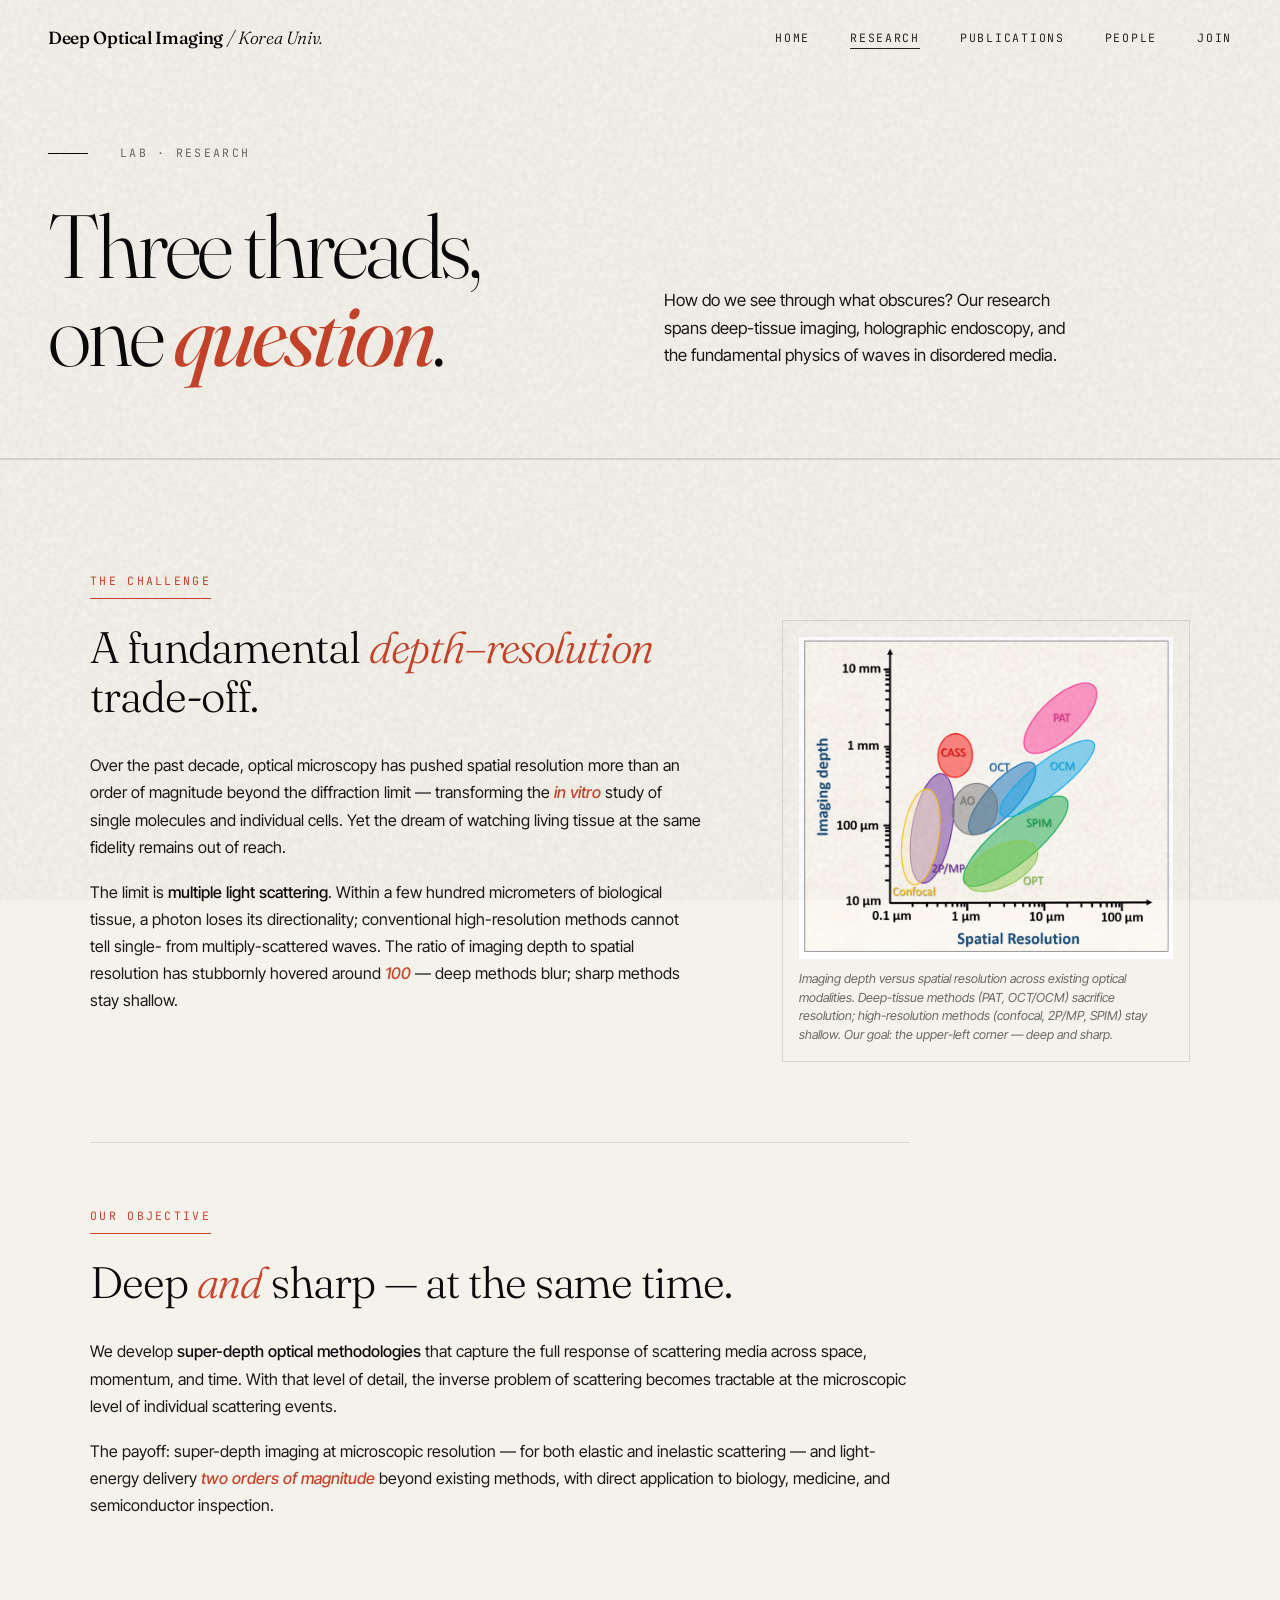
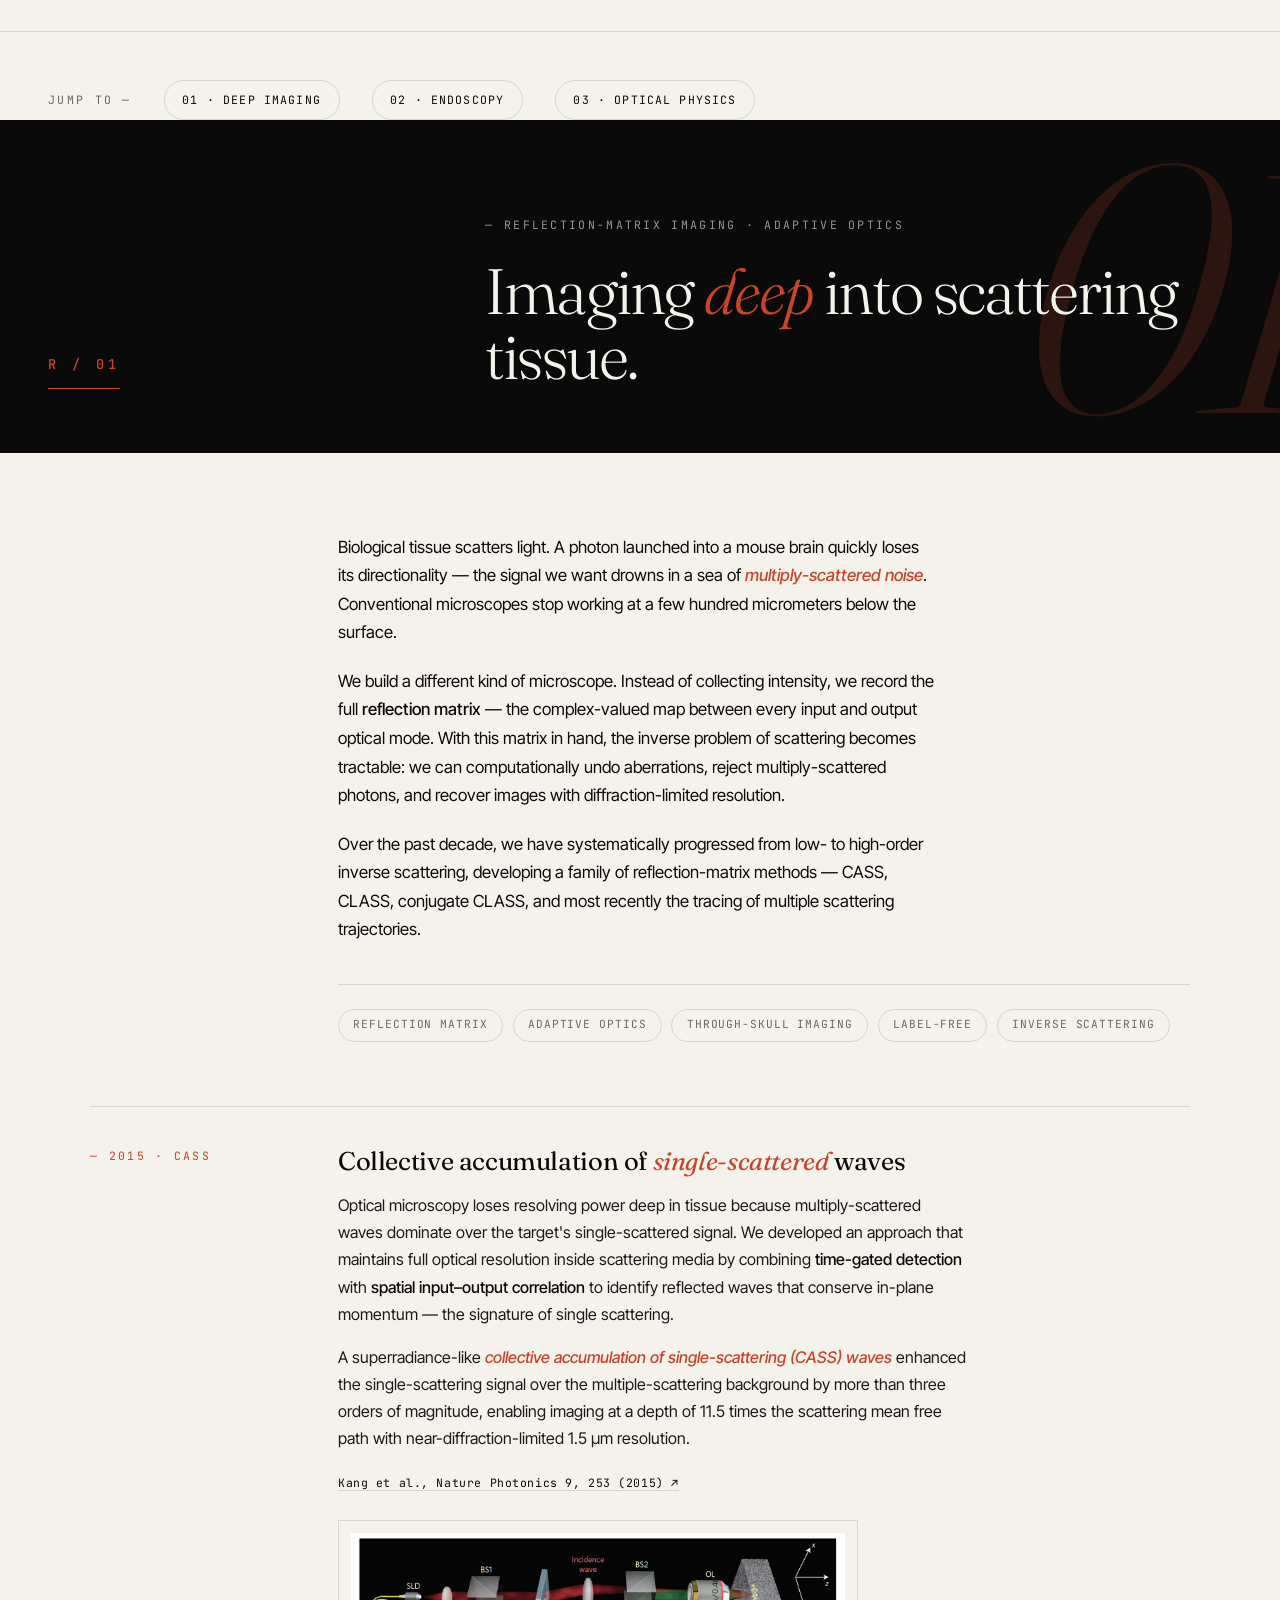
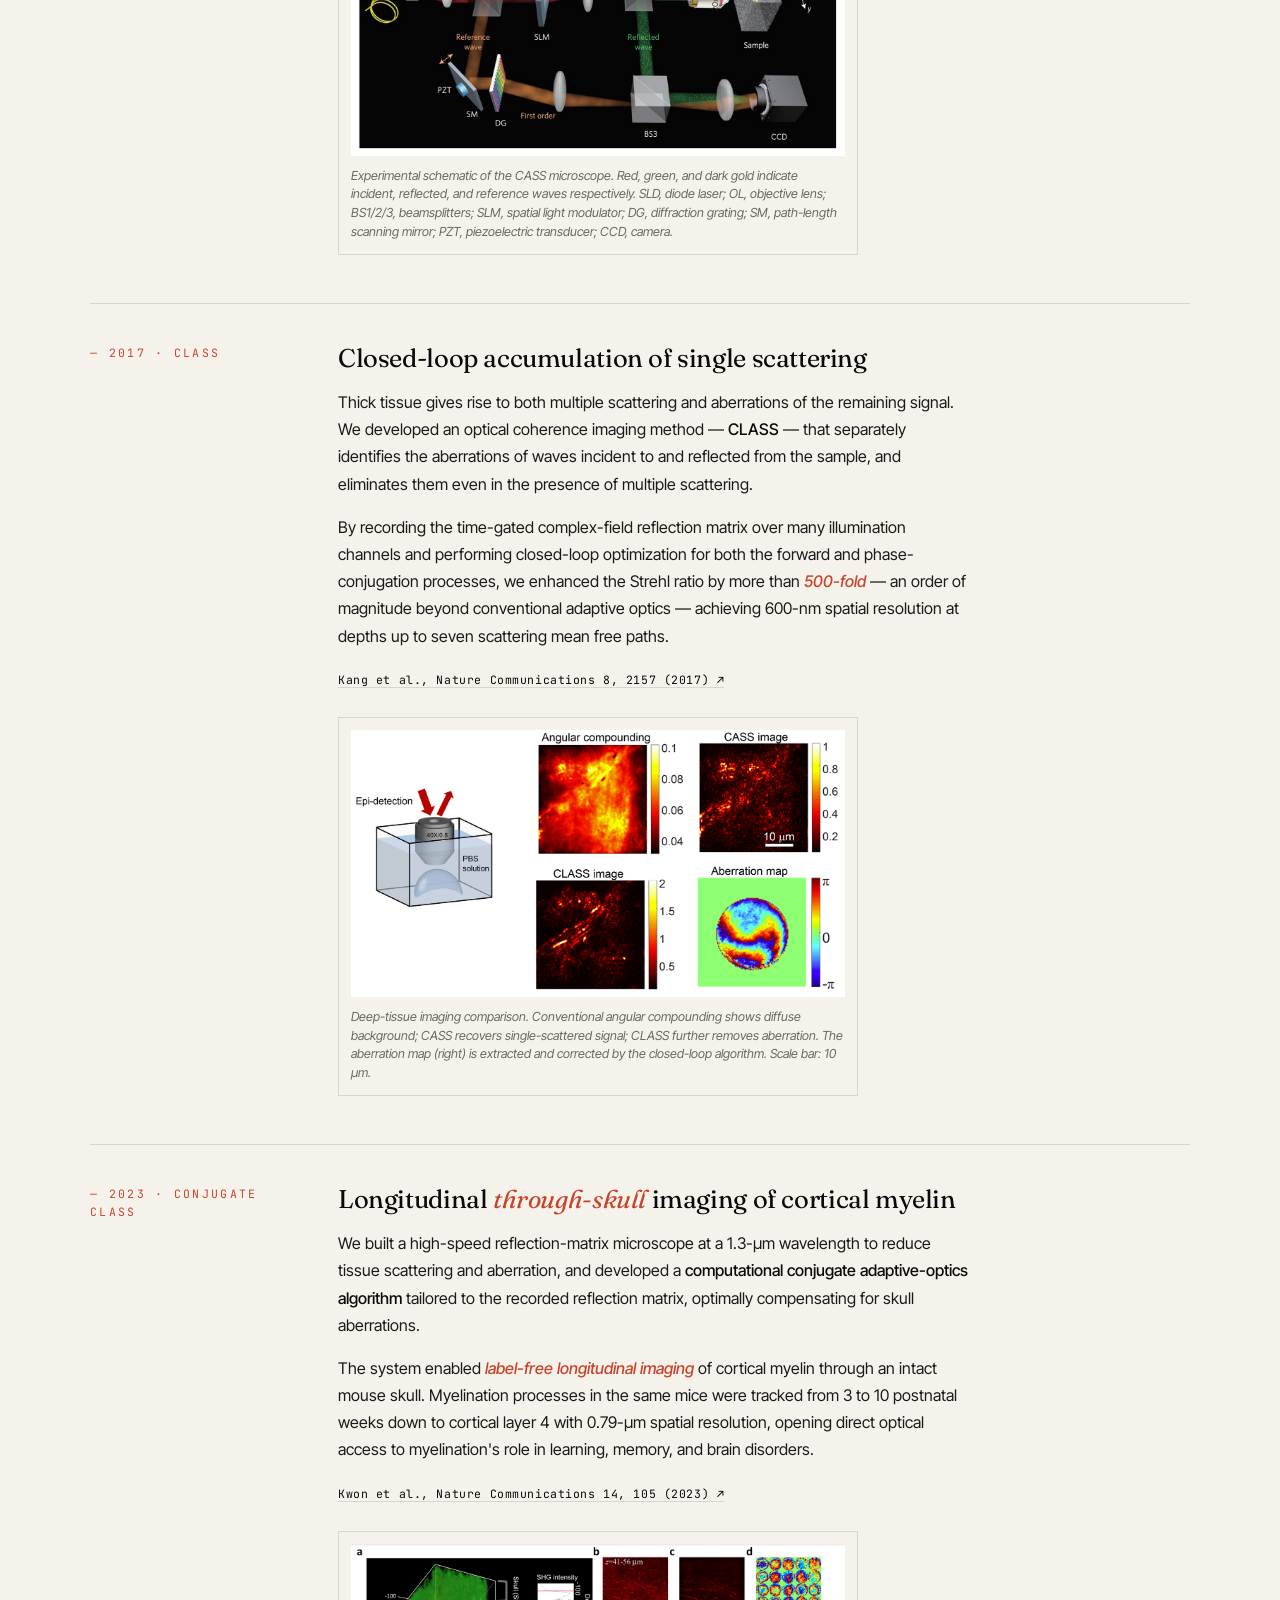
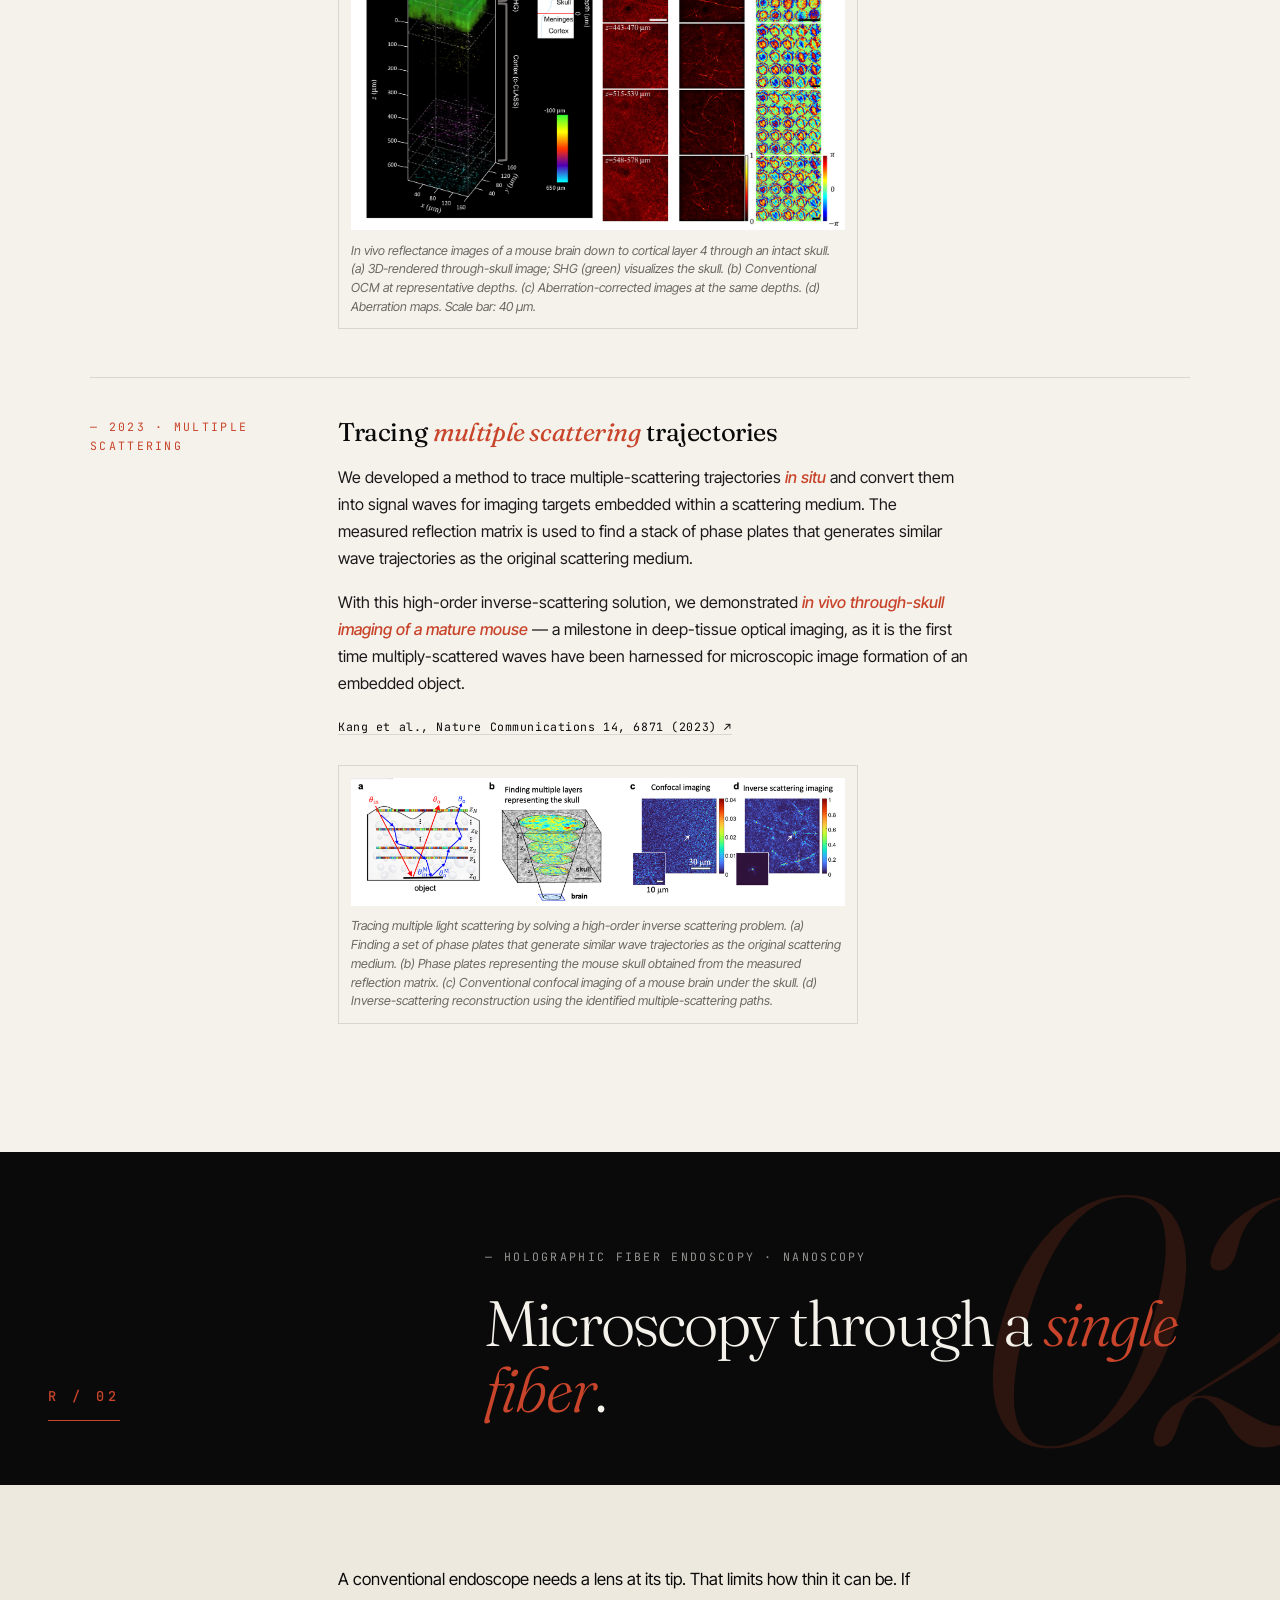
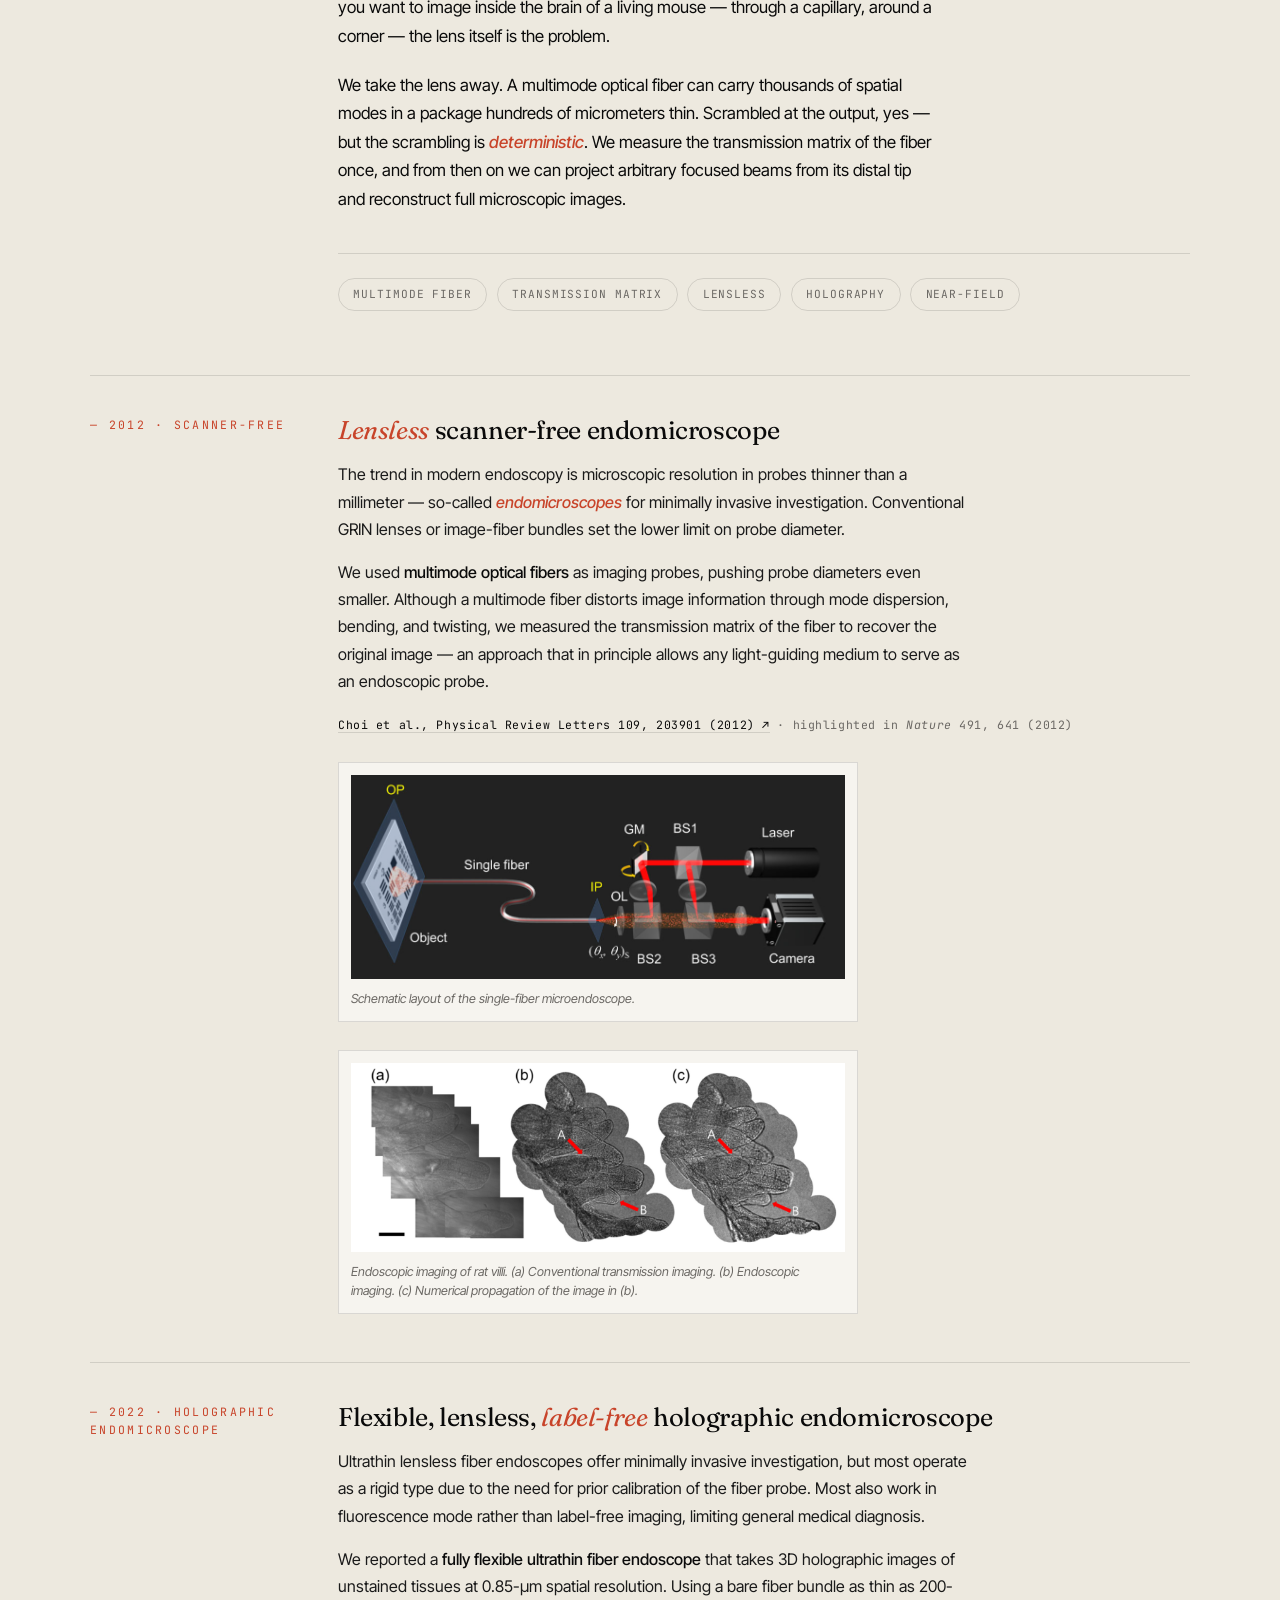
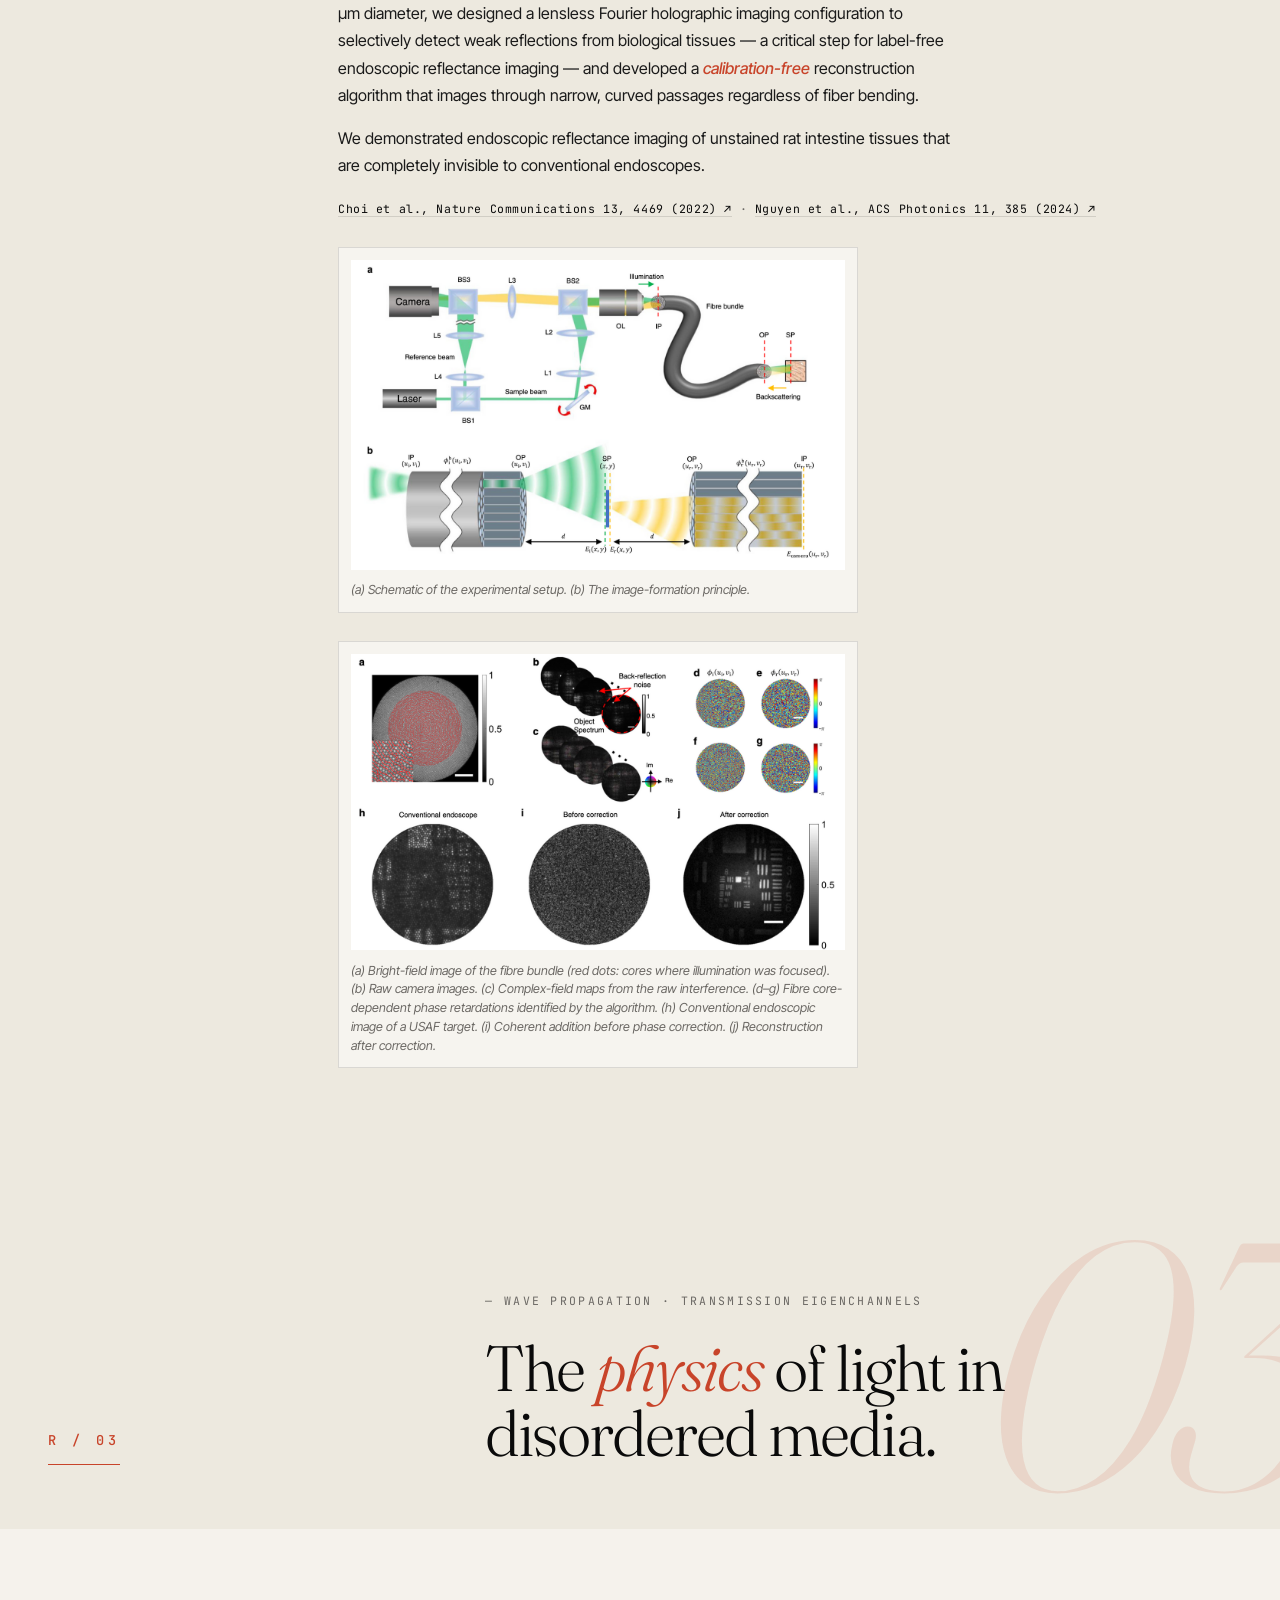
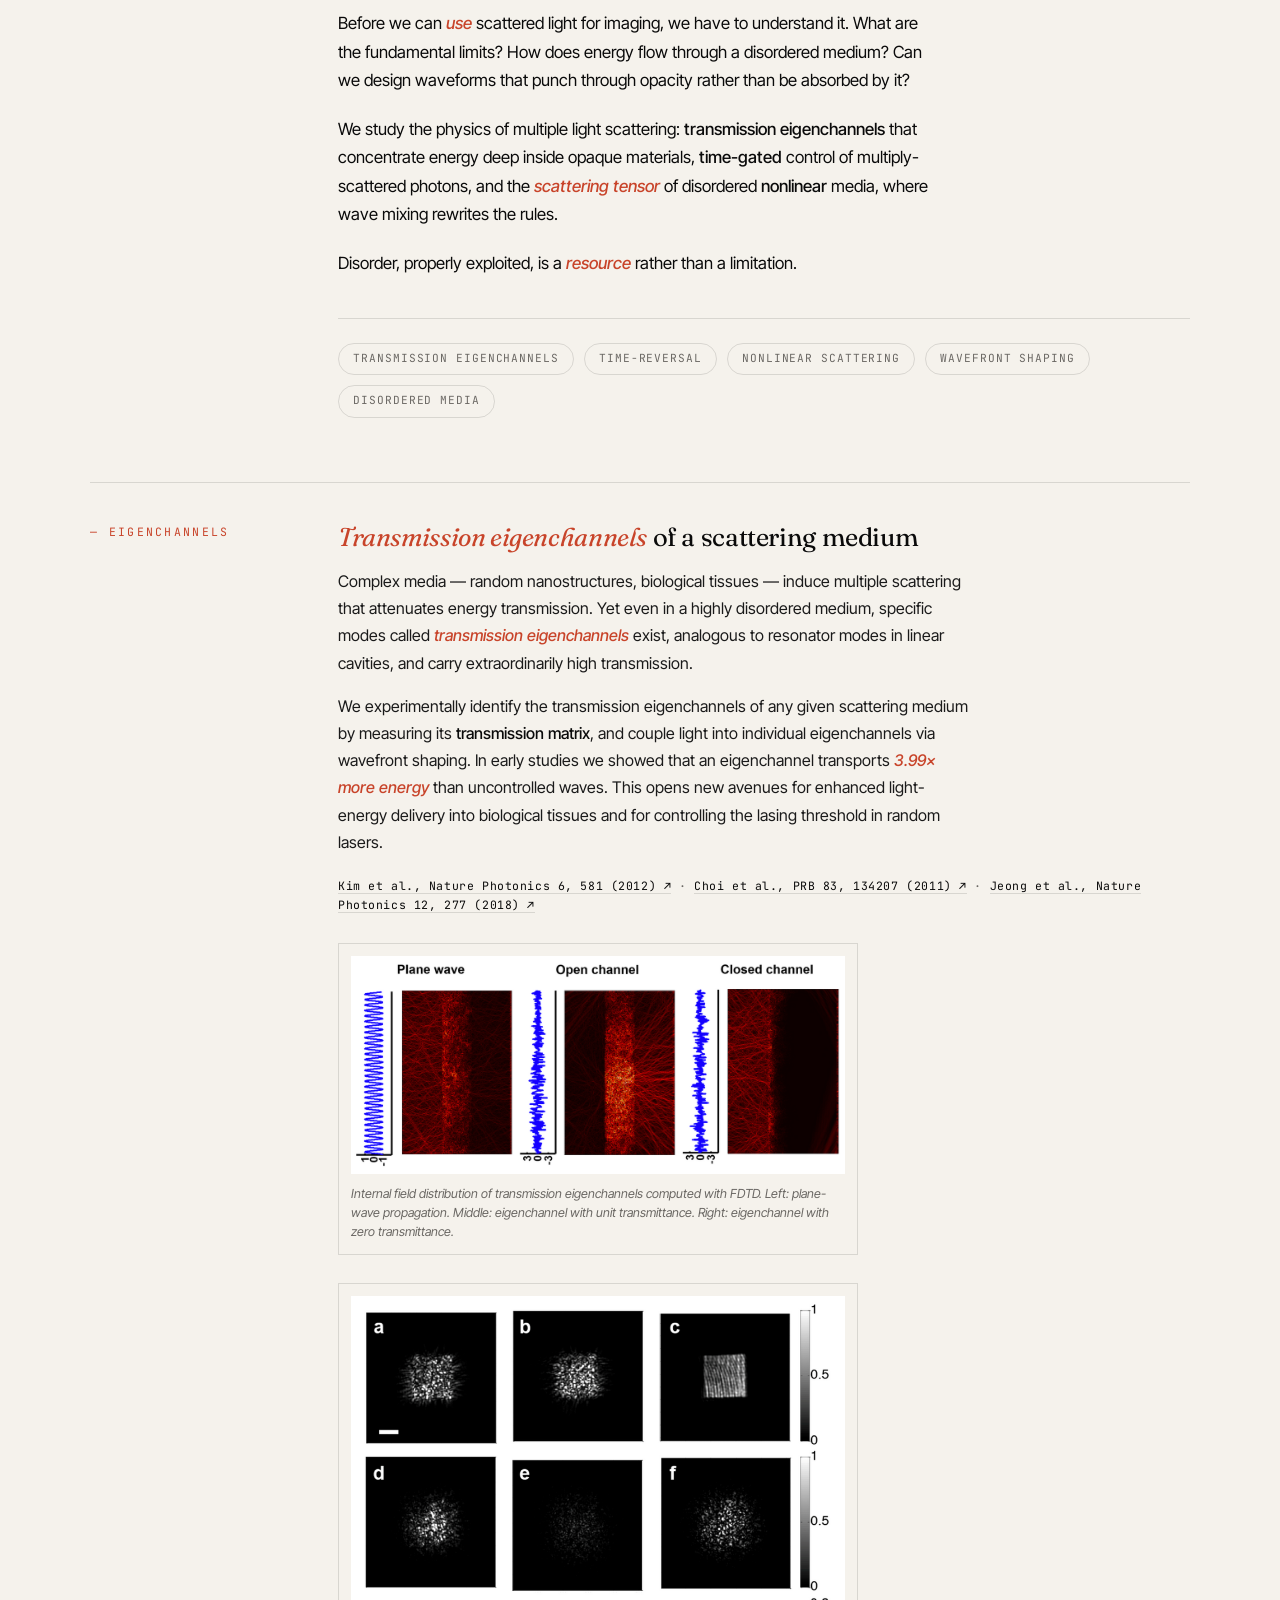
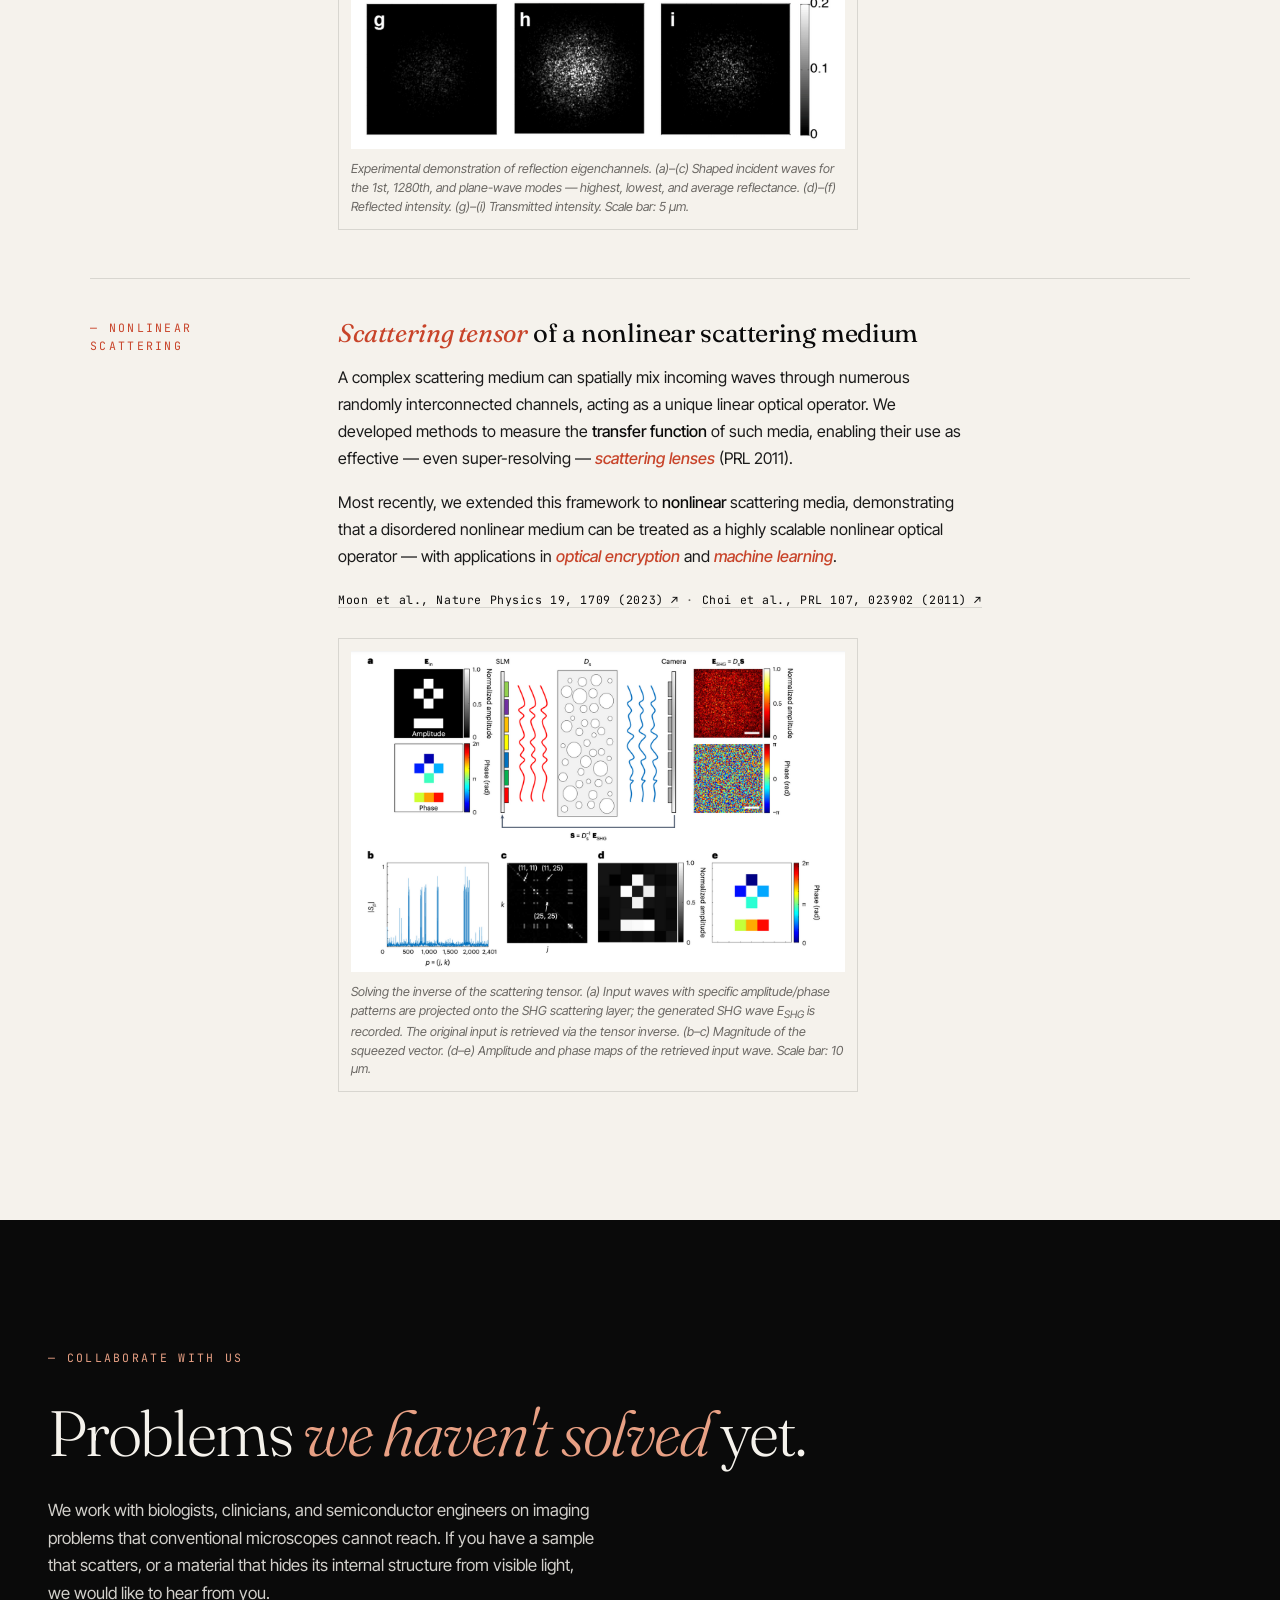
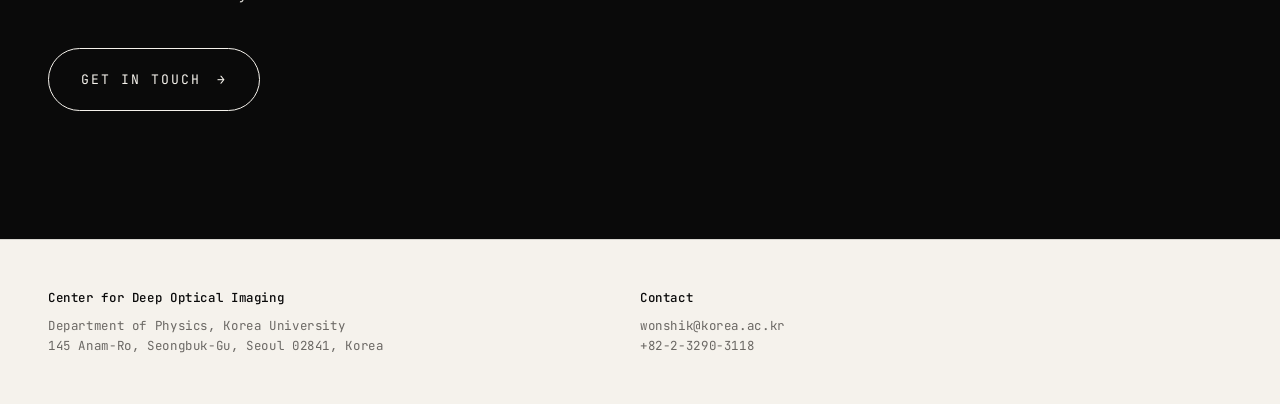
<file: research.html>
<!DOCTYPE html>
<html lang="en">
<head>
<meta charset="UTF-8" />
<meta name="viewport" content="width=device-width, initial-scale=1.0" />
<title>Research — Center for Deep Optical Imaging</title>
<link rel="preconnect" href="https://fonts.googleapis.com">
<link rel="preconnect" href="https://fonts.gstatic.com" crossorigin>
<link href="https://fonts.googleapis.com/css2?family=Fraunces:opsz,wght@9..144,300;9..144,400;9..144,500;9..144,600&family=JetBrains+Mono:wght@400;500&family=Inter+Tight:wght@400;500;600&display=swap" rel="stylesheet">
<link rel="stylesheet" href="css/main.css">
<style>
  /* ---- Research background & objective ---- */
  .research-intro {
    padding: 7rem 3rem;
    border-top: 1px solid var(--line);
    background: var(--paper);
  }
  .intro-inner {
    max-width: 1100px;
    margin: 0 auto;
  }
  .intro-grid {
    display: grid;
    grid-template-columns: 3fr 2fr;
    gap: 5rem;
    align-items: start;
  }
  .intro-label {
    font-family: 'JetBrains Mono', monospace;
    font-size: 0.72rem;
    letter-spacing: 0.2em;
    text-transform: uppercase;
    color: var(--accent);
    margin-bottom: 1.5rem;
    padding-bottom: 0.5rem;
    border-bottom: 1px solid currentColor;
    width: fit-content;
  }
  .intro-title {
    font-family: 'Fraunces', serif;
    font-size: clamp(1.8rem, 3.5vw, 2.75rem);
    font-weight: 300;
    line-height: 1.1;
    letter-spacing: -0.025em;
    margin-bottom: 2rem;
  }
  .intro-title em { font-style: italic; color: var(--accent); }
  .intro-body {
    font-size: 1rem;
    line-height: 1.7;
    color: #1a1a1a;
  }
  .intro-body p + p { margin-top: 1.1rem; }
  .intro-body em { font-style: italic; color: var(--accent); font-weight: 500; }
  .intro-body strong { font-weight: 500; color: var(--ink); }

  .intro-figure {
    background: var(--paper);
    padding: 1rem;
    border: 1px solid var(--line);
    margin-top: 3rem;
  }
  .intro-figure img {
    width: 100%;
    height: auto;
    display: block;
  }
  .intro-figure figcaption {
    margin-top: 0.7rem;
    font-size: 0.78rem;
    line-height: 1.5;
    color: var(--muted);
    font-style: italic;
  }

  .intro-objective {
    margin-top: 5rem;
    padding-top: 4rem;
    border-top: 1px solid var(--line);
    max-width: 820px;
  }

  @media (max-width: 900px) {
    .research-intro { padding: 4rem 1.5rem; }
    .intro-grid { grid-template-columns: 1fr; gap: 2rem; }
    .intro-figure { margin-top: 0; }
    .intro-objective { margin-top: 3rem; padding-top: 2.5rem; }
  }

  /* ---- Table of contents sidebar on desktop ---- */
  .research-toc {
    padding: 3rem 3rem 0;
    border-top: 1px solid var(--line);
    display: flex;
    gap: 2rem;
    align-items: center;
    flex-wrap: wrap;
  }
  .toc-label {
    font-family: 'JetBrains Mono', monospace;
    font-size: 0.72rem;
    letter-spacing: 0.2em;
    text-transform: uppercase;
    color: var(--muted);
  }
  .toc-link {
    font-family: 'JetBrains Mono', monospace;
    font-size: 0.72rem;
    letter-spacing: 0.1em;
    text-transform: uppercase;
    padding: 0.6rem 1.1rem;
    border: 1px solid var(--line);
    border-radius: 999px;
    color: var(--ink);
    text-decoration: none;
    transition: all 0.3s;
  }
  .toc-link:hover { border-color: var(--ink); background: var(--paper-soft); }

  /* ---- Research area blocks ---- */
  .area {
    padding: 0 0 8rem;
    scroll-margin-top: 0;
  }
  .area:nth-child(even) { background: var(--paper-soft); }
  .area:nth-child(odd) { background: var(--paper); }

  /* Full-bleed area banner */
  .area-banner {
    padding: 6rem 3rem 4rem;
    position: relative;
    overflow: hidden;
  }
  .area:nth-child(3n+0) .area-banner { background: var(--ink); color: var(--paper); }
  .area:nth-child(3n+1) .area-banner { background: var(--paper-soft); }
  .area:nth-child(3n+2) .area-banner { background: var(--ink); color: var(--paper); }

  /* Huge backdrop number */
  .area-banner::before {
    content: attr(data-num);
    position: absolute;
    right: -2rem;
    top: 50%;
    transform: translateY(-50%);
    font-family: 'Fraunces', serif;
    font-size: clamp(12rem, 28vw, 22rem);
    font-weight: 300;
    line-height: 1;
    letter-spacing: -0.06em;
    color: rgba(200,68,42,0.12);
    font-style: italic;
    pointer-events: none;
    z-index: 0;
  }
  .area:nth-child(3n+0) .area-banner::before,
  .area:nth-child(3n+2) .area-banner::before {
    color: rgba(200,68,42,0.18);
  }

  .area-header {
    display: grid;
    grid-template-columns: 1fr 2fr;
    gap: 4rem;
    align-items: end;
    margin-bottom: 0;
    position: relative;
    z-index: 1;
    max-width: 1200px;
  }
  .area-num {
    font-family: 'JetBrains Mono', monospace;
    font-size: 0.85rem;
    font-weight: 500;
    letter-spacing: 0.3em;
    text-transform: uppercase;
    color: var(--accent);
    padding-bottom: 0.75rem;
    border-bottom: 1px solid currentColor;
    width: fit-content;
  }
  .area-title {
    font-family: 'Fraunces', serif;
    font-size: clamp(2.25rem, 5vw, 4rem);
    font-weight: 300;
    line-height: 1.02;
    letter-spacing: -0.03em;
  }
  .area-title em { font-style: italic; color: var(--accent); }
  .area-tagline {
    font-family: 'JetBrains Mono', monospace;
    font-size: 0.72rem;
    letter-spacing: 0.2em;
    text-transform: uppercase;
    color: var(--muted);
    margin-bottom: 1.5rem;
  }
  .area:nth-child(3n+0) .area-tagline,
  .area:nth-child(3n+2) .area-tagline {
    color: rgba(245,242,236,0.6);
  }

  .area-body {
    padding: 5rem 3rem 0;
  }

  .area-content {
    display: grid;
    grid-template-columns: 200px 1fr;
    gap: 3rem;
    max-width: 1100px;
    margin: 0 auto;
  }
  .area-content > * {
    grid-column: 2;
  }
  @media (max-width: 900px) {
    .area-content { grid-template-columns: 1fr; gap: 1rem; }
    .area-content > * { grid-column: 1; }
  }

  .area-visual {
    aspect-ratio: 4 / 5;
    background: var(--paper);
    border: 1px solid var(--line);
    position: relative;
    overflow: hidden;
  }
  .area:nth-child(even) .area-visual { background: var(--paper); }

  /* Visual A: Deep imaging — concentric interference */
  .visual-a::before {
    content: '';
    position: absolute; inset: 0;
    background:
      repeating-radial-gradient(
        circle at 50% 50%,
        transparent 0,
        transparent 18px,
        rgba(10,10,10,0.1) 18px,
        rgba(10,10,10,0.1) 19px
      );
  }
  .visual-a::after {
    content: '';
    position: absolute;
    width: 12px; height: 12px;
    background: var(--accent);
    border-radius: 50%;
    top: 50%; left: 50%;
    transform: translate(-50%, -50%);
    box-shadow: 0 0 30px rgba(200,68,42,0.4);
  }

  /* Visual B: Endoscopy — fiber bundle dots */
  .visual-b {
    display: flex;
    align-items: center;
    justify-content: center;
  }
  .visual-b::before {
    content: '';
    width: 60%; aspect-ratio: 1;
    background-image:
      radial-gradient(circle at center, var(--accent) 0, var(--accent) 2px, transparent 2.5px),
      radial-gradient(circle at center, rgba(10,10,10,0.25) 0, rgba(10,10,10,0.25) 2px, transparent 2.5px);
    background-size: 14px 14px, 14px 14px;
    background-position: 0 0, 7px 7px;
    border-radius: 50%;
    mask-image: radial-gradient(circle, black 55%, transparent 70%);
    -webkit-mask-image: radial-gradient(circle, black 55%, transparent 70%);
  }

  /* Visual C: Optical physics — wave lines */
  .visual-c::before {
    content: '';
    position: absolute; inset: 0;
    background:
      linear-gradient(90deg, transparent 0%, rgba(10,10,10,0.08) 50%, transparent 100%),
      repeating-linear-gradient(
        0deg,
        transparent 0,
        transparent 12px,
        rgba(10,10,10,0.15) 12px,
        rgba(10,10,10,0.15) 13px
      );
  }
  .visual-c::after {
    content: '';
    position: absolute;
    top: 50%; left: 20%; right: 20%;
    height: 2px;
    background: var(--accent);
    transform: translateY(-50%);
    box-shadow: 0 0 15px rgba(200,68,42,0.5);
  }

  .area-text {
    font-size: 1.05rem;
    line-height: 1.7;
    max-width: 60ch;
  }
  .area-text p + p { margin-top: 1.25rem; }
  .area-text em { font-style: italic; color: var(--accent); font-weight: 500; }
  .area-text strong { font-weight: 500; color: var(--ink); }

  .area-keywords {
    margin-top: 2.5rem;
    padding-top: 1.5rem;
    border-top: 1px solid var(--line);
    display: flex;
    flex-wrap: wrap;
    gap: 0.6rem;
  }
  .keyword {
    font-family: 'JetBrains Mono', monospace;
    font-size: 0.7rem;
    letter-spacing: 0.08em;
    text-transform: uppercase;
    padding: 0.4rem 0.9rem;
    background: transparent;
    border: 1px solid var(--line);
    border-radius: 999px;
    color: var(--muted);
  }

  /* ---- Subtopics (multiple methods within an area) ---- */
  .subtopics {
    margin: 4rem auto 0;
    display: grid;
    gap: 3rem;
    max-width: 1100px;
  }
  .subtopic {
    padding-top: 2.5rem;
    border-top: 1px solid var(--line);
    display: grid;
    grid-template-columns: 200px 1fr;
    gap: 3rem;
  }
  .subtopic-label {
    font-family: 'JetBrains Mono', monospace;
    font-size: 0.72rem;
    letter-spacing: 0.2em;
    text-transform: uppercase;
    color: var(--accent);
  }
  .subtopic-title {
    font-family: 'Fraunces', serif;
    font-size: 1.6rem;
    font-weight: 400;
    letter-spacing: -0.015em;
    line-height: 1.15;
    margin-bottom: 1rem;
  }
  .subtopic-title em { font-style: italic; color: var(--accent); }
  .subtopic-body {
    font-size: 1rem;
    line-height: 1.7;
    max-width: 70ch;
    color: #1a1a1a;
  }
  .subtopic-body p + p { margin-top: 1rem; }
  .subtopic-body em { font-style: italic; color: var(--accent); font-weight: 500; }
  .subtopic-body strong { font-weight: 500; color: var(--ink); }
  .subtopic-refs {
    margin-top: 1.25rem;
    font-family: 'JetBrains Mono', monospace;
    font-size: 0.72rem;
    letter-spacing: 0.05em;
    color: var(--muted);
    line-height: 1.7;
  }
  .subtopic-refs a {
    color: var(--ink);
    text-decoration: none;
    border-bottom: 1px solid var(--line);
    transition: border-color 0.3s, color 0.3s;
  }
  .subtopic-refs a:hover { color: var(--accent); border-color: var(--accent); }

  .subtopic-figure {
    margin-top: 1.75rem;
    padding: 0.75rem;
    background: var(--paper);
    border: 1px solid var(--line);
    max-width: 520px;
  }
  .area:nth-child(even) .subtopic-figure { background: rgba(255,255,255,0.5); }
  .subtopic-figure img {
    width: 100%;
    height: auto;
    display: block;
  }
  .subtopic-figure figcaption {
    margin-top: 0.7rem;
    font-size: 0.78rem;
    line-height: 1.5;
    color: var(--muted);
    font-style: italic;
  }

  @media (max-width: 900px) {
    .subtopic { grid-template-columns: 1fr; gap: 1rem; padding-top: 1.75rem; }
    .subtopics { gap: 1.5rem; margin-top: 2.5rem; }
  }

  .area-key-papers {
    margin-top: 2rem;
    padding-top: 1.5rem;
    border-top: 1px solid var(--line);
  }
  .key-papers-label {
    font-family: 'JetBrains Mono', monospace;
    font-size: 0.7rem;
    letter-spacing: 0.15em;
    text-transform: uppercase;
    color: var(--muted);
    margin-bottom: 1rem;
  }
  .key-paper {
    display: block;
    padding: 0.75rem 0;
    border-bottom: 1px solid var(--line);
    font-family: 'Fraunces', serif;
    font-size: 0.95rem;
    line-height: 1.4;
    color: var(--ink);
    text-decoration: none;
    transition: color 0.3s, padding-left 0.3s;
  }
  .key-paper:hover { color: var(--accent); padding-left: 0.5rem; }
  .key-paper .kp-venue {
    display: block;
    font-family: 'JetBrains Mono', monospace;
    font-size: 0.7rem;
    letter-spacing: 0.1em;
    text-transform: uppercase;
    color: var(--muted);
    margin-top: 0.3rem;
    font-style: normal;
  }

  /* ---- Collaborate CTA ---- */
  .collab {
    padding: 8rem 3rem;
    background: var(--ink);
    color: var(--paper);
    border-top: 1px solid var(--line);
  }
  .collab-inner {
    max-width: 900px;
  }
  .collab-label {
    font-family: 'JetBrains Mono', monospace;
    font-size: 0.72rem;
    letter-spacing: 0.2em;
    text-transform: uppercase;
    color: var(--accent-soft);
    margin-bottom: 2rem;
  }
  .collab-heading {
    font-family: 'Fraunces', serif;
    font-size: clamp(2rem, 5vw, 4rem);
    font-weight: 300;
    letter-spacing: -0.03em;
    line-height: 1.02;
    margin-bottom: 2rem;
  }
  .collab-heading em { font-style: italic; color: var(--accent-soft); }
  .collab-body {
    font-size: 1.05rem;
    line-height: 1.65;
    max-width: 55ch;
    margin-bottom: 2.5rem;
    color: rgba(245,242,236,0.85);
  }
  .collab-cta {
    display: inline-flex;
    align-items: center;
    gap: 1rem;
    font-family: 'JetBrains Mono', monospace;
    font-size: 0.82rem;
    letter-spacing: 0.15em;
    text-transform: uppercase;
    color: var(--paper);
    text-decoration: none;
    padding: 1.25rem 2rem;
    border: 1px solid var(--paper);
    border-radius: 999px;
    transition: all 0.3s;
  }
  .collab-cta:hover { background: var(--paper); color: var(--ink); }
  .collab-cta::after { content: '→'; transition: transform 0.3s; }
  .collab-cta:hover::after { transform: translateX(4px); }

  @media (max-width: 900px) {
    .research-toc { padding: 2rem 1.5rem 0; }
    .area { padding: 0 0 4rem; }
    .area-banner { padding: 4rem 1.5rem 2.5rem; }
    .area-body { padding: 3rem 1.5rem 0; }
    .area-header { grid-template-columns: 1fr; gap: 1rem; }
    .area-banner::before { font-size: clamp(8rem, 40vw, 16rem); right: -1rem; }
    .collab { padding: 4rem 1.5rem; }
  }
</style>
</head>
<body>

<nav class="site-nav">
  <a href="index.html" class="nav-logo">Deep Optical Imaging<span> / Korea Univ.</span></a>
  <button class="nav-toggle" aria-label="Menu"><span></span><span></span><span></span></button>
  <ul class="nav-links">
    <li><a href="index.html">Home</a></li>
    <li><a href="research.html" class="active">Research</a></li>
    <li><a href="publications.html">Publications</a></li>
    <li><a href="people.html">People</a></li>
    <li><a href="index.html#join">Join</a></li>
  </ul>
</nav>

<header class="page-header">
  <div>
    <div class="page-header-meta"><span>Lab · Research</span></div>
    <h1 class="page-title">
      Three threads,<br>one <em>question</em>.
    </h1>
  </div>
  <p class="page-header-description">
    How do we see through what obscures? Our research spans deep-tissue imaging, holographic endoscopy, and the fundamental physics of waves in disordered media.
  </p>
</header>

<!-- ============ RESEARCH BACKGROUND & OBJECTIVE ============ -->
<section class="research-intro">
  <div class="intro-inner">
    <div class="intro-grid">
      <div>
        <div class="intro-label">The Challenge</div>
        <h2 class="intro-title">A fundamental <em>depth–resolution</em> trade-off.</h2>
        <div class="intro-body">
          <p>
            Over the past decade, optical microscopy has pushed spatial resolution more than an order of magnitude beyond the diffraction limit — transforming the <em>in vitro</em> study of single molecules and individual cells. Yet the dream of watching living tissue at the same fidelity remains out of reach.
          </p>
          <p>
            The limit is <strong>multiple light scattering</strong>. Within a few hundred micrometers of biological tissue, a photon loses its directionality; conventional high-resolution methods cannot tell single- from multiply-scattered waves. The ratio of imaging depth to spatial resolution has stubbornly hovered around <em>100</em> — deep methods blur; sharp methods stay shallow.
          </p>
        </div>
      </div>
      <figure class="intro-figure">
        <img src="img/research/depth-resolution-landscape.png" alt="Imaging depth vs spatial resolution across optical modalities">
        <figcaption>Imaging depth versus spatial resolution across existing optical modalities. Deep-tissue methods (PAT, OCT/OCM) sacrifice resolution; high-resolution methods (confocal, 2P/MP, SPIM) stay shallow. Our goal: the upper-left corner — deep <em>and</em> sharp.</figcaption>
      </figure>
    </div>

    <div class="intro-objective">
      <div class="intro-label">Our Objective</div>
      <h2 class="intro-title">Deep <em>and</em> sharp — at the same time.</h2>
      <div class="intro-body">
        <p>
          We develop <strong>super-depth optical methodologies</strong> that capture the full response of scattering media across space, momentum, and time. With that level of detail, the inverse problem of scattering becomes tractable at the microscopic level of individual scattering events.
        </p>
        <p>
          The payoff: super-depth imaging at microscopic resolution — for both elastic and inelastic scattering — and light-energy delivery <em>two orders of magnitude</em> beyond existing methods, with direct application to biology, medicine, and semiconductor inspection.
        </p>
      </div>
    </div>
  </div>
</section>

<!-- ============ TOC ============ -->
<nav class="research-toc">
  <span class="toc-label">Jump to —</span>
  <a href="#deep-imaging" class="toc-link">01 · Deep Imaging</a>
  <a href="#endoscopy" class="toc-link">02 · Endoscopy</a>
  <a href="#optical-physics" class="toc-link">03 · Optical Physics</a>
</nav>

<!-- ============ AREA 01 ============ -->
<section class="area" id="deep-imaging">
  <div class="area-banner" data-num="01">
    <div class="area-header">
      <div class="area-num">R / 01</div>
      <div>
        <div class="area-tagline">— Reflection-matrix imaging · adaptive optics</div>
        <h2 class="area-title">Imaging <em>deep</em> into scattering tissue.</h2>
      </div>
    </div>
  </div>

  <div class="area-body">
  <div class="area-content">
<div>
      <div class="area-text">
        <p>
          Biological tissue scatters light. A photon launched into a mouse brain quickly loses its directionality — the signal we want drowns in a sea of <em>multiply-scattered noise</em>. Conventional microscopes stop working at a few hundred micrometers below the surface.
        </p>
        <p>
          We build a different kind of microscope. Instead of collecting intensity, we record the full <strong>reflection matrix</strong> — the complex-valued map between every input and output optical mode. With this matrix in hand, the inverse problem of scattering becomes tractable: we can computationally undo aberrations, reject multiply-scattered photons, and recover images with diffraction-limited resolution.
        </p>
        <p>
          Over the past decade, we have systematically progressed from low- to high-order inverse scattering, developing a family of reflection-matrix methods — CASS, CLASS, conjugate CLASS, and most recently the tracing of multiple scattering trajectories.
        </p>
      </div>

      <div class="area-keywords">
        <span class="keyword">Reflection Matrix</span>
        <span class="keyword">Adaptive Optics</span>
        <span class="keyword">Through-skull Imaging</span>
        <span class="keyword">Label-free</span>
        <span class="keyword">Inverse Scattering</span>
      </div>
    </div>
  </div>

  <div class="subtopics">

    <div class="subtopic">
      <div>
        <div class="subtopic-label">— 2015 · CASS</div>
      </div>
      <div>
        <h3 class="subtopic-title">Collective accumulation of <em>single-scattered</em> waves</h3>
        <div class="subtopic-body">
          <p>
            Optical microscopy loses resolving power deep in tissue because multiply-scattered waves dominate over the target's single-scattered signal. We developed an approach that maintains full optical resolution inside scattering media by combining <strong>time-gated detection</strong> with <strong>spatial input–output correlation</strong> to identify reflected waves that conserve in-plane momentum — the signature of single scattering.
          </p>
          <p>
            A superradiance-like <em>collective accumulation of single-scattering (CASS) waves</em> enhanced the single-scattering signal over the multiple-scattering background by more than three orders of magnitude, enabling imaging at a depth of 11.5 times the scattering mean free path with near-diffraction-limited 1.5 μm resolution.
          </p>
        </div>
        <div class="subtopic-refs">
          <a href="https://www.nature.com/articles/nphoton.2015.24" target="_blank">Kang et al., Nature Photonics 9, 253 (2015) ↗</a>
        </div>
        <figure class="subtopic-figure">
          <img src="img/research/cass-schematic.png" alt="CASS microscopy schematic">
          <figcaption>Experimental schematic of the CASS microscope. Red, green, and dark gold indicate incident, reflected, and reference waves respectively. SLD, diode laser; OL, objective lens; BS1/2/3, beamsplitters; SLM, spatial light modulator; DG, diffraction grating; SM, path-length scanning mirror; PZT, piezoelectric transducer; CCD, camera.</figcaption>
        </figure>
      </div>
    </div>

    <div class="subtopic">
      <div>
        <div class="subtopic-label">— 2017 · CLASS</div>
      </div>
      <div>
        <h3 class="subtopic-title">Closed-loop accumulation of single scattering</h3>
        <div class="subtopic-body">
          <p>
            Thick tissue gives rise to both multiple scattering and aberrations of the remaining signal. We developed an optical coherence imaging method — <strong>CLASS</strong> — that separately identifies the aberrations of waves incident to and reflected from the sample, and eliminates them even in the presence of multiple scattering.
          </p>
          <p>
            By recording the time-gated complex-field reflection matrix over many illumination channels and performing closed-loop optimization for both the forward and phase-conjugation processes, we enhanced the Strehl ratio by more than <em>500-fold</em> — an order of magnitude beyond conventional adaptive optics — achieving 600-nm spatial resolution at depths up to seven scattering mean free paths.
          </p>
        </div>
        <div class="subtopic-refs">
          <a href="https://www.nature.com/articles/s41467-017-02117-8" target="_blank">Kang et al., Nature Communications 8, 2157 (2017) ↗</a>
        </div>
        <figure class="subtopic-figure">
          <img src="img/research/class.png" alt="CASS vs CLASS imaging result">
          <figcaption>Deep-tissue imaging comparison. Conventional angular compounding shows diffuse background; CASS recovers single-scattered signal; CLASS further removes aberration. The aberration map (right) is extracted and corrected by the closed-loop algorithm. Scale bar: 10 μm.</figcaption>
        </figure>
      </div>
    </div>

    <div class="subtopic">
      <div>
        <div class="subtopic-label">— 2023 · Conjugate CLASS</div>
      </div>
      <div>
        <h3 class="subtopic-title">Longitudinal <em>through-skull</em> imaging of cortical myelin</h3>
        <div class="subtopic-body">
          <p>
            We built a high-speed reflection-matrix microscope at a 1.3-μm wavelength to reduce tissue scattering and aberration, and developed a <strong>computational conjugate adaptive-optics algorithm</strong> tailored to the recorded reflection matrix, optimally compensating for skull aberrations.
          </p>
          <p>
            The system enabled <em>label-free longitudinal imaging</em> of cortical myelin through an intact mouse skull. Myelination processes in the same mice were tracked from 3 to 10 postnatal weeks down to cortical layer 4 with 0.79-μm spatial resolution, opening direct optical access to myelination's role in learning, memory, and brain disorders.
          </p>
        </div>
        <div class="subtopic-refs">
          <a href="https://www.nature.com/articles/s41467-022-35738-9" target="_blank">Kwon et al., Nature Communications 14, 105 (2023) ↗</a>
        </div>
        <figure class="subtopic-figure">
          <img src="img/research/conjugate-class-brain.png" alt="In vivo reflectance images of a mouse brain through an intact skull">
          <figcaption>In vivo reflectance images of a mouse brain down to cortical layer 4 through an intact skull. (a) 3D-rendered through-skull image; SHG (green) visualizes the skull. (b) Conventional OCM at representative depths. (c) Aberration-corrected images at the same depths. (d) Aberration maps. Scale bar: 40 μm.</figcaption>
        </figure>
      </div>
    </div>

    <div class="subtopic">
      <div>
        <div class="subtopic-label">— 2023 · Multiple scattering</div>
      </div>
      <div>
        <h3 class="subtopic-title">Tracing <em>multiple scattering</em> trajectories</h3>
        <div class="subtopic-body">
          <p>
            We developed a method to trace multiple-scattering trajectories <em>in situ</em> and convert them into signal waves for imaging targets embedded within a scattering medium. The measured reflection matrix is used to find a stack of phase plates that generates similar wave trajectories as the original scattering medium.
          </p>
          <p>
            With this high-order inverse-scattering solution, we demonstrated <em>in vivo through-skull imaging of a mature mouse</em> — a milestone in deep-tissue optical imaging, as it is the first time multiply-scattered waves have been harnessed for microscopic image formation of an embedded object.
          </p>
        </div>
        <div class="subtopic-refs">
          <a href="https://www.nature.com/articles/s41467-023-42525-7" target="_blank">Kang et al., Nature Communications 14, 6871 (2023) ↗</a>
        </div>
        <figure class="subtopic-figure">
          <img src="img/research/multiple-scattering.png" alt="Tracing multiple scattering trajectories">
          <figcaption>Tracing multiple light scattering by solving a high-order inverse scattering problem. (a) Finding a set of phase plates that generate similar wave trajectories as the original scattering medium. (b) Phase plates representing the mouse skull obtained from the measured reflection matrix. (c) Conventional confocal imaging of a mouse brain under the skull. (d) Inverse-scattering reconstruction using the identified multiple-scattering paths.</figcaption>
        </figure>
      </div>
    </div>

  </div>
  </div>
</section>

<!-- ============ AREA 02 ============ -->
<section class="area" id="endoscopy">
  <div class="area-banner" data-num="02">
    <div class="area-header">
      <div class="area-num">R / 02</div>
      <div>
        <div class="area-tagline">— Holographic fiber endoscopy · nanoscopy</div>
        <h2 class="area-title">Microscopy through a <em>single fiber</em>.</h2>
      </div>
    </div>
  </div>

  <div class="area-body">
  <div class="area-content">
<div>
      <div class="area-text">
        <p>
          A conventional endoscope needs a lens at its tip. That limits how thin it can be. If you want to image inside the brain of a living mouse — through a capillary, around a corner — the lens itself is the problem.
        </p>
        <p>
          We take the lens away. A multimode optical fiber can carry thousands of spatial modes in a package hundreds of micrometers thin. Scrambled at the output, yes — but the scrambling is <em>deterministic</em>. We measure the transmission matrix of the fiber once, and from then on we can project arbitrary focused beams from its distal tip and reconstruct full microscopic images.
        </p>
      </div>

      <div class="area-keywords">
        <span class="keyword">Multimode Fiber</span>
        <span class="keyword">Transmission Matrix</span>
        <span class="keyword">Lensless</span>
        <span class="keyword">Holography</span>
        <span class="keyword">Near-field</span>
      </div>
    </div>
  </div>

  <div class="subtopics">

    <div class="subtopic">
      <div>
        <div class="subtopic-label">— 2012 · Scanner-free</div>
      </div>
      <div>
        <h3 class="subtopic-title"><em>Lensless</em> scanner-free endomicroscope</h3>
        <div class="subtopic-body">
          <p>
            The trend in modern endoscopy is microscopic resolution in probes thinner than a millimeter — so-called <em>endomicroscopes</em> for minimally invasive investigation. Conventional GRIN lenses or image-fiber bundles set the lower limit on probe diameter.
          </p>
          <p>
            We used <strong>multimode optical fibers</strong> as imaging probes, pushing probe diameters even smaller. Although a multimode fiber distorts image information through mode dispersion, bending, and twisting, we measured the transmission matrix of the fiber to recover the original image — an approach that in principle allows any light-guiding medium to serve as an endoscopic probe.
          </p>
        </div>
        <div class="subtopic-refs">
          <a href="https://journals.aps.org/prl/abstract/10.1103/PhysRevLett.109.203901" target="_blank">Choi et al., Physical Review Letters 109, 203901 (2012) ↗</a> · highlighted in <em>Nature</em> 491, 641 (2012)
        </div>
        <figure class="subtopic-figure">
          <img src="img/research/endoscopy-schematic.png" alt="Single-fiber microendoscope layout">
          <figcaption>Schematic layout of the single-fiber microendoscope.</figcaption>
        </figure>
        <figure class="subtopic-figure">
          <img src="img/research/endoscopy-villi.png" alt="Endoscopic imaging of rat villi">
          <figcaption>Endoscopic imaging of rat villi. (a) Conventional transmission imaging. (b) Endoscopic imaging. (c) Numerical propagation of the image in (b).</figcaption>
        </figure>
      </div>
    </div>

    <div class="subtopic">
      <div>
        <div class="subtopic-label">— 2022 · Holographic endomicroscope</div>
      </div>
      <div>
        <h3 class="subtopic-title">Flexible, lensless, <em>label-free</em> holographic endomicroscope</h3>
        <div class="subtopic-body">
          <p>
            Ultrathin lensless fiber endoscopes offer minimally invasive investigation, but most operate as a rigid type due to the need for prior calibration of the fiber probe. Most also work in fluorescence mode rather than label-free imaging, limiting general medical diagnosis.
          </p>
          <p>
            We reported a <strong>fully flexible ultrathin fiber endoscope</strong> that takes 3D holographic images of unstained tissues at 0.85-μm spatial resolution. Using a bare fiber bundle as thin as 200-μm diameter, we designed a lensless Fourier holographic imaging configuration to selectively detect weak reflections from biological tissues — a critical step for label-free endoscopic reflectance imaging — and developed a <em>calibration-free</em> reconstruction algorithm that images through narrow, curved passages regardless of fiber bending.
          </p>
          <p>
            We demonstrated endoscopic reflectance imaging of unstained rat intestine tissues that are completely invisible to conventional endoscopes.
          </p>
        </div>
        <div class="subtopic-refs">
          <a href="https://www.nature.com/articles/s41467-022-32114-5" target="_blank">Choi et al., Nature Communications 13, 4469 (2022) ↗</a> ·
          <a href="https://doi.org/10.1021/acsphotonics.3c01100" target="_blank">Nguyen et al., ACS Photonics 11, 385 (2024) ↗</a>
        </div>
        <figure class="subtopic-figure">
          <img src="img/research/holographic-endo-schematic.png" alt="Holographic endomicroscope setup and principle">
          <figcaption>(a) Schematic of the experimental setup. (b) The image-formation principle.</figcaption>
        </figure>
        <figure class="subtopic-figure">
          <img src="img/research/holographic-endo-fiber.png" alt="Fibre-bundle calibration and imaging">
          <figcaption>(a) Bright-field image of the fibre bundle (red dots: cores where illumination was focused). (b) Raw camera images. (c) Complex-field maps from the raw interference. (d–g) Fibre core-dependent phase retardations identified by the algorithm. (h) Conventional endoscopic image of a USAF target. (i) Coherent addition before phase correction. (j) Reconstruction after correction.</figcaption>
        </figure>
      </div>
    </div>

  </div>
  </div>
</section>

<!-- ============ AREA 03 ============ -->
<section class="area" id="optical-physics">
  <div class="area-banner" data-num="03">
    <div class="area-header">
      <div class="area-num">R / 03</div>
      <div>
        <div class="area-tagline">— Wave propagation · transmission eigenchannels</div>
        <h2 class="area-title">The <em>physics</em> of light in disordered media.</h2>
      </div>
    </div>
  </div>

  <div class="area-body">
  <div class="area-content">
<div>
      <div class="area-text">
        <p>
          Before we can <em>use</em> scattered light for imaging, we have to understand it. What are the fundamental limits? How does energy flow through a disordered medium? Can we design waveforms that punch through opacity rather than be absorbed by it?
        </p>
        <p>
          We study the physics of multiple light scattering: <strong>transmission eigenchannels</strong> that concentrate energy deep inside opaque materials, <strong>time-gated</strong> control of multiply-scattered photons, and the <em>scattering tensor</em> of disordered <strong>nonlinear</strong> media, where wave mixing rewrites the rules.
        </p>
        <p>
          Disorder, properly exploited, is a <em>resource</em> rather than a limitation.
        </p>
      </div>

      <div class="area-keywords">
        <span class="keyword">Transmission Eigenchannels</span>
        <span class="keyword">Time-reversal</span>
        <span class="keyword">Nonlinear Scattering</span>
        <span class="keyword">Wavefront Shaping</span>
        <span class="keyword">Disordered Media</span>
      </div>
    </div>
  </div>

  <div class="subtopics">

    <div class="subtopic">
      <div>
        <div class="subtopic-label">— Eigenchannels</div>
      </div>
      <div>
        <h3 class="subtopic-title"><em>Transmission eigenchannels</em> of a scattering medium</h3>
        <div class="subtopic-body">
          <p>
            Complex media — random nanostructures, biological tissues — induce multiple scattering that attenuates energy transmission. Yet even in a highly disordered medium, specific modes called <em>transmission eigenchannels</em> exist, analogous to resonator modes in linear cavities, and carry extraordinarily high transmission.
          </p>
          <p>
            We experimentally identify the transmission eigenchannels of any given scattering medium by measuring its <strong>transmission matrix</strong>, and couple light into individual eigenchannels via wavefront shaping. In early studies we showed that an eigenchannel transports <em>3.99× more energy</em> than uncontrolled waves. This opens new avenues for enhanced light-energy delivery into biological tissues and for controlling the lasing threshold in random lasers.
          </p>
        </div>
        <div class="subtopic-refs">
          <a href="https://www.nature.com/articles/nphoton.2012.159" target="_blank">Kim et al., Nature Photonics 6, 581 (2012) ↗</a> ·
          <a href="https://journals.aps.org/prb/abstract/10.1103/PhysRevB.83.134207" target="_blank">Choi et al., PRB 83, 134207 (2011) ↗</a> ·
          <a href="https://www.nature.com/articles/s41566-018-0120-9" target="_blank">Jeong et al., Nature Photonics 12, 277 (2018) ↗</a>
        </div>
        <figure class="subtopic-figure">
          <img src="img/research/eigenchannel-field.png" alt="Internal field distribution of transmission eigenchannels">
          <figcaption>Internal field distribution of transmission eigenchannels computed with FDTD. Left: plane-wave propagation. Middle: eigenchannel with unit transmittance. Right: eigenchannel with zero transmittance.</figcaption>
        </figure>
        <figure class="subtopic-figure">
          <img src="img/research/eigenchannel-exp.png" alt="Experimental demonstration of reflection eigenchannels">
          <figcaption>Experimental demonstration of reflection eigenchannels. (a)–(c) Shaped incident waves for the 1st, 1280th, and plane-wave modes — highest, lowest, and average reflectance. (d)–(f) Reflected intensity. (g)–(i) Transmitted intensity. Scale bar: 5 μm.</figcaption>
        </figure>
      </div>
    </div>

    <div class="subtopic">
      <div>
        <div class="subtopic-label">— Nonlinear scattering</div>
      </div>
      <div>
        <h3 class="subtopic-title"><em>Scattering tensor</em> of a nonlinear scattering medium</h3>
        <div class="subtopic-body">
          <p>
            A complex scattering medium can spatially mix incoming waves through numerous randomly interconnected channels, acting as a unique linear optical operator. We developed methods to measure the <strong>transfer function</strong> of such media, enabling their use as effective — even super-resolving — <em>scattering lenses</em> (PRL 2011).
          </p>
          <p>
            Most recently, we extended this framework to <strong>nonlinear</strong> scattering media, demonstrating that a disordered nonlinear medium can be treated as a highly scalable nonlinear optical operator — with applications in <em>optical encryption</em> and <em>machine learning</em>.
          </p>
        </div>
        <div class="subtopic-refs">
          <a href="https://www.nature.com/articles/s41567-023-02163-8" target="_blank">Moon et al., Nature Physics 19, 1709 (2023) ↗</a> ·
          <a href="https://journals.aps.org/prl/abstract/10.1103/PhysRevLett.107.023902" target="_blank">Choi et al., PRL 107, 023902 (2011) ↗</a>
        </div>
        <figure class="subtopic-figure">
          <img src="img/research/scattering-tensor.png" alt="Solving the inverse of the scattering tensor">
          <figcaption>Solving the inverse of the scattering tensor. (a) Input waves with specific amplitude/phase patterns are projected onto the SHG scattering layer; the generated SHG wave E<sub>SHG</sub> is recorded. The original input is retrieved via the tensor inverse. (b–c) Magnitude of the squeezed vector. (d–e) Amplitude and phase maps of the retrieved input wave. Scale bar: 10 μm.</figcaption>
        </figure>
      </div>
    </div>

  </div>
  </div>
</section>

<!-- ============ COLLABORATE ============ -->
<section class="collab">
  <div class="collab-inner">
    <div class="collab-label">— Collaborate with us</div>
    <h2 class="collab-heading">Problems <em>we haven't solved</em> yet.</h2>
    <p class="collab-body">
      We work with biologists, clinicians, and semiconductor engineers on imaging problems that conventional microscopes cannot reach. If you have a sample that scatters, or a material that hides its internal structure from visible light, we would like to hear from you.
    </p>
    <a href="mailto:wonshik@korea.ac.kr" class="collab-cta">Get in touch</a>
  </div>
</section>

<footer>
  <div>
    <strong>Center for Deep Optical Imaging</strong>
    Department of Physics, Korea University<br>
    145 Anam-Ro, Seongbuk-Gu, Seoul 02841, Korea
  </div>
  <div>
    <strong>Contact</strong>
    <a href="mailto:wonshik@korea.ac.kr">wonshik@korea.ac.kr</a><br>
    +82-2-3290-3118
  </div>
</footer>

<script src="js/reveal.js"></script>
</body>
</html>
</file>
<file: css/main.css>
/* ==========================================================================
   Center for Deep Optical Imaging — Shared Styles
   ========================================================================== */

:root {
  --ink: #0a0a0a;
  --paper: #f5f2ec;
  --paper-soft: #ede9df;
  --accent: #c8442a;
  --accent-soft: #e8a084;
  --muted: #6b6864;
  --line: rgba(10,10,10,0.12);
  --line-dark: rgba(245,242,236,0.15);
}

* { margin: 0; padding: 0; box-sizing: border-box; }
html { scroll-behavior: smooth; }
body {
  background: var(--paper);
  color: var(--ink);
  font-family: 'Inter Tight', sans-serif;
  font-size: 16px;
  line-height: 1.6;
  -webkit-font-smoothing: antialiased;
  overflow-x: hidden;
}

/* Grain overlay */
body::before {
  content: '';
  position: fixed;
  inset: 0;
  background-image: url("data:image/svg+xml,%3Csvg viewBox='0 0 200 200' xmlns='http://www.w3.org/2000/svg'%3E%3Cfilter id='n'%3E%3CfeTurbulence type='fractalNoise' baseFrequency='0.9' numOctaves='3'/%3E%3CfeColorMatrix values='0 0 0 0 0 0 0 0 0 0 0 0 0 0 0 0 0 0 0.08 0'/%3E%3C/filter%3E%3Crect width='100%25' height='100%25' filter='url(%23n)'/%3E%3C/svg%3E");
  pointer-events: none;
  z-index: 100;
  opacity: 0.6;
}

/* -------------------------------------------------------------------------
   Navigation
   ------------------------------------------------------------------------- */
nav.site-nav {
  position: fixed;
  top: 0; left: 0; right: 0;
  padding: 1.5rem 3rem;
  display: flex;
  justify-content: space-between;
  align-items: center;
  z-index: 50;
  mix-blend-mode: difference;
  color: #f5f2ec;
}
.nav-logo {
  font-family: 'Fraunces', serif;
  font-weight: 500;
  font-size: 1.1rem;
  letter-spacing: -0.02em;
  text-decoration: none;
  color: inherit;
}
.nav-logo span { font-style: italic; font-weight: 300; }
.nav-links {
  display: flex;
  gap: 2.5rem;
  list-style: none;
  font-family: 'JetBrains Mono', monospace;
  font-size: 0.72rem;
  text-transform: uppercase;
  letter-spacing: 0.15em;
}
.nav-links a {
  color: inherit;
  text-decoration: none;
  opacity: 0.85;
  transition: opacity 0.3s;
  position: relative;
}
.nav-links a:hover { opacity: 1; }
.nav-links a.active::after {
  content: '';
  position: absolute;
  bottom: -4px; left: 0; right: 0;
  height: 1px;
  background: currentColor;
}

/* -------------------------------------------------------------------------
   Common section primitives
   ------------------------------------------------------------------------- */
.section {
  padding: 8rem 3rem;
  border-top: 1px solid var(--line);
}
.section-label {
  font-family: 'JetBrains Mono', monospace;
  font-size: 0.72rem;
  letter-spacing: 0.2em;
  text-transform: uppercase;
  color: var(--muted);
  margin-bottom: 3rem;
  display: flex;
  align-items: center;
  gap: 1rem;
}
.section-label::before {
  content: attr(data-num);
  color: var(--ink);
  font-weight: 500;
}

/* -------------------------------------------------------------------------
   Page header (for non-home pages)
   ------------------------------------------------------------------------- */
.page-header {
  padding: 9rem 3rem 5rem;
  display: grid;
  grid-template-columns: 1fr 1fr;
  gap: 3rem;
  align-items: end;
  position: relative;
  border-bottom: 1px solid var(--line);
}
.page-header-meta {
  font-family: 'JetBrains Mono', monospace;
  font-size: 0.72rem;
  letter-spacing: 0.2em;
  text-transform: uppercase;
  color: var(--muted);
  display: flex;
  gap: 2rem;
  align-items: center;
  margin-bottom: 2.5rem;
}
.page-header-meta::before {
  content: '';
  width: 40px; height: 1px;
  background: var(--ink);
}
.page-title {
  font-family: 'Fraunces', serif;
  font-size: clamp(3rem, 7vw, 6rem);
  font-weight: 300;
  line-height: 0.98;
  letter-spacing: -0.035em;
}
.page-title em { font-style: italic; font-weight: 400; color: var(--accent); }
.page-header-description {
  font-size: 1.05rem;
  line-height: 1.65;
  max-width: 42ch;
  color: #1a1a1a;
  padding-bottom: 0.5rem;
}

/* -------------------------------------------------------------------------
   Footer
   ------------------------------------------------------------------------- */
footer {
  padding: 3rem;
  border-top: 1px solid var(--line);
  display: grid;
  grid-template-columns: 2fr 1fr 1fr;
  gap: 3rem;
  font-family: 'JetBrains Mono', monospace;
  font-size: 0.78rem;
  letter-spacing: 0.05em;
  color: var(--muted);
}
footer strong {
  display: block;
  color: var(--ink);
  font-weight: 500;
  margin-bottom: 0.5rem;
}
footer a { color: var(--muted); text-decoration: none; }
footer a:hover { color: var(--accent); }

/* -------------------------------------------------------------------------
   Reveal animation
   ------------------------------------------------------------------------- */
.reveal { opacity: 0; transform: translateY(20px); transition: opacity 0.8s, transform 0.8s; }
.reveal.show { opacity: 1; transform: translateY(0); }

/* -------------------------------------------------------------------------
   Mobile nav toggle
   ------------------------------------------------------------------------- */
.nav-toggle {
  display: none;
  background: none; border: none; cursor: pointer;
  width: 28px; height: 20px;
  position: relative; z-index: 60;
  color: inherit;
}
.nav-toggle span {
  display: block; width: 100%; height: 2px;
  background: currentColor;
  position: absolute; left: 0;
  transition: transform 0.3s, opacity 0.3s;
}
.nav-toggle span:nth-child(1) { top: 0; }
.nav-toggle span:nth-child(2) { top: 9px; }
.nav-toggle span:nth-child(3) { top: 18px; }
.nav-toggle.open span:nth-child(1) { transform: translateY(9px) rotate(45deg); }
.nav-toggle.open span:nth-child(2) { opacity: 0; }
.nav-toggle.open span:nth-child(3) { transform: translateY(-9px) rotate(-45deg); }

/* -------------------------------------------------------------------------
   Responsive
   ------------------------------------------------------------------------- */
@media (max-width: 900px) {
  nav.site-nav { padding: 1rem 1.5rem; }
  .nav-toggle { display: block; }
  .nav-links {
    display: flex;
    flex-direction: column;
    position: fixed;
    inset: 0;
    background: var(--paper);
    padding: 6rem 2rem 3rem;
    gap: 2rem;
    z-index: 55;
    mix-blend-mode: normal;
    opacity: 0;
    pointer-events: none;
    transition: opacity 0.3s;
  }
  .nav-links a { color: var(--ink); font-size: 0.85rem; opacity: 1; }
  /* The bar blends with 'difference' so it stays legible over light and dark
     sections. That blend applies to the whole bar as a group, so the open
     full-screen menu would be inverted to black with the page showing
     through it. Turn the blend off while the menu is open. */
  nav.site-nav.menu-open {
    mix-blend-mode: normal;
    color: var(--ink);
  }
  .nav-links.open {
    opacity: 1;
    pointer-events: auto;
  }
  .section { padding: 5rem 1.5rem; }
  .page-header {
    grid-template-columns: 1fr;
    padding: 6rem 1.5rem 3rem;
  }
  footer { grid-template-columns: 1fr; gap: 2rem; padding: 2rem 1.5rem; }
}
</file>
